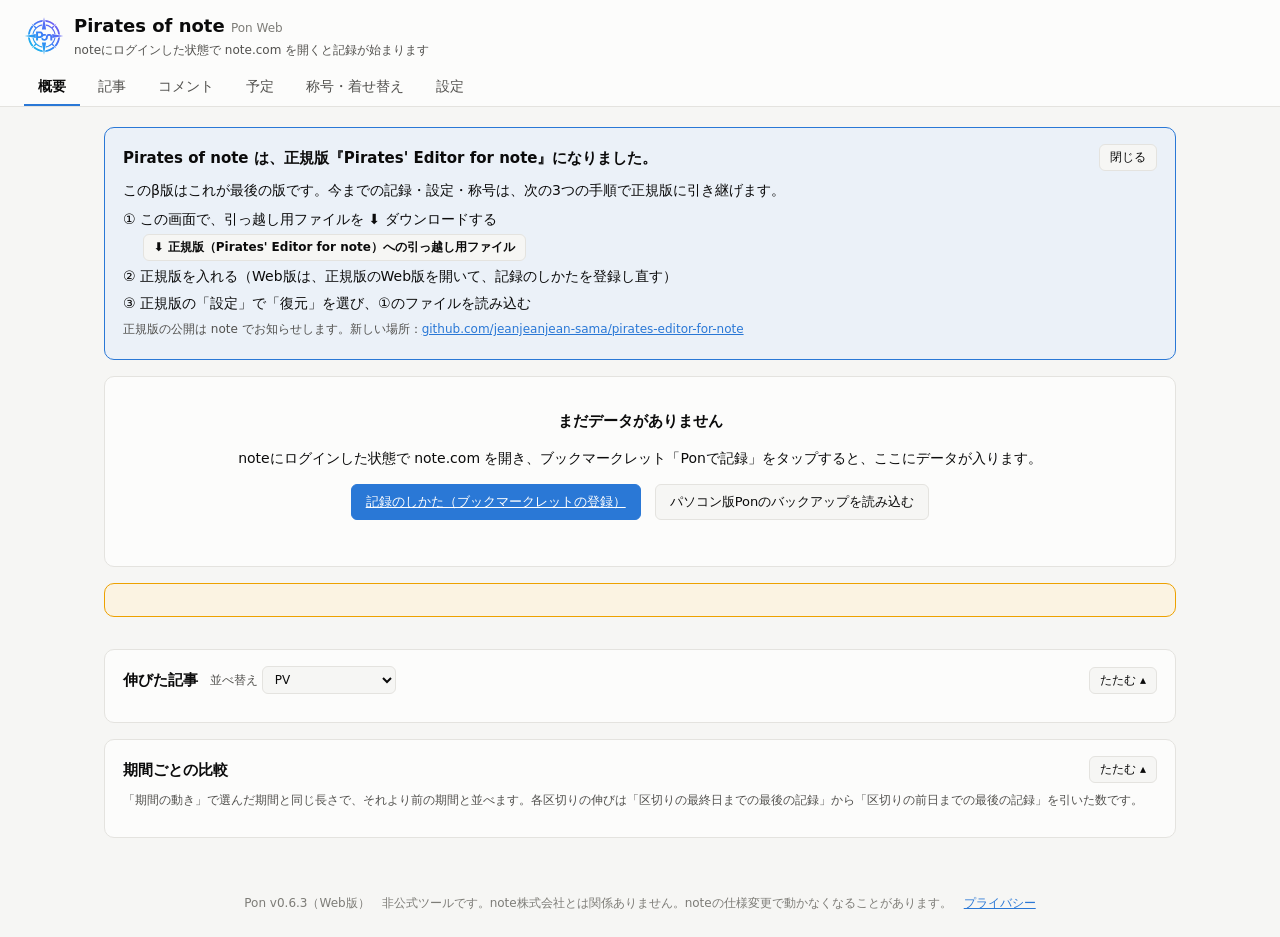
<file: docs/index.html>
<!doctype html>
<html lang="ja">
<head>
<meta charset="utf-8">
<meta name="viewport" content="width=device-width,initial-scale=1">
<title>Pirates of note</title>
<meta name="theme-color" content="#1e56a0">
<meta name="description" content="自分のnoteのアクセス数値を記録・分析する非公式ツール（Web版）">
<link rel="manifest" href="manifest.webmanifest">
<link rel="icon" href="icons/icon-192.png">
<link rel="apple-touch-icon" href="icons/apple-touch-icon.png">
<link rel="stylesheet" href="app/dashboard.css">
<script src="app/theme-boot.js"></script>
</head>
<body>
<header class="top">
  <div class="brand">
    <span class="logo" aria-hidden="true"><svg xmlns="http://www.w3.org/2000/svg" viewBox="0 0 100 100" role="img" aria-label="Pon"><defs><linearGradient id="ponlg" gradientUnits="userSpaceOnUse" x1="14" y1="86" x2="86" y2="14"><stop offset="0" stop-color="#14c3ea"/><stop offset="0.5" stop-color="#3a7df6"/><stop offset="1" stop-color="#7b57f2"/></linearGradient><mask id="ponlm" maskUnits="userSpaceOnUse" x="0" y="0" width="100" height="100"><circle cx="50" cy="50" r="37.8" fill="none" stroke="#fff" stroke-width="4.6"/><path d="M50.00,3.00L44.75,33.50L55.25,33.50Z M50.00,97.00L55.25,66.50L44.75,66.50Z M98.00,50.00L70.50,44.75L70.50,55.25Z M2.00,50.00L29.50,55.25L29.50,44.75Z M81.11,18.89L68.10,28.79L71.21,31.90Z M81.11,81.11L71.21,68.10L68.10,71.21Z M18.89,81.11L31.90,71.21L28.79,68.10Z M18.89,18.89L28.79,31.90L31.90,28.79Z" fill="#000" stroke="#000" stroke-width="2.6" stroke-linejoin="round"/><circle cx="50" cy="50" r="27.8" fill="none" stroke="#fff" stroke-width="2.7"/><path d="M50.00,3.00L44.75,33.50L55.25,33.50Z M50.00,97.00L55.25,66.50L44.75,66.50Z M98.00,50.00L70.50,44.75L70.50,55.25Z M2.00,50.00L29.50,55.25L29.50,44.75Z" fill="#000" stroke="#000" stroke-width="2.6" stroke-linejoin="round"/><path d="M50.00,3.00L44.75,33.50L55.25,33.50Z M50.00,97.00L55.25,66.50L44.75,66.50Z M98.00,50.00L70.50,44.75L70.50,55.25Z M2.00,50.00L29.50,55.25L29.50,44.75Z M81.11,18.89L68.10,28.79L71.21,31.90Z M81.11,81.11L71.21,68.10L68.10,71.21Z M18.89,81.11L31.90,71.21L28.79,68.10Z M18.89,18.89L28.79,31.90L31.90,28.79Z" fill="#fff"/><g transform="translate(30.200 38.580) scale(0.018828) translate(-35.0 -36.0)"><g transform="translate(0.000000,1302.000000) scale(0.100000,-0.100000)" fill="#fff" stroke="none"><path d="M376 12639 l-26 -20 0 -6043 0 -6043 21 -27 20 -26 1274 0 c1238 0 1273 1 1296 19 l24 19 5 1697 5 1697 23 18 c22 18 77 19 1285 23 1416 5 1443 6 1897 82 670 112 1349 375 1875 728 380 254 756 594 1040 942 688 840 1101 1139 1769 1278 148 30 156 31 426 31 271 0 277 -1 425 -32 329 -71 590 -186 867 -384 103 -74 129 -65 163 57 162 590 482 1195 927 1753 54 68 98 131 98 141 0 58 -341 267 -640 392 -469 196 -923 311 -1382 350 -177 16 -836 5 -953 -15 -49 -8 -142 -22 -205 -31 -63 -9 -158 -27 -210 -41 -52 -13 -101 -24 -110 -24 -22 0 -238 -61 -347 -99 -50 -17 -106 -31 -125 -31 -58 0 -67 20 -94 207 -113 807 -488 1563 -1058 2137 -175 176 -410 364 -626 500 -107 68 -358 216 -366 216 -2 0 -50 23 -106 51 -549 272 -1249 446 -1968 489 -100 6 -1156 10 -2681 10 l-2516 0 -27 -21z m5044 -2319 c466 -48 858 -215 1177 -499 295 -263 501 -685 553 -1136 89 -760 -147 -1478 -620 -1891 -275 -239 -558 -373 -960 -454 -215 -43 -391 -49 -1561 -50 -963 0 -966 0 -993 21 l-26 20 0 1978 c0 1691 2 1980 14 1997 13 17 32 19 238 25 370 10 2061 2 2178 -11z M17310 9290 c-115 -9 -512 -67 -545 -80 -13 -5 -64 -17 -112 -26 -517 -96 -1189 -401 -1598 -723 -601 -475 -1049 -1070 -1317 -1751 -45 -115 -165 -484 -178 -548 -7 -31 -20 -88 -31 -127 -10 -38 -27 -128 -39 -199 -11 -71 -22 -132 -25 -136 -3 -4 -14 -99 -25 -211 -11 -112 -22 -213 -25 -224 -2 -11 -9 -139 -15 -285 -14 -359 -27 -499 -61 -670 -120 -601 -390 -1040 -810 -1318 -124 -82 -442 -232 -492 -232 -7 0 -51 -11 -98 -25 -179 -53 -569 -75 -814 -47 -270 32 -625 152 -828 280 -325 206 -526 424 -713 772 -117 218 -155 320 -223 600 -16 63 -32 123 -36 133 -15 36 -54 19 -143 -61 -370 -330 -924 -691 -1396 -908 -161 -74 -451 -188 -560 -218 -62 -18 -106 -53 -106 -84 0 -36 53 -168 165 -412 162 -352 481 -797 805 -1121 353 -353 860 -695 1360 -917 238 -106 617 -226 855 -272 55 -10 120 -23 145 -29 45 -11 268 -39 520 -66 158 -17 670 -20 855 -5 454 37 1010 149 1286 258 30 12 107 42 171 66 441 169 960 496 1314 827 397 372 766 889 951 1334 131 315 176 451 248 755 96 407 112 539 140 1185 18 411 26 504 61 685 73 380 198 676 378 895 256 313 479 454 851 538 137 31 146 31 385 31 240 0 248 -1 380 -32 348 -82 569 -215 784 -472 247 -295 375 -631 440 -1150 l26 -206 0 -2265 c0 -1650 3 -2275 11 -2298 7 -19 22 -36 36 -42 14 -5 529 -9 1274 -9 l1250 0 24 25 25 24 0 2363 c0 2599 1 2556 -61 2968 -17 113 -42 248 -55 300 -13 52 -24 102 -24 110 0 20 -65 256 -95 345 -13 39 -33 102 -45 140 -78 255 -272 652 -452 930 -197 303 -516 633 -853 882 -150 110 -498 303 -675 373 -307 122 -563 204 -749 241 -52 10 -109 23 -125 29 -47 15 -419 68 -562 80 -141 11 -707 11 -854 0z"/></g></g></mask></defs><rect width="100" height="100" fill="url(#ponlg)" mask="url(#ponlm)"/></svg></span>
    <div>
      <h1>Pirates of note <span class="meta">Pon Web</span></h1>
      <p class="sub" id="whoami">読み込み中…</p>
      <a href="#" class="move-link" id="moveLink" data-move="open" hidden>正規版への引っ越し</a>
    </div>
  </div>
  <div class="tabs-wrap" id="tabsWrap">
  <nav class="tabs" role="tablist" id="tabsNav">
    <button role="tab" data-tab="overview" aria-selected="true">概要</button>
    <button role="tab" data-tab="articles">記事</button>
    <button role="tab" data-tab="comments">コメント <span class="pill" id="unrepliedBadge" hidden></span></button>
    <button role="tab" data-tab="calendar">予定 <span class="pill" id="deadlineBadge" hidden></span></button>
    <button role="tab" data-tab="crew">称号・着せ替え</button>
    <button role="tab" data-tab="data">設定</button>
  </nav>
  <button type="button" class="tabs-more left" data-tabs-scroll="-1" aria-label="タブを左へ" hidden>‹</button>
  <button type="button" class="tabs-more right" data-tabs-scroll="1" aria-label="タブを右へ（続きがあります）" hidden>›</button>
  </div>
</header>

<main>
  <!-- v0.6.3：正規版（Pirates' Editor for note）に移りました（中身は move.js） -->
  <div id="moveBanner" class="card banner move" role="region" aria-label="正規版への引っ越しの案内" hidden></div>
  <!-- 概要 -->
  <section id="tab-overview" class="tab">
    <div id="emptyState" class="card empty" hidden>
      <h2>まだデータがありません</h2>
      <p class="ext-only">noteにログインした状態で、note.com のページを開くと自動で記録が始まります（1日1回）。</p>
      <p class="ext-only"><button class="btn primary" data-action="run-now">今すぐ記録する</button></p>
      <p class="ext-only hint beta-move">β版・Web版を使っていた人は、そちらで ⬇ バックアップしたファイルをここで復元すると、記録と特典を引き継げます。<button type="button" class="linkish" data-action="goto-restore">復元する場所を開く</button></p>
      <p class="web-only">noteにログインした状態で note.com を開き、ブックマークレット「Ponで記録」をタップすると、ここにデータが入ります。</p>
      <p class="web-only"><a class="btn primary" href="install.html">記録のしかた（ブックマークレットの登録）</a>　<label class="btn">パソコン版Ponのバックアップを読み込む<input type="file" accept="application/json" class="importFileAlt" hidden></label></p>
    </div>
    <div id="accountBanner" class="card banner account" hidden role="alert"></div>
    <div id="betaBanner" class="card banner beta" hidden role="status"></div>
    <div id="fmtBanner" class="card banner" hidden role="status"></div>
    <div id="backupBanner" class="card banner web-only" hidden></div>
    <div id="soonBanner" class="card banner soon" hidden></div>
    <div id="startGuide" class="card banner start-guide" hidden></div>
    <div class="totals-box" id="totalsBox">
      <div class="totals-head" id="totalsHead" hidden></div>
      <div class="kpis" id="kpis"></div>
      <p class="meta" id="snapMeta"></p>
    </div>

    <!-- v0.6.2 E：期間の選択（率・期間の動き・伸びた記事・期間ごとの比較が同じ期間を使う）。スクロールしても上に見える -->
    <div class="period-bar" id="periodBar" hidden>
      <span class="pb-label">期間</span>
      <div id="growthPicker"></div>
      <div class="period-nav" id="periodNav"></div>
    </div>

    <div class="card" id="ratesCard" hidden>
      <div class="card-head">
        <h2>率（開封率・スキ率・コメント率）</h2>
        <div class="controls">
          <div class="seg" role="group" aria-label="率の範囲" id="ratesMode">
            <button type="button" data-rmode="total" aria-pressed="false">累計</button>
            <button type="button" data-rmode="period" aria-pressed="true">選んだ期間</button>
          </div>
          <label class="check"><input type="checkbox" id="ratesShow" checked> 表示する</label>
          <button type="button" class="linkish meta goto-setting" data-goto-setting="rates">設定で見る</button>
        </div>
      </div>
      <div id="ratesBody"></div>
    </div>

    <div class="card" id="periodCard" hidden>
      <div class="card-head">
        <h2>期間の動き <button type="button" class="btn small" data-action="share-open" title="noteの振り返り記事に使う文字や画像を作ります">共有用に出す</button></h2>
      </div>
      <div id="periodBody"></div>
    </div>

    <div class="card" id="growthCard">
      <div class="card-head">
        <h2>伸びた記事</h2>
        <div class="controls">
          <label>並べ替え
            <select id="growthMetric">
              <option value="pv">PV</option>
              <option value="like">スキ</option>
              <option value="comment">コメント</option>
              <option value="imp">インプレッション</option>
            </select>
          </label>
        </div>
      </div>
      <p class="meta" id="growthMeta"></p>
      <ol class="rank" id="growthList"></ol>
    </div>

    <div class="card" id="compareCard">
      <div class="card-head"><h2>期間ごとの比較</h2><span class="meta" id="compareMeta"></span></div>
      <p class="hint">「期間の動き」で選んだ期間と同じ長さで、それより前の期間と並べます。各区切りの伸びは「区切りの最終日までの最後の記録」から「区切りの前日までの最後の記録」を引いた数です。</p>
      <div id="compareBody"></div>
    </div>
  </section>

  <!-- 記事 -->
  <section id="tab-articles" class="tab" hidden>
    <div class="seg subtabs" role="group" aria-label="記事の見方">
      <button type="button" data-asub="articles" aria-pressed="true">一覧</button>
      <button type="button" data-asub="map" aria-pressed="false">マップ</button>
    </div>
    <div class="card" id="searchCard">
      <div class="card-head"><h2>記事を探す <span class="meta">本文・タイトル・ハッシュタグ・投稿日</span></h2></div>
      <div id="searchForm"></div>
    </div>
    <div class="card">
      <div class="card-head">
        <h2>どの記事がどう動いている？ <span class="meta" id="articleCount"></span></h2>
        <div class="seg" role="group" aria-label="表示">
          <button data-view="cards" aria-pressed="true">カード</button>
          <button data-view="table" aria-pressed="false">表</button>
        </div>
      </div>
      <div class="controls wrap">
        <div class="seg" role="group" aria-label="見る段階" id="stageSeg">
          <button data-stage="entry" aria-pressed="true">入口（インプレッション→PV）</button>
          <button data-stage="response" aria-pressed="false">反応（PV→スキ）</button>
        </div>
        <div class="seg" role="group" aria-label="並べ替え" id="orderSeg">
          <button data-order="new" aria-pressed="true">公開が新しい順</button>
          <button data-order="delta" aria-pressed="false">前回からの差が大きい順</button>
          <button data-order="pv" aria-pressed="false">PVが多い順</button>
          <button data-order="rate" aria-pressed="false">率が高い順</button>
        </div>
        <input type="search" id="articleSearch" placeholder="タイトルで絞り込み">
      </div>
      <div class="controls wrap trend-controls" id="trendControls" hidden></div>
      <p class="hint" id="cardsHint">棒はすべての記事で同じ物差し（対数目盛）です。縦の点線は全記事の中央値です。右端の数字は前回の記録からの増加です。</p>
      <div id="cardList"></div>
      <p id="cardMore" hidden><button class="btn" data-action="more-cards">さらに表示</button></p>
      <div class="table-wrap" id="tableWrap" hidden>
        <table class="grid" id="articleTable">
          <thead><tr>
            <th data-sort="title" class="l">タイトル</th>
            <th data-sort="publishedAt">公開日</th>
            <th data-sort="imp">インプレッション</th>
            <th data-sort="pv">PV</th>
            <th data-sort="dpv">PV 前回比</th>
            <th data-sort="like">スキ</th>
            <th data-sort="dlike">スキ 前回比</th>
            <th data-sort="comment">コメント</th>
            <th data-sort="ctr" title="PV ÷ インプレッション">開封率</th>
            <th data-sort="likeRate" title="スキ ÷ PV">スキ率</th>
          </tr></thead>
          <tbody></tbody>
        </table>
      </div>
    </div>
  </section>

  <!-- マップ -->
  <section id="tab-map" class="tab" hidden>
    <div class="seg subtabs" role="group" aria-label="記事の見方">
      <button type="button" data-asub="articles" aria-pressed="false">一覧</button>
      <button type="button" data-asub="map" aria-pressed="true">マップ</button>
    </div>
    <div class="card">
      <div class="card-head">
        <h2>全体の中でどんな位置？</h2>
        <div class="seg" role="group" aria-label="組み合わせ" id="mapSeg">
          <button data-map="a" aria-pressed="true">A: インプレッション → PV</button>
          <button data-map="b" aria-pressed="false">B: PV → スキ</button>
        </div>
      </div>
      <div class="controls map-controls">
        <span class="meta">補助線</span>
        <div class="seg" role="group" aria-label="補助線" id="mapGuideSeg">
          <button type="button" data-mguide="diag" aria-pressed="true">斜めの線（％の目安）</button>
          <button type="button" data-mguide="quad" aria-pressed="false">4つの区画</button>
        </div>
        <button type="button" class="linkish meta goto-setting" data-goto-setting="mapGuide">設定で見る</button>
        <label id="mapMinWrap" hidden><span id="mapMinLabel">インプレッションが</span> <input type="number" id="mapMin" min="0" step="10" value="100" inputmode="numeric"> 未満の記事は除く</label>
      </div>
      <p class="hint" id="mapHint"></p>
      <div class="legend" id="mapLegend"></div>
      <div class="legend quad-info" id="mapQuadInfo" hidden></div>
      <div id="mapChart" class="chart map"></div>
    </div>
  </section>

  <!-- コメント -->
  <section id="tab-comments" class="tab" hidden>
    <div class="card">
      <div class="card-head">
        <h2>未返信のコメント <span class="meta" id="unrepliedMeta"></span></h2>
        <div class="controls">
          <button class="btn small ext-only" data-action="recheck">今すぐ確認し直す</button>
          <label class="check"><input type="checkbox" id="showDismissed"> 対応済みも表示</label>
        </div>
      </div>
      <p class="hint">自分の記事についたコメントのうち、あなたがまだ返信していないものです（noteの「作者が返信済みか」の情報を使っています）。<span class="ext-only">返信すると、この画面を開いたときや、記事のページで30秒ほど待つと自動で消えます。</span><span class="web-only">返信したあと、noteでもう一度「Ponで記録」をタップすると消えます。</span>返信しないと決めたものは「対応済み」にできます。</p>
      <div id="unrepliedList"></div>
      <h3 class="subhead">返信への返信（要確認）</h3>
      <p class="hint">自分の記事のコメントのやり取りで、あなたが返信したあとに相手がまた書き込んだものです。そのやり取りで最後にあなたが返信すると、次に確かめたときに自動で消えます。返信しないと決めたものは「確認済み」にできます（相手がまた書き込むと、もう一度出ます）。</p>
      <div id="threadList"></div>
      <p class="hint look-at"><span id="commentLookAt"></span><span class="ext-only">　コメントに気づけるのは note を開いたときです。noteを開いたままにしておくと早く気づけます（通知を<span id="noticeEveryText">5分</span>ごとに確かめます）。</span><span class="web-only">　コメントは、noteで「Ponで記録」をタップしたときに確かめます。</span> <button type="button" class="linkish meta goto-setting ext-only" data-goto-setting="noticeEvery">設定で見る</button></p>
    </div>

    <div class="card">
      <div class="card-head"><h2>自分のコメントへの返信（未確認） <span class="meta" id="mineRepliesMeta"></span></h2>
        <button type="button" class="linkish meta goto-setting" data-goto-setting="badgeMineReplies">設定で見る</button></div>
      <p class="hint">他の人の記事に書いたあなたのコメントに、返信が来たものです。「確認済み」を押すまで残ります。そのやり取りで最後にあなたが返信すると、自動で消えます。noteの通知から拾っているため、通知を切っている人や、通知が流れてしまった返信は出ません。</p>
      <div id="mineRepliesList"></div>
    </div>

    <div class="card">
      <div class="card-head"><h2>自分がコメントした記事 <span class="meta" id="myCommentsMeta"></span></h2></div>
      <p class="hint">他の人の記事を開いたときにコメント欄から見つけたものと、通知（あなたのコメントへの返信・スキ）から見つけたものを記録しています。noteには自分のコメント一覧の機能がないため、拡張機能を入れる前のコメントは、その記事を開き直すか、返信・スキの通知が来たときに追加されます。</p>
      <div id="myCommentsList"></div>
    </div>
  </section>

  <!-- データ・設定 -->
  <!-- 称号・着せ替え -->
  <!-- カレンダー（v0.6.0 ⑨） -->
  <section id="tab-calendar" class="tab" hidden>
    <div class="card" id="calSoon" hidden></div>
    <div class="card" id="calCard">
      <div class="card-head">
        <h2 id="calTitle">カレンダー</h2>
        <div class="controls">
          <button type="button" class="btn small" data-cal="prev" aria-label="前の月">←</button>
          <button type="button" class="btn small" data-cal="today">今月</button>
          <button type="button" class="btn small" data-cal="next" aria-label="次の月">→</button>
          <button type="button" class="btn small primary" data-cal="add">＋ 予定を足す</button>
        </div>
      </div>
      <p class="hint">投稿した日は、Ponの記録（記事の公開日）から自動で出ます。「投稿予定」（特定の日か期間）、「コンテスト」（開始日〜終了日）、「その他」の予定は手で入れられます。日付を押すと、その日の予定を足せます。通知は出しません（この画面を開いたときに、近い締切・予定を表示します）。</p>
      <div class="cal-legend" id="calLegend"><span class="lg"><i class="cal-mk posted">●</i>投稿した記事</span><span class="lg"><i class="cal-mk post">○</i>投稿予定</span><span class="lg"><i class="cal-mk contest">⚑</i>コンテスト</span><span class="lg"><i class="cal-mk other">◆</i>その他</span><span class="lg"><i class="cal-bandmk contest"></i>期間の予定（帯）</span><span class="lg"><i class="cal-bandmk post soft"></i>投稿予定・その他の期間（薄い帯）</span><button type="button" class="linkish meta" data-cal="colors">色を変える</button></div>
      <div id="calGrid" class="cal-grid" role="grid" aria-labelledby="calTitle"></div>
      <h3 class="subhead">この月の予定と投稿</h3>
      <ul id="calList" class="cal-list"></ul>
    </div>
    <div class="card" id="missionCard">
      <div class="card-head"><h2>セルフミッション <span class="meta" id="missionMeta"></span></h2><button type="button" class="btn small primary" data-m="new">＋ ミッションを作る</button></div>
      <p class="hint">自分で決める目標です。進み具合は、Ponの記録から自動で計算します。連続投稿は「お休みの日」を決められます（お休みの日は投稿しなくても途切れません。今日まだ投稿していなくても途切れません）。</p>
      <ul id="missionList" class="m-list"></ul>
    </div>
  </section>

  <section id="tab-crew" class="tab" hidden>
    <div class="card perk-status" id="perkStatus"></div>
    <div class="crew-grid">
      <div class="card">
        <h2>称号</h2>
        <p class="hint">画面の上、名前の前に表示されます。海賊・海軍・海の住人の肩書から選ぶか、「自由に名乗る」で好きな肩書を入れてください（16文字まで）。</p>
        <p><select id="titleSel" aria-label="称号"></select></p>
        <p><input type="text" id="titleCustom" maxlength="16" placeholder="例：砂漠の航海士" aria-label="自由な称号" hidden></p>
        <p class="meta" id="titleMsg"></p>
        <h3 class="subhead">二つ名</h3>
        <p class="hint">名前の前に付ける言葉です（12文字まで。例：「鉄壁の」）。画面の上の名前と、手配書に表示されます。フォローしなくても使えます。</p>
        <p><input type="text" id="epithetInput" class="epithet-input" maxlength="24" placeholder="例：鉄壁の" aria-label="二つ名" autocomplete="off"></p>
        <p class="epithet-ideas" id="epithetIdeas"></p>
        <p class="meta" id="epithetMsg" role="status"></p>
      </div>
      <div class="wanted" id="wanted" aria-label="手配書（称号のプレビュー）"></div>
    </div>
    <div class="card">
      <h2>着せ替え</h2>
      <div class="themes" id="themeList"></div>
      <p class="hint">グラフの色（インプレッション＝青、PV＝橙、スキ＝緑）は、どの着せ替えでも同じです。パソコンやスマホの「ダークモード」に合わせて、暗い配色にも切り替わります。</p>
    </div>
    <div class="card">
      <h2>特別な称号</h2>
      <p class="hint">作者ジァン=サマー（@jeanjeanjean）の記事にスキ・コメント・引用をすると増えます。引用は、Ponに記録した自分の記事の本文に、彼の記事のURL（埋め込み）があるかで判定します。</p>
      <ul class="unlocks" id="unlockList"></ul>
    </div>
  </section>

  <section id="tab-data" class="tab" hidden>
    <div class="card" id="allSettings">
      <div class="card-head"><h2>設定の一覧</h2></div>
      <p class="hint">Ponの設定はここですべて見られます。その場の切り替え（記事の一覧の上の「見出し画像」など）で変えたものも、ここに出ます。</p>
      <div id="settingsList" class="settings-list"></div>
    </div>

    <div class="card explain">
      <h2>「記録」と「ダウンロード」の違い</h2>
      <div class="flow">
        <span class="fstep">note</span><span class="farrow">→</span>
        <span class="fstep store">Ponに<b>記録</b><small>このブラウザの中</small></span><span class="farrow">→</span>
        <span class="fstep file">⬇ <b>ダウンロード</b><small>パソコンのファイル</small></span>
      </div>
      <p class="hint"><b>記録</b>は、Ponがグラフや一覧を表示するために、このブラウザの中にデータを貯めておくことです。ファイルとしては見えません。<br>
      <b>⬇ ダウンロード</b>のボタンを押すと、パソコンの「ダウンロード」フォルダにファイル（CSVなど）が保存され、Excelなどで開けます。</p>
    </div>

    <div class="card web-only">
      <h2>記録する</h2>
      <p>noteにログインした状態で <a href="https://note.com/" target="_blank" rel="noopener">note.com</a> を開き、ブックマークレット「<b>Ponで記録</b>」をタップします。記録が終わると自動でこの画面に戻り、データが追加されます。</p>
      <p><a class="btn primary" href="install.html">ブックマークレットの登録方法</a></p>
      <p class="hint">スマホでは自動では記録されません。毎日1回タップすると、日ごとの増え方がきれいに記録されます。本文の記録はパソコン版Pon（Chrome拡張機能）でできます。</p>
    </div>

    <div class="card" id="accountCard">
      <h2>記録するアカウント</h2>
      <div id="accountBody"></div>
    </div>

    <div class="card" id="mixedCard">
      <h2>別のアカウントの記録の疑い</h2>
      <div id="mixedBody"></div>
    </div>

    <div class="card" id="featureCard">
      <h2>表示する機能</h2>
      <p class="hint">使わない機能は、ここで表示をOFFにできます（記録したデータは消えません。ONに戻すとまた表示されます）。noteとの通信を止めたいときは、<span class="ext-only">下の「noteから記録する」の設定をOFFにしてください。</span><span class="web-only">Web版は、ブックマークレット「Ponで記録」をタップしたときだけnoteと通信します。</span>記録する前のアカウントの確認（上の「記録するアカウント」）は、記録が混ざらないように、いつもONです。</p>
      <div id="featureList" class="feature-list"></div>
    </div>

    <div class="card" id="colorCard">
      <div class="card-head"><h2>グラフとカレンダーの色</h2><button type="button" class="btn small" data-color-reset-all="">すべて元の色に戻す</button></div>
      <p class="hint">ここで決めた色を、概要のグラフ・記事カードの棒と線・マップの点・共有用の画像・カレンダーのすべてに使います。変えていない色は、着せ替え（明るい画面・暗い画面）ごとの元の色のままです。背景と見分けにくい色を選ぶと ⚠ が出ます。</p>
      <div id="colorList" class="color-list"></div>
    </div>

    <div class="card ext-only">
      <h2>noteから記録する</h2>
      <p><button class="btn primary" data-action="run-now">今すぐ記録する</button> <span class="meta" id="runStatus"></span></p>
      <p class="hint">noteのタブが開いていない場合は、noteのトップページを裏で開いて記録し、終わったら自動で閉じます。noteへのアクセスは1秒以上の間隔をあけて行います。</p>
      <div class="settings">
        <label class="check"><input type="checkbox" data-setting="autoCollect"> note を開いたときに1日1回、自動で記録する</label>
        <label class="check"><input type="checkbox" data-setting="finalizePrev"> 前の日の記録を確定する（記録した日の数字を、noteの「その日の終わり」の数字に直します。前の日の統計も読みます）</label>
        <label class="check"><input type="checkbox" data-setting="checkComments"> 未返信コメントを確認する（6時間ごと）</label>
        <label class="check"><input type="checkbox" data-setting="recordMyComments"> 自分が書いたコメントを記録する</label>
        <label class="check"><input type="checkbox" data-setting="perkCheck"> 称号・着せ替えのために、@jeanjeanjean のフォロー・スキ・コメントを確認する（週に1回）</label>
      </div>
    </div>

    <div class="card" id="bodyCard">
      <div class="card-head"><h2>記事の本文をダウンロード</h2></div>
      <p class="hint ext-only">ボタンを押すと、Ponにまだ記録していない記事の本文をnoteから取り込んでから、<b>全記事分のファイルをパソコンにダウンロード</b>します。初回は1記事1秒以上の間隔をあけるため、約200記事で4分ほどかかります（その間はこの画面を開いたままにしてください）。2回目からは、新しい記事の分だけ取り込むのですぐに終わります。</p>
      <p class="hint web-only">Web版では本文をnoteから取り込めません。パソコン版Pon（Chrome拡張機能）のバックアップを読み込むと、ここからダウンロードできます。</p>
      <div class="btn-row">
        <button class="btn primary dl" data-action="bodies-csv">⬇ 全記事の本文をダウンロード（CSV）</button>
        <button class="btn dl" data-action="bodies-md">⬇ 全記事の本文をダウンロード（Markdown・ZIP）</button>
      </div>
      <p class="meta"><span id="bodyProgress"></span> <button class="btn small" id="bodyStop" data-action="bodies-stop" hidden>止める</button></p>
      <p class="meta">Ponに記録済みの本文：<span id="bodyMeta"></span></p>
      <h3 class="subhead">記事を選んでダウンロード</h3>
      <p class="hint">Ponに本文を記録してある記事から選んで、ダウンロードします（ここではnoteから取り込みません）。</p>
      <div id="bodyExport"></div>
      <details class="more">
        <summary>くわしい設定・説明</summary>
        <p class="hint">CSVの列は GAS版の「記事一覧」シートと同じ順（A:URL / B:タイトル / C:本文 / D:日付）で、後ろに文字数・ハッシュタグ・有料/無料などが続きます。本文が3万文字を超える記事は「本文(続き2)」以降の列に分けています（Excelの1セルの上限対策）。1記事だけ欲しいときは、「記事」タブの各記事にある「⬇ 本文をダウンロード」を押してください。</p>
        <p class="ext-only"><button class="btn small" data-action="bodies-all">記事を書き直したときに：全記事の本文を取り込み直してダウンロード</button></p>
        <label class="check ext-only"><input type="checkbox" data-setting="saveBodies"> 新しく公開した記事の本文を、毎日の記録のときにPonに取り込んでおく</label>
      </details>
    </div>

    <div class="card" id="backupCard">
      <h2>数値のダウンロード・バックアップ</h2>
      <div class="btn-row">
        <button class="btn dl" data-action="csv-latest">⬇ 最新の数値をダウンロード（CSV）</button>
        <button class="btn dl" data-action="csv-all">⬇ これまでの全記録をダウンロード（CSV）</button>
      </div>
      <h3 class="subhead">バックアップ</h3>
      <p class="hint">Ponに記録したデータは、このブラウザの中にだけあります。<span class="ext-only">拡張機能を削除すると消えるので、</span><span class="web-only">ブラウザの「Cookieとサイトデータ」を削除すると消え、機種変更でも引き継がれないので、</span>ときどきバックアップファイルをダウンロードしておいてください。パソコン版とWeb版のバックアップは互いに読み込めます。<span id="storageInfo"></span></p>
      <div class="btn-row">
        <button class="btn dl" data-action="json-backup">⬇ バックアップをダウンロード（JSON）</button>
        <button class="btn web-only" data-action="share-backup">⬆ バックアップを共有（ドライブなどに置く）</button>
        <label class="btn">⬆ バックアップファイルから復元<input type="file" accept="application/json" id="importFile" hidden></label>
      </div>
      <h3 class="subhead">正規版への引っ越し</h3>
      <p class="hint">Pirates of note は、正規版『Pirates' Editor for note』になりました。下のファイルを ⬇ ダウンロードして、正規版の「復元」で読み込むと、記録・設定・称号を引き継げます（このファイルはβ版のPonでは読み込めません）。</p>
      <div class="btn-row">
        <button class="btn dl" data-action="move-file">⬇ 正規版（Pirates' Editor for note）への引っ越し用ファイル</button>
      </div>
    </div>

    <div class="card">
      <h2>動作ログ</h2>
      <ul class="logs" id="logList"></ul>
    </div>

    <div class="card danger">
      <h2>データの削除</h2>
      <p><button class="btn danger" data-action="wipe">Ponに記録したデータをすべて削除</button></p><p class="hint">ダウンロードしたファイル（パソコンの「ダウンロード」フォルダにあるもの）は消えません。</p>
    </div>
  </section>
</main>

<footer class="foot">
  <span class="ver" id="ponVersion"></span>非公式ツールです。note株式会社とは関係ありません。noteの仕様変更で動かなくなることがあります。<span class="web-only">　<a href="privacy.html">プライバシー</a></span>
</footer>

<div id="tooltip" class="tooltip" role="status" hidden></div>
<script src="app/env.js"></script>
<script src="app/db.js"></script>
<script src="app/data.js"></script>
<script src="app/store.js"></script>
<script src="app/web.js"></script>
<script src="app/threads.js"></script>
<script src="app/backup.js"></script>
<script src="app/dashboard.js"></script>
<script src="app/periods.js"></script>
<script src="app/views.js"></script>
<script src="app/cardtrend.js"></script>
<script src="app/share.js"></script>
<script src="app/search.js"></script>
<script src="app/calendar.js"></script>
<script src="app/missions.js"></script>
<script src="app/features.js"></script>
<script src="app/account.js"></script>
<script src="app/beta.js"></script>
<script src="app/colors.js"></script>
<script src="app/settings.js"></script>
<script src="app/guide.js"></script>
<script src="app/bodies.js"></script>
<script src="app/perks.js"></script>
<script src="app/webapp.js"></script>
<script src="app/move.js"></script>
</body>
</html>
</file>
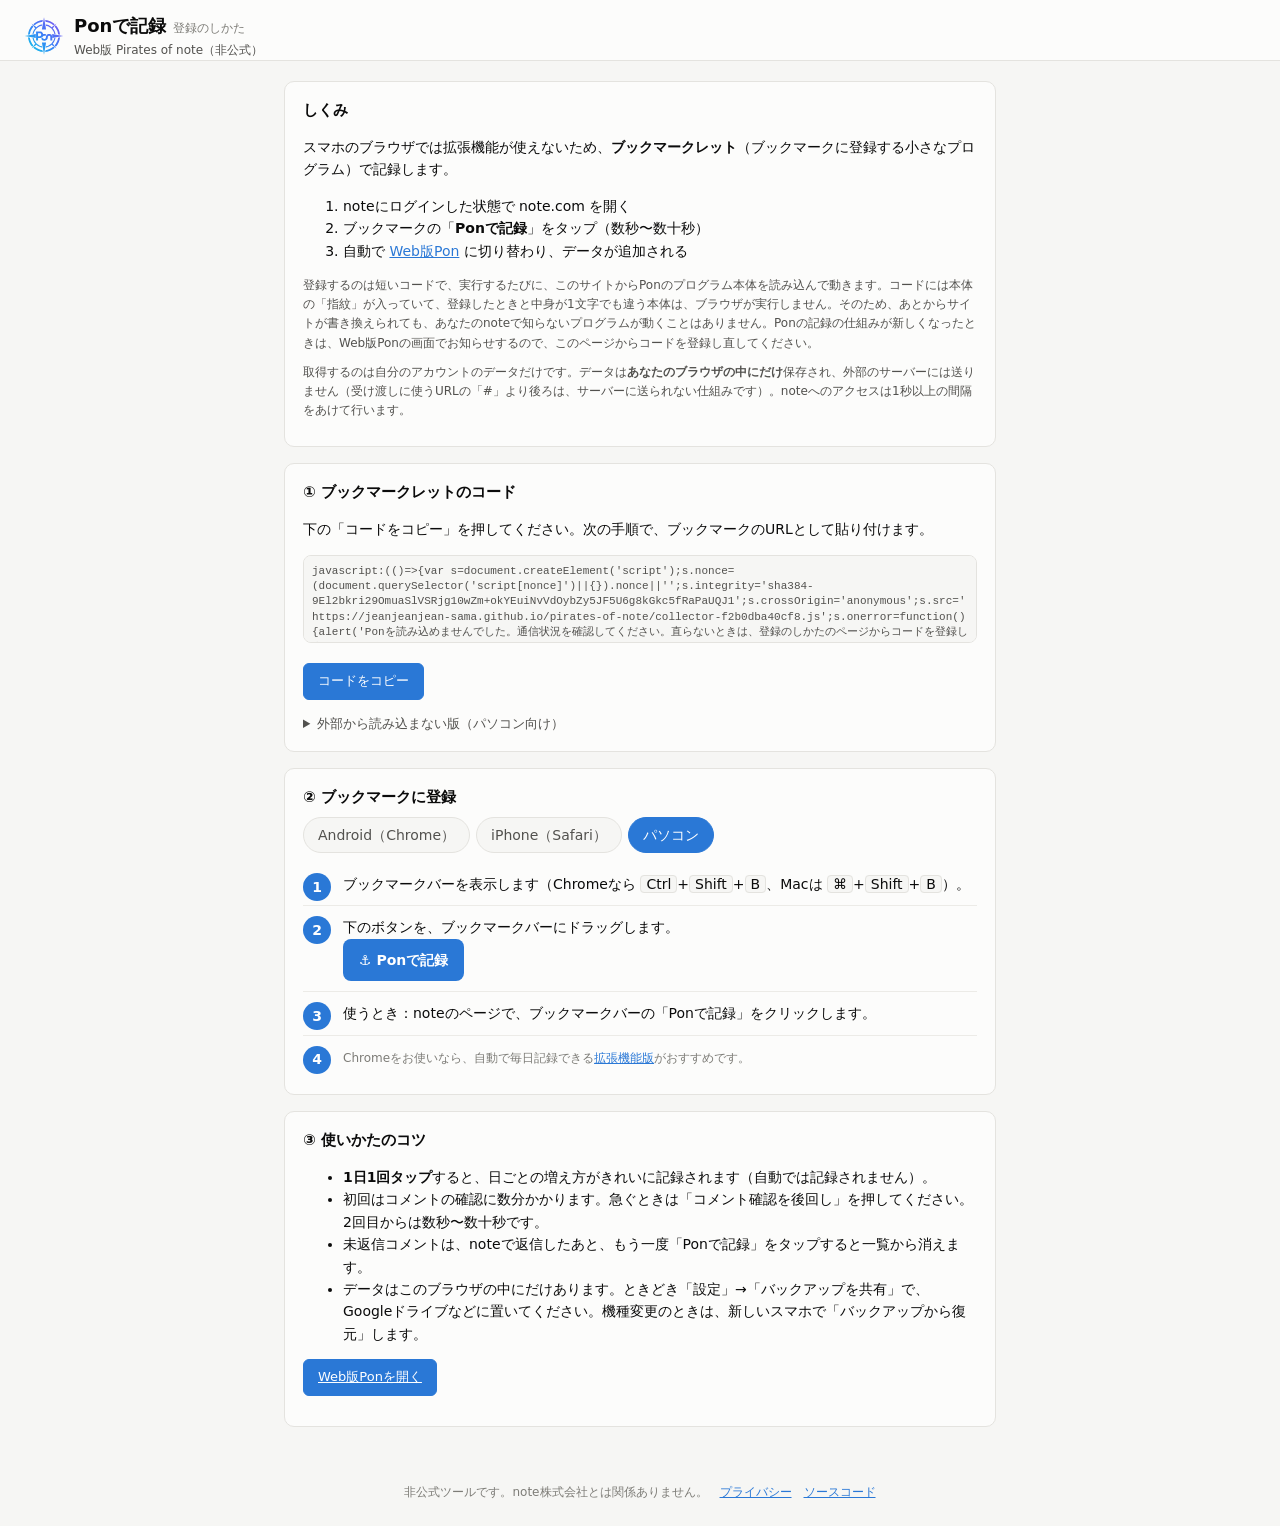
<file: docs/install.html>
<!doctype html>
<html lang="ja">
<head>
<meta charset="utf-8">
<meta name="viewport" content="width=device-width,initial-scale=1">
<title>Ponで記録 — 登録のしかた</title>
<link rel="icon" href="icons/icon-192.png">
<link rel="apple-touch-icon" href="icons/apple-touch-icon.png">
<link rel="stylesheet" href="app/dashboard.css">
<style>
  main { max-width: 760px; }
  .steps { counter-reset: s; list-style: none; padding: 0; margin: 0; }
  .steps > li { counter-increment: s; position: relative; padding: 10px 0 10px 40px; border-top: 1px solid var(--grid); }
  .steps > li:first-child { border-top: 0; }
  .steps > li::before { content: counter(s); position: absolute; left: 0; top: 10px; width: 28px; height: 28px; border-radius: 50%; background: var(--accent); color: #fff; font-weight: 700; display: flex; align-items: center; justify-content: center; }
  .code { width: 100%; height: 88px; font: 11px/1.4 ui-monospace, monospace; border: 1px solid var(--line); border-radius: 8px; padding: 8px; background: var(--bg); color: var(--text-2); resize: none; }
  .drag { display: inline-block; padding: 10px 16px; border-radius: 8px; background: var(--accent); color: #fff; font-weight: 700; text-decoration: none; cursor: grab; }
  .tabs2 { display: flex; gap: 6px; flex-wrap: wrap; margin-bottom: 10px; }
  .tabs2 button { border: 1px solid var(--line); background: var(--bg); color: var(--text-2); border-radius: 999px; padding: 6px 14px; font: inherit; cursor: pointer; }
  .tabs2 button[aria-pressed="true"] { background: var(--accent); border-color: var(--accent); color: #fff; }
  .shot { display: block; max-width: 100%; border: 1px solid var(--line); border-radius: 10px; margin-top: 8px; }
  kbd { font: inherit; background: var(--bg); border: 1px solid var(--line); border-radius: 4px; padding: 0 5px; }
</style>
</head>
<body>
<header class="top">
  <div class="brand"><span class="logo" aria-hidden="true"><img src="icons/pon-logo.svg" alt=""></span><div><h1>Ponで記録 <span class="meta">登録のしかた</span></h1><p class="sub">Web版 Pirates of note（非公式）</p></div></div>
</header>
<main>
  <div class="card">
    <h2>しくみ</h2>
    <p>スマホのブラウザでは拡張機能が使えないため、<b>ブックマークレット</b>（ブックマークに登録する小さなプログラム）で記録します。</p>
    <ol>
      <li>noteにログインした状態で note.com を開く</li>
      <li>ブックマークの「<b>Ponで記録</b>」をタップ（数秒〜数十秒）</li>
      <li>自動で <a href="./">Web版Pon</a> に切り替わり、データが追加される</li>
    </ol>
    <p class="hint">登録するのは短いコードで、実行するたびに、このサイトからPonのプログラム本体を読み込んで動きます。コードには本体の「指紋」が入っていて、登録したときと中身が1文字でも違う本体は、ブラウザが実行しません。そのため、あとからサイトが書き換えられても、あなたのnoteで知らないプログラムが動くことはありません。Ponの記録の仕組みが新しくなったときは、Web版Ponの画面でお知らせするので、このページからコードを登録し直してください。</p>
    <p class="hint">取得するのは自分のアカウントのデータだけです。データは<b>あなたのブラウザの中にだけ</b>保存され、外部のサーバーには送りません（受け渡しに使うURLの「#」より後ろは、サーバーに送られない仕組みです）。noteへのアクセスは1秒以上の間隔をあけて行います。</p>
  </div>

  <div class="card">
    <h2>① ブックマークレットのコード</h2>
    <p>下の「コードをコピー」を押してください。次の手順で、ブックマークのURLとして貼り付けます。</p>
    <textarea class="code" id="code" readonly></textarea>
    <p class="btn-row"><button class="btn primary" id="copy">コードをコピー</button> <span class="meta" id="copied"></span></p>
    <details class="more">
      <summary>外部から読み込まない版（パソコン向け）</summary>
      <p class="hint">プログラム全体をブックマークに入れる長い版です。このサイトから読み込まずに動きます。記録の仕組みが新しくなったときは、同じように登録し直してください。スマホ（特にAndroid）では長すぎて途中で切れ、動かないことがあります。</p>
      <textarea class="code" id="codeFull" readonly></textarea>
    </details>
  </div>

  <div class="card">
    <h2>② ブックマークに登録</h2>
    <div class="tabs2" role="group" aria-label="端末">
      <button data-os="android" aria-pressed="true">Android（Chrome）</button>
      <button data-os="iphone" aria-pressed="false">iPhone（Safari）</button>
      <button data-os="pc" aria-pressed="false">パソコン</button>
    </div>

    <ol class="steps" data-panel="android">
      <li>このページを開いたまま、Chromeの右上の <kbd>⋮</kbd> → <b>☆</b>（ブックマークに追加）をタップします。</li>
      <li>画面下に出る「<b>編集</b>」をタップします（見逃したら <kbd>⋮</kbd> → ブックマーク → 追加したブックマークの <kbd>⋮</kbd> → 編集）。</li>
      <li><b>名前</b>を「<b>Ponで記録</b>」に変えます。</li>
      <li><b>URL</b>の欄を長押しして全部消し、①でコピーしたコードを貼り付けて保存します。</li>
      <li>使うとき：noteのページで、<b>アドレスバーに「Ponで記録」と入力</b>し、候補に出る<b>☆マークの「Ponで記録」</b>をタップします。<br><span class="meta">※候補の一番上に出る検索ではなく、☆のついたブックマークを選んでください。</span></li>
      <!-- 画像を追加する場合： <img class="shot" src="img/android-1.png" alt="…"> -->
    </ol>

    <ol class="steps" data-panel="iphone" hidden>
      <li>このページを開いたまま、Safariの下にある <b>共有ボタン</b>（□に↑）をタップし、「<b>ブックマークを追加</b>」を選んで保存します。</li>
      <li>下の <b>本のアイコン</b>（ブックマーク）をタップし、右下の「<b>編集</b>」を押して、いま追加したブックマークをタップします。</li>
      <li><b>名前</b>を「<b>Ponで記録</b>」に変えます。</li>
      <li><b>アドレス</b>の欄の <kbd>ⓧ</kbd> を押して消し、①でコピーしたコードを貼り付けて「完了」を押します。</li>
      <li>使うとき：noteのページで、本のアイコン → 「<b>Ponで記録</b>」をタップします。</li>
      <li><b>このWeb版Ponを「ホーム画面に追加」してください</b>（共有ボタン → ホーム画面に追加）。iPhoneのSafariは、7日間開かないサイトのデータを消すことがありますが、ホーム画面に追加すると対象外になります。</li>
    </ol>

    <ol class="steps" data-panel="pc" hidden>
      <li>ブックマークバーを表示します（Chromeなら <kbd>Ctrl</kbd>+<kbd>Shift</kbd>+<kbd>B</kbd>、Macは <kbd>⌘</kbd>+<kbd>Shift</kbd>+<kbd>B</kbd>）。</li>
      <li>下のボタンを、ブックマークバーにドラッグします。<br><a class="drag" id="drag" href="#">⚓ Ponで記録</a></li>
      <li>使うとき：noteのページで、ブックマークバーの「Ponで記録」をクリックします。</li>
      <li><span class="meta">Chromeをお使いなら、自動で毎日記録できる<a href="https://github.com/jeanjeanjean-sama/pirates-of-note/releases">拡張機能版</a>がおすすめです。</span></li>
    </ol>
  </div>

  <div class="card">
    <h2>③ 使いかたのコツ</h2>
    <ul>
      <li><b>1日1回タップ</b>すると、日ごとの増え方がきれいに記録されます（自動では記録されません）。</li>
      <li>初回はコメントの確認に数分かかります。急ぐときは「コメント確認を後回し」を押してください。2回目からは数秒〜数十秒です。</li>
      <li>未返信コメントは、noteで返信したあと、もう一度「Ponで記録」をタップすると一覧から消えます。</li>
      <li>データはこのブラウザの中にだけあります。ときどき「設定」→「バックアップを共有」で、Googleドライブなどに置いてください。機種変更のときは、新しいスマホで「バックアップから復元」します。</li>
    </ul>
    <p><a class="btn primary" href="./">Web版Ponを開く</a></p>
  </div>
</main>
<footer class="foot">非公式ツールです。note株式会社とは関係ありません。　<a href="privacy.html">プライバシー</a>　<a href="https://github.com/jeanjeanjean-sama/pirates-of-note">ソースコード</a></footer>
<script>
  const CODE = "javascript:(()=>{var s=document.createElement('script');s.nonce=(document.querySelector('script[nonce]')||{}).nonce||'';s.integrity='sha384-9El2bkri29OmuaSlVSRjg10wZm+okYEuiNvVdOybZy5JF5U6g8kGkc5fRaPaUQJ1';s.crossOrigin='anonymous';s.src='https://jeanjeanjean-sama.github.io/pirates-of-note/collector-f2b0dba40cf8.js';s.onerror=function(){alert('Ponを読み込めませんでした。通信状況を確認してください。直らないときは、登録のしかたのページからコードを登録し直してください。')};document.body.appendChild(s)})();";
  document.getElementById('code').value = CODE;
  document.getElementById('codeFull').value = "javascript:(async()=>{var e=(()=>{const e=\"jeanjeanjean\",t=/note\\.com\\/jeanjeanjean\\/n\\/n[0-9a-z]+/i,n=864e5;function o(e){return{v:1,urlname:e,checkedAt:0,following:!1,total:0,likedKeys:[],commentedKeys:[],quotedKeys:[],scannedKeys:[]}}const a=(e,t)=>t||!e.checkedAt||Date.now()-e.checkedAt>(e.following?7*n:n);return{CAPTAIN:e,QUOTE_RE:t,check:async function(n){const{getJson:s,me:r}=n,i=function(e,t){return e&&e.urlname===t.urlname?{...o(t.urlname),...e}:o(t.urlname)}(n.prev,r),c=e=>{try{n.onProgress&&n.onProgress(e)}catch(e){}};if(r.urlname===e)return{...i,captain:!0,following:!0,checkedAt:Date.now()};if(a(i,n.force)){c(\"ジァン=サマーとの縁を確認中…\");const t=await s(`/api/v2/creators/${e}`);if(i.following=!!(t&&t.data&&t.data.isFollowing),i.following){const t=[];for(let n=1;n<=30;n++){const o=await s(`/api/v2/creators/${e}/contents?kind=note&page=${n}`),a=o&&o.data||{};for(const e of a.contents||[])e&&e.key&&t.push({key:e.key,liked:!!e.isLiked,comments:e.commentCount||0});if(a.isLastPage||!(a.contents||[]).length)break}i.total=t.length,i.likedKeys=t.filter(e=>e.liked).map(e=>e.key);const n=new Set(i.commentedKeys.filter(e=>t.some(t=>t.key===e))),o=t.filter(e=>e.comments>0&&!n.has(e.key)).slice(0,60);for(let e=0;e<o.length;e++){c(`ジァン=サマーの記事のコメントを確認中… ${e+1} / ${o.length}`);try{let t=1;for(;t&&t<=3;){const a=await s(`/api/v3/notes/${o[e].key}/note_comments?page=${t}`);if((a.data||[]).some(e=>e&&e.user&&e.user.urlname===r.urlname)){n.add(o[e].key);break}t=a.next_page||null}}catch(e){}}i.commentedKeys=[...n]}i.checkedAt=Date.now()}if(i.following&&Array.isArray(n.ownKeys)){const e=new Set([...i.scannedKeys,...n.skipKeys||[]]),o=n.ownKeys.filter(t=>t&&!e.has(t)).slice(0,n.maxScan||15),a=new Set(i.quotedKeys);for(let e=0;e<o.length;e++){c(`自分の記事の引用を確認中… ${e+1} / ${o.length}`);try{const r=await s(`/api/v3/notes/${o[e]}`),c=r&&r.data||{};t.test(c.body||\"\")&&a.add(o[e]),i.scannedKeys.push(o[e]),n.onBody&&await n.onBody(o[e],c)}catch(t){/404/.test(String(t&&t.message))&&i.scannedKeys.push(o[e])}}i.quotedKeys=[...a],i.scannedKeys=i.scannedKeys.slice(-3e3)}return i},isDue:a}})();const t=(()=>{const e=e=>String(e||\"\").trim().toLowerCase();function t(t,n,o){const a=e(o),s=[t,...n||[]].filter(Boolean),r=t=>e(t&&t.user&&t.user.urlname),i=s.some(e=>r(e)===a),c=s.reduce((e,t)=>!e||String(t.created_at||\"\")>=String(e.created_at||\"\")?t:e,null),l=r(c);return{mine:i,lastBy:l,lastByName:c&&c.user&&(c.user.nickname||c.user.urlname)||\"\",lastAt:c&&c.created_at||\"\",lastKey:c&&c.key||\"\",needs:i&&!!l&&l!==a}}async function n(e,t,n,o=20){const a=[];for(let s=1;s&&s<=o;){const o=await e(`/api/v3/notes/${t}/note_comments?per_page=10&page=${s}&parent_key=${encodeURIComponent(n)}&order=oldest`);a.push(...o&&o.data||[]),s=o&&o.next_page||null}return a}const o=e=>e&&e.rootKey?`thr:${e.rootKey}@${e.lastAt||\"\"}`:`thr:${e&&e.id}`,a=(e,t={})=>!(!e||e.rootKey&&!e.needs||t[o(e)]),s=e=>!!e&&!1===e.own,r=(e,t={})=>!s(e)||!1!==(t&&t.badgeMineReplies);return{judge:t,fetchReplies:n,check:async function({getJson:o,note:a,roots:s,me:r,prev:i={},force:c=!1,own:l=!0,find:d=[],maxFind:u=10}){const m=e(r),f=[],y=new Set((d||[]).filter(Boolean)),p=new Set,h=new Set,k=(e,n)=>{h.add(e.key),p.add(e.key);for(const e of n)e&&e.key&&p.add(e.key);const o=t(e,n,m);o.mine&&f.push({id:e.key,rootKey:e.key,noteKey:a.key,title:a.title||\"\",url:a.url?`${a.url.replace(/[?#].*$/,\"\")}?c=${encodeURIComponent(e.key)}`:\"\",own:l,replyCount:e.reply_count,needs:o.needs,lastBy:o.lastBy,lastByName:o.lastByName,lastAt:o.lastAt,lastKey:o.lastKey,by:o.lastByName,at:o.lastAt,judgedAt:Date.now()})};for(const t of s||[]){if(!t||!t.key||!(t.reply_count>0)||t.is_blocked)continue;const s=e(t.user&&t.user.urlname)===m;if(l?!s&&!t.is_creator_replied:!s&&!i[t.key])continue;const r=i[t.key];!c&&r&&r.judgedAt&&r.replyCount===t.reply_count?(f.push(r),p.add(t.key),r.lastKey&&p.add(r.lastKey),h.add(t.key)):k(t,await n(o,a.key,t.key))}let w=[...y].filter(e=>!p.has(e));for(const e of s||[]){if(!w.length||u<=0)break;if(!e||!e.key||h.has(e.key)||!(e.reply_count>0)||e.is_blocked)continue;u--;const t=await n(o,a.key,e.key),s=new Set(t.map(e=>e&&e.key));w.some(e=>s.has(e))?k(e,t):h.add(e.key),w=w.filter(e=>!s.has(e))}return f},dismissKey:o,shows:a,isMineOnOther:s,inBadge:r,badgeCount:(e,t={},n={})=>Object.values(e||{}).filter(e=>a(e,t)&&r(e,n)).length}})(),n=(document.currentScript&&document.currentScript.src||\"\").match(/collector-([0-9a-f]+)\\.js/)?.[1]||\"\",o=\"pon.web.v1\",a=e=>new Promise(t=>setTimeout(t,e)),s=e=>(String(e).match(/\\/n\\/(n[0-9a-z]+)/i)||[])[1]||\"\",r=e=>(String(e).match(/note\\.com\\/([^/?#]+)\\/n\\//)||String(e).match(/^\\/([^/?#]+)\\/n\\//)||[])[1]||\"\",i=\"pon-web-collector\";let c=0;async function l(e){const t=c+1e3-Date.now();t>0&&await a(t);try{return await e()}finally{c=Date.now()}}async function d(e){for(let t=1;t<=3;t++){const n=await l(()=>fetch(e,{credentials:\"include\",headers:{Accept:\"application/json\"}}));if(n.ok)return n.json();if([401,403,404].includes(n.status)||3===t)throw new Error(`HTTP ${n.status}`);await a(2e3*t)}}const u=()=>{const e=document.cookie.match(/(?:^|;\\s*)note_gql_auth_token=([^;]+)/);return e?decodeURIComponent(e[1]):null};async function m(e,t){const n=u();if(!n)throw new Error(\"NOT_LOGGED_IN\");let o=\"\";for(let s=1;s<=4;s++){const r=await l(()=>fetch(\"https://graphql.note.com/graphql\",{method:\"POST\",headers:{\"content-type\":\"application/json\",accept:\"application/json\",authorization:`Bearer ${n}`},body:JSON.stringify({query:e,variables:t})})),i=await r.json().catch(()=>null);if(r.ok&&i&&i.data)return i.data;if(401===r.status||403===r.status)throw new Error(\"NOT_LOGGED_IN\");o=`HTTP ${r.status}`,s<4&&await a(2e3*2**(s-1))}throw new Error(`数値の取得に失敗しました（${o}）`)}async function f(e){const t=e,n=[];let o=null,a=null;for(let e=0;e<50;e++){const e={unit:\"ALL\",date:`${t}T00:00:00.000Z`,order:\"PUBLISHED_DATE_DESC\",first:100};o&&(e.after=o);const r=await m(\"query PonWebList($unit: DashboardPeriodUnit!, $date: Datetime!, $order: DashboardNoteListOrder, $first: Int!, $after: String) {\\n  dashboardNoteListConnection(unit: $unit, date: $date, order: $order, first: $first, after: $after) {\\n    pageInfo { hasNextPage endCursor }\\n    edges { node { note { title status publishedAt link { absoluteUrl } } metrics { pageViewCount impressionCount likeCount commentCount salesAmount } } }\\n  }\\n  dashboardStatLastUpdatedTimes { id noteStatLastUpdatedAt }\\n}\",e),i=r.dashboardNoteListConnection;a=a||r.dashboardStatLastUpdatedTimes&&r.dashboardStatLastUpdatedTimes.noteStatLastUpdatedAt||null;for(const e of i.edges||[]){const t=e.node||{},o=t.note||{},a=t.metrics||{},r=o.link&&o.link.absoluteUrl||\"\";n.push({key:s(r),title:o.title||\"\",url:r,status:o.status||\"\",publishedAt:o.publishedAt||\"\",imp:a.impressionCount||0,pv:a.pageViewCount||0,like:a.likeCount||0,comment:a.commentCount||0,sales:a.salesAmount||0})}if(!i.pageInfo||!i.pageInfo.hasNextPage)break;o=i.pageInfo.endCursor}return{items:n,statUpdatedAt:a}}function y(e){if(!e)return\"\";if(\"string\"==typeof e)return e;if(\"text\"===e.type)return e.value||\"\";const t=(e.children||[]).map(y).join(\"\");return\"p\"===e.tag_name||\"br\"===e.tag_name?t+\"\\n\":t}const p=e=>y(e.comment).replace(/\\s+/g,\" \").trim().slice(0,120);async function h(e){const t=[];for(let n=1;n&&n<=10;){const o=await d(`/api/v3/notes/${e}/note_comments?page=${n}`);t.push(...o.data||[]),n=o.next_page||null}return t}function k(e,t,n){return{noteKey:e.key,title:e.title,url:e.url,checkedCommentCount:e.comment,checkedAt:Date.now(),pending:t.filter(e=>e.user&&e.user.urlname!==n.urlname&&!1===e.is_creator_replied&&!e.is_blocked).map(e=>({commentKey:e.key,by:e.user.nickname||e.user.urlname,byUrlname:e.user.urlname,createdAt:e.created_at,likeCount:e.like_count||0,creatorLiked:!!e.is_creator_liked,excerpt:p(e)}))}}await async function(){const c=function(){const e=document.getElementById(i);e&&e.remove();const t=document.createElement(\"div\");t.id=i,t.style.cssText=\"position:fixed;left:12px;right:12px;bottom:12px;z-index:2147483647;max-width:420px;margin:0 auto;background:#1e56a0;color:#fff;font:14px/1.6 system-ui,sans-serif;padding:14px 16px;border-radius:12px;box-shadow:0 6px 24px rgba(0,0,0,.35);\",t.innerHTML='<div style=\"font-weight:700;margin-bottom:4px\">🧭 Ponで記録</div><div data-t style=\"white-space:pre-wrap\"></div><div data-b style=\"display:flex;gap:8px;justify-content:flex-end;margin-top:10px\"></div>',document.body.appendChild(t);const n=t.querySelector(\"[data-t]\"),o=t.querySelector(\"[data-b]\");return{set:e=>{n.textContent=e},buttons:e=>{o.innerHTML=\"\",e.forEach(([e,t])=>((e,t)=>{const n=document.createElement(\"button\");return n.textContent=e,n.style.cssText=\"border:0;border-radius:8px;padding:8px 12px;font:inherit;background:#fff;color:#1e56a0;cursor:pointer\",n.onclick=t,o.appendChild(n),n})(e,t))},close:()=>t.remove(),state:{skipComments:!1,cancelled:!1}}}();if(\"note.com\"!==location.hostname)return c.set(\"note.com のページで実行してください。\"),void c.buttons([[\"閉じる\",c.close]]);c.buttons([[\"中止\",()=>{c.state.cancelled=!0,c.close()}]]);try{c.set(\"noteの準備を待っています…\");for(let e=0;e<20&&!u();e++)await a(1e3);if(!u())throw new Error(\"noteにログインしてから実行してください（ログイン済みなら、noteのトップページを開き直してからもう一度）。\");let i={};try{i=JSON.parse(localStorage.getItem(o)||\"{}\")}catch(e){i={}}i.checked=i.checked||{},c.set(\"自分の情報を確認中…\");const l=(await d(\"/api/v2/current_user\")).data;if(!l||!l.urlname)throw new Error(\"noteにログインしてから実行してください。\");const m={urlname:l.urlname,nickname:l.nickname||l.urlname,followerCount:l.follower_count??null},y=String(i.account||i.urlname||\"\").toLowerCase();if(y&&y!==String(m.urlname).toLowerCase()){if(c.set(`別のアカウント（@${m.urlname}）でログインしています。\\nこのブラウザで前に記録したのは @${y} です。記録が混ざらないように、何も記録しませんでした。\\n\\n（Web版Ponの「記録するアカウント」が @${m.urlname} のときだけ、右のボタンを押してください。違うときは、押してもWeb版Ponの側で取り込みを止めます）`),!await new Promise(e=>c.buttons([[\"閉じる\",()=>{c.close(),e(!1)}],[`@${m.urlname} で記録する`,()=>e(!0)]])))return;i={checked:{}},c.buttons([[\"中止\",()=>{c.state.cancelled=!0,c.close()}]])}i.account=String(m.urlname).toLowerCase(),i.urlname=m.urlname,c.set(\"記事の数値を取得中…\");const p=await async function(e){const t=new Date(Date.now()+324e5).toISOString().slice(0,10),{items:n,statUpdatedAt:o}=await f(t),a=e=>n.reduce((t,n)=>t+n[e],0);return{date:t,capturedAt:(new Date).toISOString(),statUpdatedAt:o,followerCount:e.followerCount??null,totals:{imp:a(\"imp\"),pv:a(\"pv\"),like:a(\"like\"),comment:a(\"comment\"),sales:a(\"sales\"),articles:n.length},items:n}}(m);if(!p.items.length)throw new Error(\"記事一覧が空で返ってきました。noteのページを読み込み直してから、もう一度「Ponで記録」を押してください（ログインの印が古くなっている可能性があります）。\");if(c.state.cancelled)return;const w=[],g=e=>{const t=new Date(e).getTime();return Number.isNaN(t)?\"\":new Date(t+324e5).toISOString().slice(0,10)},b=(e,t)=>{const n=new Date(`${e}T00:00:00Z`);return n.setUTCDate(n.getUTCDate()+t),n.toISOString().slice(0,10)};i.recDays=[...new Set([...i.recDays||[],p.date])].sort().slice(-90),i.finalSent=i.finalSent||[];let S=i.recDays.filter(e=>e<p.date);if(!i.finalInit){for(let e=1;e<=14;e++)S.push(b(p.date,-e));i.finalInit=!0}const _=b(p.date,-28);S=[...new Set(S)].filter(e=>e>=_&&!i.finalSent.includes(e)).sort().reverse().slice(0,10);const A=new Set(p.items.map(e=>e.key));for(const e of S){if(c.state.cancelled)return;if(g(p.statUpdatedAt)>e){c.set(`前の日の記録を確定中… ${e}`);try{const t=await f(e);if(!t.items.length)continue;if(t.items.some(t=>t.publishedAt&&g(t.publishedAt)>e)){i.finalSent.push(e);continue}w.push({date:e,statUpdatedAt:t.statUpdatedAt,cols:[\"key\",\"imp\",\"pv\",\"like\",\"comment\",\"sales\"],rows:t.items.map(e=>[e.key,e.imp,e.pv,e.like,e.comment,e.sales]),arts:t.items.filter(e=>!A.has(e.key)).map(e=>({key:e.key,title:e.title,url:e.url,status:e.status,publishedAt:e.publishedAt}))}),i.finalSent.push(e)}catch(e){}}}i.finalSent=i.finalSent.sort().slice(-200);const v=new Set(i.pendingKeys||[]),K=p.items.filter(e=>e.key&&e.comment>0&&(i.checked[e.key]!==e.comment||v.has(e.key))),$=[];i.threads=i.threads||{};const C=[],x=async(e,n)=>{const o={};for(const t of Object.values(i.threads))t.noteKey===e.key&&(o[t.rootKey]=t);const a=await t.check({getJson:d,note:e,roots:n,me:m.urlname,prev:o,own:!0});for(const t of Object.keys(i.threads))i.threads[t].noteKey===e.key&&delete i.threads[t];for(const e of a)i.threads[e.rootKey]=e;C.push({noteKey:e.key,items:a})};c.buttons([[\"コメント確認を後回し\",()=>{c.state.skipComments=!0}],[\"中止\",()=>{c.state.cancelled=!0,c.close()}]]);for(let e=0;e<K.length;e++){if(c.state.cancelled)return;if(c.state.skipComments)break;c.set(`コメントを確認中… ${e+1} / ${K.length}記事\\n（初回は時間がかかります。2回目からは数秒です）`);try{const t=await h(K[e].key),n=k(K[e],t,m);$.push(n),await x(K[e],t),i.checked[n.noteKey]=n.checkedCommentCount}catch(e){}}const D=new Set([...v].filter(e=>!$.some(t=>t.noteKey===e)));$.filter(e=>e.pending.length).forEach(e=>D.add(e.noteKey)),i.pendingKeys=[...D],c.buttons([[\"中止\",()=>{c.state.cancelled=!0,c.close()}]]),c.set(\"通知を確認中…\");const j=await async function(e,t){const n=3!==t.noticeScanVersion?\"\":t.lastNoticeSeenAt||\"\";let o=t.lastNoticeSeenAt||\"\";const a=new Map,i=new Map,c=new Map;for(let t=1;t<=25;t++){const l=await d(`/api/v3/notices?page=${t}`);let u=!1;for(const t of l.data||[]){if(t.noticed_at&&t.noticed_at>o&&(o=t.noticed_at),n&&t.noticed_at&&t.noticed_at<=n){u=!0;continue}if(\"note_comment\"!==t.kind&&\"note_comment_reply\"!==t.kind&&\"note_comment_like\"!==t.kind)continue;const l=t.all_area_url||t.featured_area_url||\"\",d=s(l),m=r(l);if(!d||!m)continue;const f=new URL(l,location.origin),y=f.searchParams.get(\"c\"),p=f.origin+f.pathname,h=(t.action_users||[]).map(e=>e.name).filter(Boolean).join(\"、\");if(m===e.urlname){\"note_comment_like\"!==t.kind&&i.set(d,{key:d,title:t.note_name||\"\",url:p});continue}if(\"note_comment\"===t.kind)continue;if(\"note_comment_reply\"===t.kind){const e=c.get(d)||{key:d,title:t.note_name||\"\",url:p,find:[]};y&&!e.find.includes(y)&&e.find.push(y),c.set(d,e)}const k=a.get(d)||{id:d,noteKey:d,noteTitle:t.note_name||\"\",noteUrl:p,author:m,source:\"notice\",firstSeenAt:(new Date).toISOString(),activity:[],lastActivityAt:null};k.activity.push({kind:\"note_comment_reply\"===t.kind?\"reply\":\"like\",by:h,at:t.noticed_at,link:y?`${p}?c=${encodeURIComponent(y)}`:p}),(!k.lastActivityAt||t.noticed_at>k.lastActivityAt)&&(k.lastActivityAt=t.noticed_at),a.set(d,k)}if(u||!l.next_page)break}return t.lastNoticeSeenAt=o||`${new Date(Date.now()+324e5).toISOString().slice(0,19)}+09:00`,t.noticeScanVersion=3,{myComments:[...a.values()],threadNotes:i,otherNotes:c}}(m,i);if(c.state.cancelled)return;const N=new Set(C.map(e=>e.noteKey));for(const e of j.threadNotes.values())if(!N.has(e.key)&&!c.state.cancelled){c.set(\"返信のやり取りを確認中…\");try{const t=p.items.find(t=>t.key===e.key)||e,n=await h(e.key);$.push(k({...t,comment:t.comment??-1},n,m)),await x(t,n)}catch(e){}}const O=new Map(j.otherNotes);for(const e of Object.values(i.threads))e&&!1===e.own&&e.needs&&!O.has(e.noteKey)&&O.size<40&&O.set(e.noteKey,{key:e.noteKey,title:e.title||\"\",url:String(e.url||\"\").replace(/[?#].*$/,\"\"),find:[],onlyPrev:!0});let U=0;for(const e of O.values()){if(c.state.cancelled||U>=30)break;c.set(\"自分のコメントへの返信を確認中…\");try{const n=await h(e.key),o={};for(const t of Object.values(i.threads))t.noteKey===e.key&&(o[t.rootKey]=t);const a=await t.check({getJson:d,note:e,roots:e.onlyPrev?n.filter(e=>o[e.key]):n,me:m.urlname,prev:o,own:!1,find:e.find});for(const t of Object.keys(i.threads))i.threads[t].noteKey===e.key&&delete i.threads[t];for(const e of a)i.threads[e.rootKey]=e;C.push({noteKey:e.key,items:a}),U++}catch(e){}}i.threads=Object.fromEntries(Object.entries(i.threads).sort((e,t)=>String(t[1].at||\"\").localeCompare(String(e[1].at||\"\"))).slice(0,300));let T=i.perk||null;try{T=await e.check({getJson:d,me:m,prev:i.perk,force:!(i.perk&&i.perk.following),ownKeys:p.items.map(e=>e.key),onProgress:e=>c.set(e)}),i.perk=T}catch(e){}if(c.state.cancelled)return;c.set(\"Ponに渡しています…\");const I={app:\"pon-web\",v:1,cid:n,me:m,snapshot:p,unreplied:$,myComments:j.myComments,threads:C,lookAt:Date.now(),finals:w,perk:T?{...T,scannedKeys:void 0}:null,logs:c.state.skipComments?[{level:\"info\",message:\"コメント確認の残りは次回に後回しにしました\"}]:[]},L=await async function(e){const t=new Blob([JSON.stringify(e)]).stream().pipeThrough(new CompressionStream(\"gzip\")),n=new Uint8Array(await new Response(t).arrayBuffer());let o=\"\";for(let e=0;e<n.length;e+=32768)o+=String.fromCharCode.apply(null,n.subarray(e,e+32768));return btoa(o).replace(/\\+/g,\"-\").replace(/\\//g,\"_\").replace(/=+$/,\"\")}(I);localStorage.setItem(o,JSON.stringify(i)),location.href=`https://jeanjeanjean-sama.github.io/pirates-of-note/#pon=${L}`}catch(e){c.set(`❌ ${e.message}`),c.buttons([[\"閉じる\",c.close]])}}()})();";
  document.getElementById('drag').href = CODE;
  document.getElementById('drag').addEventListener('click', (e) => { e.preventDefault(); alert('このボタンはクリックせず、ブックマークバーにドラッグしてください。'); });
  document.getElementById('copy').addEventListener('click', async () => {
    const out = document.getElementById('copied');
    try { await navigator.clipboard.writeText(CODE); out.textContent = 'コピーしました'; }
    catch (_) { const t = document.getElementById('code'); t.focus(); t.select(); document.execCommand('copy'); out.textContent = 'コピーしました（うまくいかない場合は枠の中を長押しして全選択→コピー）'; }
  });
  const osOf = () => /iPhone|iPad|iPod/.test(navigator.userAgent) ? 'iphone' : /Android/.test(navigator.userAgent) ? 'android' : 'pc';
  function show(os) {
    document.querySelectorAll('[data-os]').forEach((b) => b.setAttribute('aria-pressed', String(b.dataset.os === os)));
    document.querySelectorAll('[data-panel]').forEach((p) => { p.hidden = p.dataset.panel !== os; });
  }
  document.querySelectorAll('[data-os]').forEach((b) => b.addEventListener('click', () => show(b.dataset.os)));
  show(osOf());
</script>
</body>
</html>
</file>
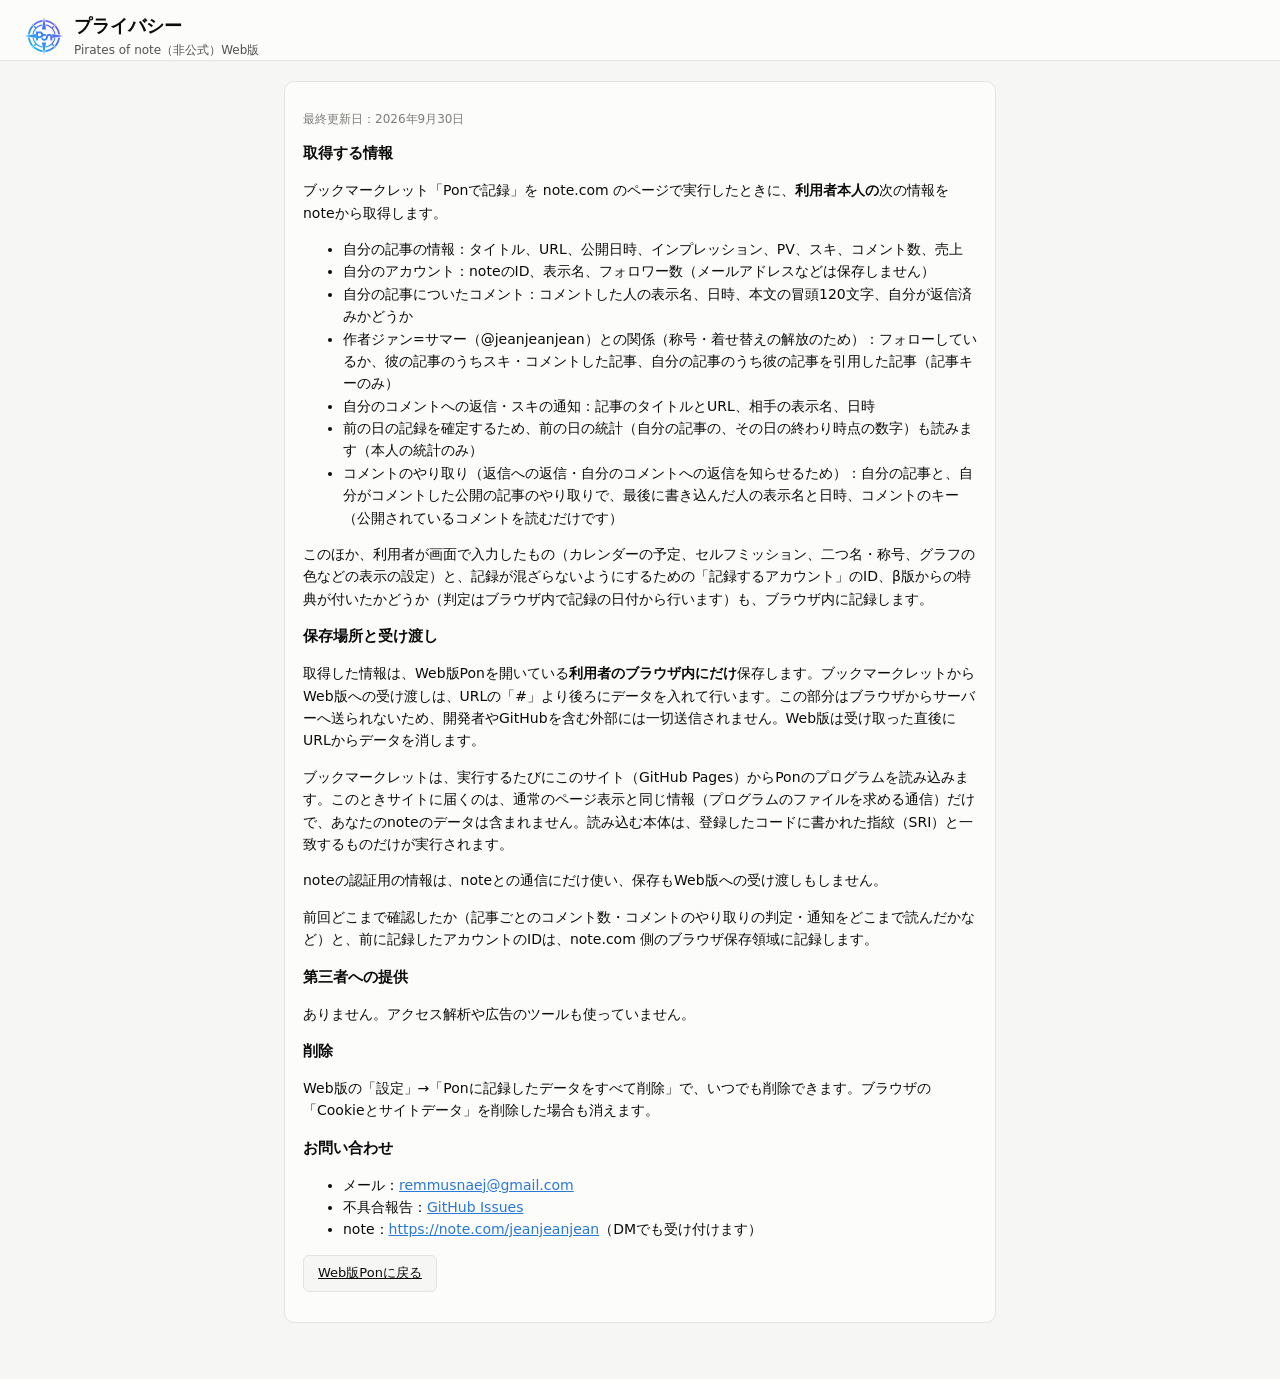
<file: docs/privacy.html>
<!doctype html>
<html lang="ja">
<head>
<meta charset="utf-8">
<meta name="viewport" content="width=device-width,initial-scale=1">
<title>プライバシー — Pirates of note（Web版）</title>
<link rel="icon" href="icons/icon-192.png">
<link rel="stylesheet" href="app/dashboard.css">
<style> main { max-width: 760px; } </style>
</head>
<body>
<header class="top"><div class="brand"><span class="logo" aria-hidden="true"><img src="icons/pon-logo.svg" alt=""></span><div><h1>プライバシー</h1><p class="sub">Pirates of note（非公式）Web版</p></div></div></header>
<main>
  <div class="card">
    <p class="meta">最終更新日：2026年9月30日</p>
    <h2>取得する情報</h2>
    <p>ブックマークレット「Ponで記録」を note.com のページで実行したときに、<b>利用者本人の</b>次の情報をnoteから取得します。</p>
    <ul>
      <li>自分の記事の情報：タイトル、URL、公開日時、インプレッション、PV、スキ、コメント数、売上</li>
      <li>自分のアカウント：noteのID、表示名、フォロワー数（メールアドレスなどは保存しません）</li>
      <li>自分の記事についたコメント：コメントした人の表示名、日時、本文の冒頭120文字、自分が返信済みかどうか</li>
      <li>作者ジァン=サマー（@jeanjeanjean）との関係（称号・着せ替えの解放のため）：フォローしているか、彼の記事のうちスキ・コメントした記事、自分の記事のうち彼の記事を引用した記事（記事キーのみ）</li>
      <li>自分のコメントへの返信・スキの通知：記事のタイトルとURL、相手の表示名、日時</li>
      <li>前の日の記録を確定するため、前の日の統計（自分の記事の、その日の終わり時点の数字）も読みます（本人の統計のみ）</li>
      <li>コメントのやり取り（返信への返信・自分のコメントへの返信を知らせるため）：自分の記事と、自分がコメントした公開の記事のやり取りで、最後に書き込んだ人の表示名と日時、コメントのキー（公開されているコメントを読むだけです）</li>
    </ul>
    <p>このほか、利用者が画面で入力したもの（カレンダーの予定、セルフミッション、二つ名・称号、グラフの色などの表示の設定）と、記録が混ざらないようにするための「記録するアカウント」のID、β版からの特典が付いたかどうか（判定はブラウザ内で記録の日付から行います）も、ブラウザ内に記録します。</p>
    <h2>保存場所と受け渡し</h2>
    <p>取得した情報は、Web版Ponを開いている<b>利用者のブラウザ内にだけ</b>保存します。ブックマークレットからWeb版への受け渡しは、URLの「#」より後ろにデータを入れて行います。この部分はブラウザからサーバーへ送られないため、開発者やGitHubを含む外部には一切送信されません。Web版は受け取った直後にURLからデータを消します。</p>
    <p>ブックマークレットは、実行するたびにこのサイト（GitHub Pages）からPonのプログラムを読み込みます。このときサイトに届くのは、通常のページ表示と同じ情報（プログラムのファイルを求める通信）だけで、あなたのnoteのデータは含まれません。読み込む本体は、登録したコードに書かれた指紋（SRI）と一致するものだけが実行されます。</p>
    <p>noteの認証用の情報は、noteとの通信にだけ使い、保存もWeb版への受け渡しもしません。</p>
    <p>前回どこまで確認したか（記事ごとのコメント数・コメントのやり取りの判定・通知をどこまで読んだかなど）と、前に記録したアカウントのIDは、note.com 側のブラウザ保存領域に記録します。</p>
    <h2>第三者への提供</h2>
    <p>ありません。アクセス解析や広告のツールも使っていません。</p>
    <h2>削除</h2>
    <p>Web版の「設定」→「Ponに記録したデータをすべて削除」で、いつでも削除できます。ブラウザの「Cookieとサイトデータ」を削除した場合も消えます。</p>
    <h2>お問い合わせ</h2>
    <ul>
      <li>メール：<a href="mailto:remmusnaej@gmail.com">remmusnaej@gmail.com</a></li>
      <li>不具合報告：<a href="https://github.com/jeanjeanjean-sama/pirates-of-note/issues">GitHub Issues</a></li>
      <li>note：<a href="https://note.com/jeanjeanjean">https://note.com/jeanjeanjean</a>（DMでも受け付けます）</li>
    </ul>
    <p><a class="btn" href="./">Web版Ponに戻る</a></p>
  </div>
</main>
</body>
</html>
</file>
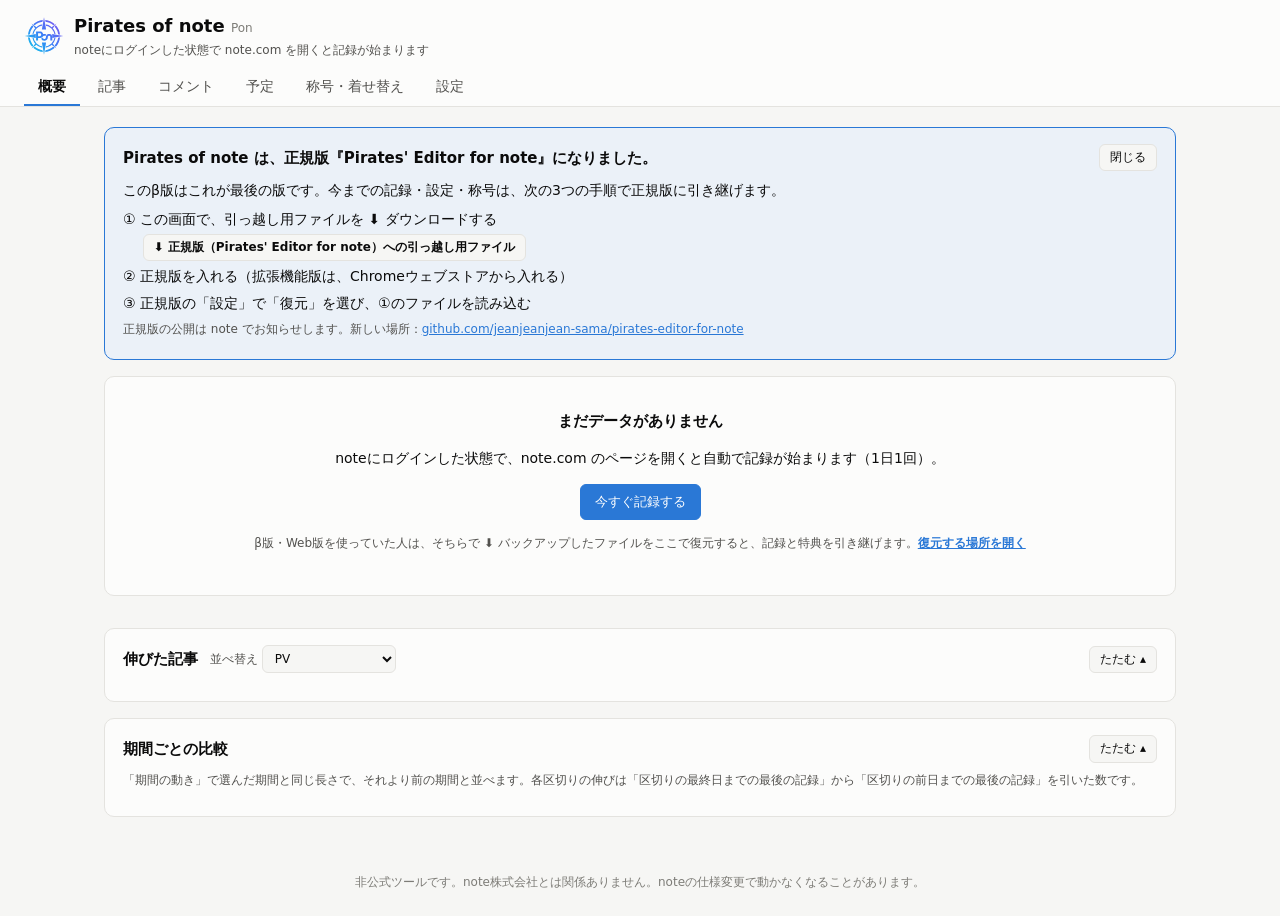
<file: src/dashboard.html>
<!doctype html>
<html lang="ja">
<head>
<meta charset="utf-8">
<meta name="viewport" content="width=device-width,initial-scale=1">
<title>Pirates of note</title>
<link rel="stylesheet" href="dashboard.css">
<script src="theme-boot.js"></script>
</head>
<body>
<header class="top">
  <div class="brand">
    <span class="logo" aria-hidden="true"><svg xmlns="http://www.w3.org/2000/svg" viewBox="0 0 100 100" role="img" aria-label="Pon"><defs><linearGradient id="ponlg" gradientUnits="userSpaceOnUse" x1="14" y1="86" x2="86" y2="14"><stop offset="0" stop-color="#14c3ea"/><stop offset="0.5" stop-color="#3a7df6"/><stop offset="1" stop-color="#7b57f2"/></linearGradient><mask id="ponlm" maskUnits="userSpaceOnUse" x="0" y="0" width="100" height="100"><circle cx="50" cy="50" r="37.8" fill="none" stroke="#fff" stroke-width="4.6"/><path d="M50.00,3.00L44.75,33.50L55.25,33.50Z M50.00,97.00L55.25,66.50L44.75,66.50Z M98.00,50.00L70.50,44.75L70.50,55.25Z M2.00,50.00L29.50,55.25L29.50,44.75Z M81.11,18.89L68.10,28.79L71.21,31.90Z M81.11,81.11L71.21,68.10L68.10,71.21Z M18.89,81.11L31.90,71.21L28.79,68.10Z M18.89,18.89L28.79,31.90L31.90,28.79Z" fill="#000" stroke="#000" stroke-width="2.6" stroke-linejoin="round"/><circle cx="50" cy="50" r="27.8" fill="none" stroke="#fff" stroke-width="2.7"/><path d="M50.00,3.00L44.75,33.50L55.25,33.50Z M50.00,97.00L55.25,66.50L44.75,66.50Z M98.00,50.00L70.50,44.75L70.50,55.25Z M2.00,50.00L29.50,55.25L29.50,44.75Z" fill="#000" stroke="#000" stroke-width="2.6" stroke-linejoin="round"/><path d="M50.00,3.00L44.75,33.50L55.25,33.50Z M50.00,97.00L55.25,66.50L44.75,66.50Z M98.00,50.00L70.50,44.75L70.50,55.25Z M2.00,50.00L29.50,55.25L29.50,44.75Z M81.11,18.89L68.10,28.79L71.21,31.90Z M81.11,81.11L71.21,68.10L68.10,71.21Z M18.89,81.11L31.90,71.21L28.79,68.10Z M18.89,18.89L28.79,31.90L31.90,28.79Z" fill="#fff"/><g transform="translate(30.200 38.580) scale(0.018828) translate(-35.0 -36.0)"><g transform="translate(0.000000,1302.000000) scale(0.100000,-0.100000)" fill="#fff" stroke="none"><path d="M376 12639 l-26 -20 0 -6043 0 -6043 21 -27 20 -26 1274 0 c1238 0 1273 1 1296 19 l24 19 5 1697 5 1697 23 18 c22 18 77 19 1285 23 1416 5 1443 6 1897 82 670 112 1349 375 1875 728 380 254 756 594 1040 942 688 840 1101 1139 1769 1278 148 30 156 31 426 31 271 0 277 -1 425 -32 329 -71 590 -186 867 -384 103 -74 129 -65 163 57 162 590 482 1195 927 1753 54 68 98 131 98 141 0 58 -341 267 -640 392 -469 196 -923 311 -1382 350 -177 16 -836 5 -953 -15 -49 -8 -142 -22 -205 -31 -63 -9 -158 -27 -210 -41 -52 -13 -101 -24 -110 -24 -22 0 -238 -61 -347 -99 -50 -17 -106 -31 -125 -31 -58 0 -67 20 -94 207 -113 807 -488 1563 -1058 2137 -175 176 -410 364 -626 500 -107 68 -358 216 -366 216 -2 0 -50 23 -106 51 -549 272 -1249 446 -1968 489 -100 6 -1156 10 -2681 10 l-2516 0 -27 -21z m5044 -2319 c466 -48 858 -215 1177 -499 295 -263 501 -685 553 -1136 89 -760 -147 -1478 -620 -1891 -275 -239 -558 -373 -960 -454 -215 -43 -391 -49 -1561 -50 -963 0 -966 0 -993 21 l-26 20 0 1978 c0 1691 2 1980 14 1997 13 17 32 19 238 25 370 10 2061 2 2178 -11z M17310 9290 c-115 -9 -512 -67 -545 -80 -13 -5 -64 -17 -112 -26 -517 -96 -1189 -401 -1598 -723 -601 -475 -1049 -1070 -1317 -1751 -45 -115 -165 -484 -178 -548 -7 -31 -20 -88 -31 -127 -10 -38 -27 -128 -39 -199 -11 -71 -22 -132 -25 -136 -3 -4 -14 -99 -25 -211 -11 -112 -22 -213 -25 -224 -2 -11 -9 -139 -15 -285 -14 -359 -27 -499 -61 -670 -120 -601 -390 -1040 -810 -1318 -124 -82 -442 -232 -492 -232 -7 0 -51 -11 -98 -25 -179 -53 -569 -75 -814 -47 -270 32 -625 152 -828 280 -325 206 -526 424 -713 772 -117 218 -155 320 -223 600 -16 63 -32 123 -36 133 -15 36 -54 19 -143 -61 -370 -330 -924 -691 -1396 -908 -161 -74 -451 -188 -560 -218 -62 -18 -106 -53 -106 -84 0 -36 53 -168 165 -412 162 -352 481 -797 805 -1121 353 -353 860 -695 1360 -917 238 -106 617 -226 855 -272 55 -10 120 -23 145 -29 45 -11 268 -39 520 -66 158 -17 670 -20 855 -5 454 37 1010 149 1286 258 30 12 107 42 171 66 441 169 960 496 1314 827 397 372 766 889 951 1334 131 315 176 451 248 755 96 407 112 539 140 1185 18 411 26 504 61 685 73 380 198 676 378 895 256 313 479 454 851 538 137 31 146 31 385 31 240 0 248 -1 380 -32 348 -82 569 -215 784 -472 247 -295 375 -631 440 -1150 l26 -206 0 -2265 c0 -1650 3 -2275 11 -2298 7 -19 22 -36 36 -42 14 -5 529 -9 1274 -9 l1250 0 24 25 25 24 0 2363 c0 2599 1 2556 -61 2968 -17 113 -42 248 -55 300 -13 52 -24 102 -24 110 0 20 -65 256 -95 345 -13 39 -33 102 -45 140 -78 255 -272 652 -452 930 -197 303 -516 633 -853 882 -150 110 -498 303 -675 373 -307 122 -563 204 -749 241 -52 10 -109 23 -125 29 -47 15 -419 68 -562 80 -141 11 -707 11 -854 0z"/></g></g></mask></defs><rect width="100" height="100" fill="url(#ponlg)" mask="url(#ponlm)"/></svg></span>
    <div>
      <h1>Pirates of note <span class="meta">Pon</span></h1>
      <p class="sub" id="whoami">読み込み中…</p>
      <a href="#" class="move-link" id="moveLink" data-move="open" hidden>正規版への引っ越し</a>
    </div>
  </div>
  <div class="tabs-wrap" id="tabsWrap">
  <nav class="tabs" role="tablist" id="tabsNav">
    <button role="tab" data-tab="overview" aria-selected="true">概要</button>
    <button role="tab" data-tab="articles">記事</button>
    <button role="tab" data-tab="comments">コメント <span class="pill" id="unrepliedBadge" hidden></span></button>
    <button role="tab" data-tab="calendar">予定 <span class="pill" id="deadlineBadge" hidden></span></button>
    <button role="tab" data-tab="crew">称号・着せ替え</button>
    <button role="tab" data-tab="data">設定</button>
  </nav>
  <button type="button" class="tabs-more left" data-tabs-scroll="-1" aria-label="タブを左へ" hidden>‹</button>
  <button type="button" class="tabs-more right" data-tabs-scroll="1" aria-label="タブを右へ（続きがあります）" hidden>›</button>
  </div>
</header>

<main>
  <!-- v0.6.3：正規版（Pirates' Editor for note）に移りました（中身は move.js） -->
  <div id="moveBanner" class="card banner move" role="region" aria-label="正規版への引っ越しの案内" hidden></div>
  <!-- 概要 -->
  <section id="tab-overview" class="tab">
    <div id="emptyState" class="card empty" hidden>
      <h2>まだデータがありません</h2>
      <p class="ext-only">noteにログインした状態で、note.com のページを開くと自動で記録が始まります（1日1回）。</p>
      <p class="ext-only"><button class="btn primary" data-action="run-now">今すぐ記録する</button></p>
      <p class="ext-only hint beta-move">β版・Web版を使っていた人は、そちらで ⬇ バックアップしたファイルをここで復元すると、記録と特典を引き継げます。<button type="button" class="linkish" data-action="goto-restore">復元する場所を開く</button></p>
      <p class="web-only">noteにログインした状態で note.com を開き、ブックマークレット「Ponで記録」をタップすると、ここにデータが入ります。</p>
      <p class="web-only"><a class="btn primary" href="install.html">記録のしかた（ブックマークレットの登録）</a>　<label class="btn">パソコン版Ponのバックアップを読み込む<input type="file" accept="application/json" class="importFileAlt" hidden></label></p>
    </div>
    <div id="accountBanner" class="card banner account" hidden role="alert"></div>
    <div id="betaBanner" class="card banner beta" hidden role="status"></div>
    <div id="fmtBanner" class="card banner" hidden role="status"></div>
    <div id="backupBanner" class="card banner web-only" hidden></div>
    <div id="soonBanner" class="card banner soon" hidden></div>
    <div id="startGuide" class="card banner start-guide" hidden></div>
    <div class="totals-box" id="totalsBox">
      <div class="totals-head" id="totalsHead" hidden></div>
      <div class="kpis" id="kpis"></div>
      <p class="meta" id="snapMeta"></p>
    </div>

    <!-- v0.6.2 E：期間の選択（率・期間の動き・伸びた記事・期間ごとの比較が同じ期間を使う）。スクロールしても上に見える -->
    <div class="period-bar" id="periodBar" hidden>
      <span class="pb-label">期間</span>
      <div id="growthPicker"></div>
      <div class="period-nav" id="periodNav"></div>
    </div>

    <div class="card" id="ratesCard" hidden>
      <div class="card-head">
        <h2>率（開封率・スキ率・コメント率）</h2>
        <div class="controls">
          <div class="seg" role="group" aria-label="率の範囲" id="ratesMode">
            <button type="button" data-rmode="total" aria-pressed="false">累計</button>
            <button type="button" data-rmode="period" aria-pressed="true">選んだ期間</button>
          </div>
          <label class="check"><input type="checkbox" id="ratesShow" checked> 表示する</label>
          <button type="button" class="linkish meta goto-setting" data-goto-setting="rates">設定で見る</button>
        </div>
      </div>
      <div id="ratesBody"></div>
    </div>

    <div class="card" id="periodCard" hidden>
      <div class="card-head">
        <h2>期間の動き <button type="button" class="btn small" data-action="share-open" title="noteの振り返り記事に使う文字や画像を作ります">共有用に出す</button></h2>
      </div>
      <div id="periodBody"></div>
    </div>

    <div class="card" id="growthCard">
      <div class="card-head">
        <h2>伸びた記事</h2>
        <div class="controls">
          <label>並べ替え
            <select id="growthMetric">
              <option value="pv">PV</option>
              <option value="like">スキ</option>
              <option value="comment">コメント</option>
              <option value="imp">インプレッション</option>
            </select>
          </label>
        </div>
      </div>
      <p class="meta" id="growthMeta"></p>
      <ol class="rank" id="growthList"></ol>
    </div>

    <div class="card" id="compareCard">
      <div class="card-head"><h2>期間ごとの比較</h2><span class="meta" id="compareMeta"></span></div>
      <p class="hint">「期間の動き」で選んだ期間と同じ長さで、それより前の期間と並べます。各区切りの伸びは「区切りの最終日までの最後の記録」から「区切りの前日までの最後の記録」を引いた数です。</p>
      <div id="compareBody"></div>
    </div>
  </section>

  <!-- 記事 -->
  <section id="tab-articles" class="tab" hidden>
    <div class="seg subtabs" role="group" aria-label="記事の見方">
      <button type="button" data-asub="articles" aria-pressed="true">一覧</button>
      <button type="button" data-asub="map" aria-pressed="false">マップ</button>
    </div>
    <div class="card" id="searchCard">
      <div class="card-head"><h2>記事を探す <span class="meta">本文・タイトル・ハッシュタグ・投稿日</span></h2></div>
      <div id="searchForm"></div>
    </div>
    <div class="card">
      <div class="card-head">
        <h2>どの記事がどう動いている？ <span class="meta" id="articleCount"></span></h2>
        <div class="seg" role="group" aria-label="表示">
          <button data-view="cards" aria-pressed="true">カード</button>
          <button data-view="table" aria-pressed="false">表</button>
        </div>
      </div>
      <div class="controls wrap">
        <div class="seg" role="group" aria-label="見る段階" id="stageSeg">
          <button data-stage="entry" aria-pressed="true">入口（インプレッション→PV）</button>
          <button data-stage="response" aria-pressed="false">反応（PV→スキ）</button>
        </div>
        <div class="seg" role="group" aria-label="並べ替え" id="orderSeg">
          <button data-order="new" aria-pressed="true">公開が新しい順</button>
          <button data-order="delta" aria-pressed="false">前回からの差が大きい順</button>
          <button data-order="pv" aria-pressed="false">PVが多い順</button>
          <button data-order="rate" aria-pressed="false">率が高い順</button>
        </div>
        <input type="search" id="articleSearch" placeholder="タイトルで絞り込み">
      </div>
      <div class="controls wrap trend-controls" id="trendControls" hidden></div>
      <p class="hint" id="cardsHint">棒はすべての記事で同じ物差し（対数目盛）です。縦の点線は全記事の中央値です。右端の数字は前回の記録からの増加です。</p>
      <div id="cardList"></div>
      <p id="cardMore" hidden><button class="btn" data-action="more-cards">さらに表示</button></p>
      <div class="table-wrap" id="tableWrap" hidden>
        <table class="grid" id="articleTable">
          <thead><tr>
            <th data-sort="title" class="l">タイトル</th>
            <th data-sort="publishedAt">公開日</th>
            <th data-sort="imp">インプレッション</th>
            <th data-sort="pv">PV</th>
            <th data-sort="dpv">PV 前回比</th>
            <th data-sort="like">スキ</th>
            <th data-sort="dlike">スキ 前回比</th>
            <th data-sort="comment">コメント</th>
            <th data-sort="ctr" title="PV ÷ インプレッション">開封率</th>
            <th data-sort="likeRate" title="スキ ÷ PV">スキ率</th>
          </tr></thead>
          <tbody></tbody>
        </table>
      </div>
    </div>
  </section>

  <!-- マップ -->
  <section id="tab-map" class="tab" hidden>
    <div class="seg subtabs" role="group" aria-label="記事の見方">
      <button type="button" data-asub="articles" aria-pressed="false">一覧</button>
      <button type="button" data-asub="map" aria-pressed="true">マップ</button>
    </div>
    <div class="card">
      <div class="card-head">
        <h2>全体の中でどんな位置？</h2>
        <div class="seg" role="group" aria-label="組み合わせ" id="mapSeg">
          <button data-map="a" aria-pressed="true">A: インプレッション → PV</button>
          <button data-map="b" aria-pressed="false">B: PV → スキ</button>
        </div>
      </div>
      <div class="controls map-controls">
        <span class="meta">補助線</span>
        <div class="seg" role="group" aria-label="補助線" id="mapGuideSeg">
          <button type="button" data-mguide="diag" aria-pressed="true">斜めの線（％の目安）</button>
          <button type="button" data-mguide="quad" aria-pressed="false">4つの区画</button>
        </div>
        <button type="button" class="linkish meta goto-setting" data-goto-setting="mapGuide">設定で見る</button>
        <label id="mapMinWrap" hidden><span id="mapMinLabel">インプレッションが</span> <input type="number" id="mapMin" min="0" step="10" value="100" inputmode="numeric"> 未満の記事は除く</label>
      </div>
      <p class="hint" id="mapHint"></p>
      <div class="legend" id="mapLegend"></div>
      <div class="legend quad-info" id="mapQuadInfo" hidden></div>
      <div id="mapChart" class="chart map"></div>
    </div>
  </section>

  <!-- コメント -->
  <section id="tab-comments" class="tab" hidden>
    <div class="card">
      <div class="card-head">
        <h2>未返信のコメント <span class="meta" id="unrepliedMeta"></span></h2>
        <div class="controls">
          <button class="btn small ext-only" data-action="recheck">今すぐ確認し直す</button>
          <label class="check"><input type="checkbox" id="showDismissed"> 対応済みも表示</label>
        </div>
      </div>
      <p class="hint">自分の記事についたコメントのうち、あなたがまだ返信していないものです（noteの「作者が返信済みか」の情報を使っています）。<span class="ext-only">返信すると、この画面を開いたときや、記事のページで30秒ほど待つと自動で消えます。</span><span class="web-only">返信したあと、noteでもう一度「Ponで記録」をタップすると消えます。</span>返信しないと決めたものは「対応済み」にできます。</p>
      <div id="unrepliedList"></div>
      <h3 class="subhead">返信への返信（要確認）</h3>
      <p class="hint">自分の記事のコメントのやり取りで、あなたが返信したあとに相手がまた書き込んだものです。そのやり取りで最後にあなたが返信すると、次に確かめたときに自動で消えます。返信しないと決めたものは「確認済み」にできます（相手がまた書き込むと、もう一度出ます）。</p>
      <div id="threadList"></div>
      <p class="hint look-at"><span id="commentLookAt"></span><span class="ext-only">　コメントに気づけるのは note を開いたときです。noteを開いたままにしておくと早く気づけます（通知を<span id="noticeEveryText">5分</span>ごとに確かめます）。</span><span class="web-only">　コメントは、noteで「Ponで記録」をタップしたときに確かめます。</span> <button type="button" class="linkish meta goto-setting ext-only" data-goto-setting="noticeEvery">設定で見る</button></p>
    </div>

    <div class="card">
      <div class="card-head"><h2>自分のコメントへの返信（未確認） <span class="meta" id="mineRepliesMeta"></span></h2>
        <button type="button" class="linkish meta goto-setting" data-goto-setting="badgeMineReplies">設定で見る</button></div>
      <p class="hint">他の人の記事に書いたあなたのコメントに、返信が来たものです。「確認済み」を押すまで残ります。そのやり取りで最後にあなたが返信すると、自動で消えます。noteの通知から拾っているため、通知を切っている人や、通知が流れてしまった返信は出ません。</p>
      <div id="mineRepliesList"></div>
    </div>

    <div class="card">
      <div class="card-head"><h2>自分がコメントした記事 <span class="meta" id="myCommentsMeta"></span></h2></div>
      <p class="hint">他の人の記事を開いたときにコメント欄から見つけたものと、通知（あなたのコメントへの返信・スキ）から見つけたものを記録しています。noteには自分のコメント一覧の機能がないため、拡張機能を入れる前のコメントは、その記事を開き直すか、返信・スキの通知が来たときに追加されます。</p>
      <div id="myCommentsList"></div>
    </div>
  </section>

  <!-- データ・設定 -->
  <!-- 称号・着せ替え -->
  <!-- カレンダー（v0.6.0 ⑨） -->
  <section id="tab-calendar" class="tab" hidden>
    <div class="card" id="calSoon" hidden></div>
    <div class="card" id="calCard">
      <div class="card-head">
        <h2 id="calTitle">カレンダー</h2>
        <div class="controls">
          <button type="button" class="btn small" data-cal="prev" aria-label="前の月">←</button>
          <button type="button" class="btn small" data-cal="today">今月</button>
          <button type="button" class="btn small" data-cal="next" aria-label="次の月">→</button>
          <button type="button" class="btn small primary" data-cal="add">＋ 予定を足す</button>
        </div>
      </div>
      <p class="hint">投稿した日は、Ponの記録（記事の公開日）から自動で出ます。「投稿予定」（特定の日か期間）、「コンテスト」（開始日〜終了日）、「その他」の予定は手で入れられます。日付を押すと、その日の予定を足せます。通知は出しません（この画面を開いたときに、近い締切・予定を表示します）。</p>
      <div class="cal-legend" id="calLegend"><span class="lg"><i class="cal-mk posted">●</i>投稿した記事</span><span class="lg"><i class="cal-mk post">○</i>投稿予定</span><span class="lg"><i class="cal-mk contest">⚑</i>コンテスト</span><span class="lg"><i class="cal-mk other">◆</i>その他</span><span class="lg"><i class="cal-bandmk contest"></i>期間の予定（帯）</span><span class="lg"><i class="cal-bandmk post soft"></i>投稿予定・その他の期間（薄い帯）</span><button type="button" class="linkish meta" data-cal="colors">色を変える</button></div>
      <div id="calGrid" class="cal-grid" role="grid" aria-labelledby="calTitle"></div>
      <h3 class="subhead">この月の予定と投稿</h3>
      <ul id="calList" class="cal-list"></ul>
    </div>
    <div class="card" id="missionCard">
      <div class="card-head"><h2>セルフミッション <span class="meta" id="missionMeta"></span></h2><button type="button" class="btn small primary" data-m="new">＋ ミッションを作る</button></div>
      <p class="hint">自分で決める目標です。進み具合は、Ponの記録から自動で計算します。連続投稿は「お休みの日」を決められます（お休みの日は投稿しなくても途切れません。今日まだ投稿していなくても途切れません）。</p>
      <ul id="missionList" class="m-list"></ul>
    </div>
  </section>

  <section id="tab-crew" class="tab" hidden>
    <div class="card perk-status" id="perkStatus"></div>
    <div class="crew-grid">
      <div class="card">
        <h2>称号</h2>
        <p class="hint">画面の上、名前の前に表示されます。海賊・海軍・海の住人の肩書から選ぶか、「自由に名乗る」で好きな肩書を入れてください（16文字まで）。</p>
        <p><select id="titleSel" aria-label="称号"></select></p>
        <p><input type="text" id="titleCustom" maxlength="16" placeholder="例：砂漠の航海士" aria-label="自由な称号" hidden></p>
        <p class="meta" id="titleMsg"></p>
        <h3 class="subhead">二つ名</h3>
        <p class="hint">名前の前に付ける言葉です（12文字まで。例：「鉄壁の」）。画面の上の名前と、手配書に表示されます。フォローしなくても使えます。</p>
        <p><input type="text" id="epithetInput" class="epithet-input" maxlength="24" placeholder="例：鉄壁の" aria-label="二つ名" autocomplete="off"></p>
        <p class="epithet-ideas" id="epithetIdeas"></p>
        <p class="meta" id="epithetMsg" role="status"></p>
      </div>
      <div class="wanted" id="wanted" aria-label="手配書（称号のプレビュー）"></div>
    </div>
    <div class="card">
      <h2>着せ替え</h2>
      <div class="themes" id="themeList"></div>
      <p class="hint">グラフの色（インプレッション＝青、PV＝橙、スキ＝緑）は、どの着せ替えでも同じです。パソコンやスマホの「ダークモード」に合わせて、暗い配色にも切り替わります。</p>
    </div>
    <div class="card">
      <h2>特別な称号</h2>
      <p class="hint">作者ジァン=サマー（@jeanjeanjean）の記事にスキ・コメント・引用をすると増えます。引用は、Ponに記録した自分の記事の本文に、彼の記事のURL（埋め込み）があるかで判定します。</p>
      <ul class="unlocks" id="unlockList"></ul>
    </div>
  </section>

  <section id="tab-data" class="tab" hidden>
    <div class="card" id="allSettings">
      <div class="card-head"><h2>設定の一覧</h2></div>
      <p class="hint">Ponの設定はここですべて見られます。その場の切り替え（記事の一覧の上の「見出し画像」など）で変えたものも、ここに出ます。</p>
      <div id="settingsList" class="settings-list"></div>
    </div>

    <div class="card explain">
      <h2>「記録」と「ダウンロード」の違い</h2>
      <div class="flow">
        <span class="fstep">note</span><span class="farrow">→</span>
        <span class="fstep store">Ponに<b>記録</b><small>このブラウザの中</small></span><span class="farrow">→</span>
        <span class="fstep file">⬇ <b>ダウンロード</b><small>パソコンのファイル</small></span>
      </div>
      <p class="hint"><b>記録</b>は、Ponがグラフや一覧を表示するために、このブラウザの中にデータを貯めておくことです。ファイルとしては見えません。<br>
      <b>⬇ ダウンロード</b>のボタンを押すと、パソコンの「ダウンロード」フォルダにファイル（CSVなど）が保存され、Excelなどで開けます。</p>
    </div>

    <div class="card web-only">
      <h2>記録する</h2>
      <p>noteにログインした状態で <a href="https://note.com/" target="_blank" rel="noopener">note.com</a> を開き、ブックマークレット「<b>Ponで記録</b>」をタップします。記録が終わると自動でこの画面に戻り、データが追加されます。</p>
      <p><a class="btn primary" href="install.html">ブックマークレットの登録方法</a></p>
      <p class="hint">スマホでは自動では記録されません。毎日1回タップすると、日ごとの増え方がきれいに記録されます。本文の記録はパソコン版Pon（Chrome拡張機能）でできます。</p>
    </div>

    <div class="card" id="accountCard">
      <h2>記録するアカウント</h2>
      <div id="accountBody"></div>
    </div>

    <div class="card" id="mixedCard">
      <h2>別のアカウントの記録の疑い</h2>
      <div id="mixedBody"></div>
    </div>

    <div class="card" id="featureCard">
      <h2>表示する機能</h2>
      <p class="hint">使わない機能は、ここで表示をOFFにできます（記録したデータは消えません。ONに戻すとまた表示されます）。noteとの通信を止めたいときは、<span class="ext-only">下の「noteから記録する」の設定をOFFにしてください。</span><span class="web-only">Web版は、ブックマークレット「Ponで記録」をタップしたときだけnoteと通信します。</span>記録する前のアカウントの確認（上の「記録するアカウント」）は、記録が混ざらないように、いつもONです。</p>
      <div id="featureList" class="feature-list"></div>
    </div>

    <div class="card" id="colorCard">
      <div class="card-head"><h2>グラフとカレンダーの色</h2><button type="button" class="btn small" data-color-reset-all="">すべて元の色に戻す</button></div>
      <p class="hint">ここで決めた色を、概要のグラフ・記事カードの棒と線・マップの点・共有用の画像・カレンダーのすべてに使います。変えていない色は、着せ替え（明るい画面・暗い画面）ごとの元の色のままです。背景と見分けにくい色を選ぶと ⚠ が出ます。</p>
      <div id="colorList" class="color-list"></div>
    </div>

    <div class="card ext-only">
      <h2>noteから記録する</h2>
      <p><button class="btn primary" data-action="run-now">今すぐ記録する</button> <span class="meta" id="runStatus"></span></p>
      <p class="hint">noteのタブが開いていない場合は、noteのトップページを裏で開いて記録し、終わったら自動で閉じます。noteへのアクセスは1秒以上の間隔をあけて行います。</p>
      <div class="settings">
        <label class="check"><input type="checkbox" data-setting="autoCollect"> note を開いたときに1日1回、自動で記録する</label>
        <label class="check"><input type="checkbox" data-setting="finalizePrev"> 前の日の記録を確定する（記録した日の数字を、noteの「その日の終わり」の数字に直します。前の日の統計も読みます）</label>
        <label class="check"><input type="checkbox" data-setting="checkComments"> 未返信コメントを確認する（6時間ごと）</label>
        <label class="check"><input type="checkbox" data-setting="recordMyComments"> 自分が書いたコメントを記録する</label>
        <label class="check"><input type="checkbox" data-setting="perkCheck"> 称号・着せ替えのために、@jeanjeanjean のフォロー・スキ・コメントを確認する（週に1回）</label>
      </div>
    </div>

    <div class="card" id="bodyCard">
      <div class="card-head"><h2>記事の本文をダウンロード</h2></div>
      <p class="hint ext-only">ボタンを押すと、Ponにまだ記録していない記事の本文をnoteから取り込んでから、<b>全記事分のファイルをパソコンにダウンロード</b>します。初回は1記事1秒以上の間隔をあけるため、約200記事で4分ほどかかります（その間はこの画面を開いたままにしてください）。2回目からは、新しい記事の分だけ取り込むのですぐに終わります。</p>
      <p class="hint web-only">Web版では本文をnoteから取り込めません。パソコン版Pon（Chrome拡張機能）のバックアップを読み込むと、ここからダウンロードできます。</p>
      <div class="btn-row">
        <button class="btn primary dl" data-action="bodies-csv">⬇ 全記事の本文をダウンロード（CSV）</button>
        <button class="btn dl" data-action="bodies-md">⬇ 全記事の本文をダウンロード（Markdown・ZIP）</button>
      </div>
      <p class="meta"><span id="bodyProgress"></span> <button class="btn small" id="bodyStop" data-action="bodies-stop" hidden>止める</button></p>
      <p class="meta">Ponに記録済みの本文：<span id="bodyMeta"></span></p>
      <h3 class="subhead">記事を選んでダウンロード</h3>
      <p class="hint">Ponに本文を記録してある記事から選んで、ダウンロードします（ここではnoteから取り込みません）。</p>
      <div id="bodyExport"></div>
      <details class="more">
        <summary>くわしい設定・説明</summary>
        <p class="hint">CSVの列は GAS版の「記事一覧」シートと同じ順（A:URL / B:タイトル / C:本文 / D:日付）で、後ろに文字数・ハッシュタグ・有料/無料などが続きます。本文が3万文字を超える記事は「本文(続き2)」以降の列に分けています（Excelの1セルの上限対策）。1記事だけ欲しいときは、「記事」タブの各記事にある「⬇ 本文をダウンロード」を押してください。</p>
        <p class="ext-only"><button class="btn small" data-action="bodies-all">記事を書き直したときに：全記事の本文を取り込み直してダウンロード</button></p>
        <label class="check ext-only"><input type="checkbox" data-setting="saveBodies"> 新しく公開した記事の本文を、毎日の記録のときにPonに取り込んでおく</label>
      </details>
    </div>

    <div class="card" id="backupCard">
      <h2>数値のダウンロード・バックアップ</h2>
      <div class="btn-row">
        <button class="btn dl" data-action="csv-latest">⬇ 最新の数値をダウンロード（CSV）</button>
        <button class="btn dl" data-action="csv-all">⬇ これまでの全記録をダウンロード（CSV）</button>
      </div>
      <h3 class="subhead">バックアップ</h3>
      <p class="hint">Ponに記録したデータは、このブラウザの中にだけあります。<span class="ext-only">拡張機能を削除すると消えるので、</span><span class="web-only">ブラウザの「Cookieとサイトデータ」を削除すると消え、機種変更でも引き継がれないので、</span>ときどきバックアップファイルをダウンロードしておいてください。パソコン版とWeb版のバックアップは互いに読み込めます。<span id="storageInfo"></span></p>
      <div class="btn-row">
        <button class="btn dl" data-action="json-backup">⬇ バックアップをダウンロード（JSON）</button>
        <button class="btn web-only" data-action="share-backup">⬆ バックアップを共有（ドライブなどに置く）</button>
        <label class="btn">⬆ バックアップファイルから復元<input type="file" accept="application/json" id="importFile" hidden></label>
      </div>
      <h3 class="subhead">正規版への引っ越し</h3>
      <p class="hint">Pirates of note は、正規版『Pirates' Editor for note』になりました。下のファイルを ⬇ ダウンロードして、正規版の「復元」で読み込むと、記録・設定・称号を引き継げます（このファイルはβ版のPonでは読み込めません）。</p>
      <div class="btn-row">
        <button class="btn dl" data-action="move-file">⬇ 正規版（Pirates' Editor for note）への引っ越し用ファイル</button>
      </div>
    </div>

    <div class="card">
      <h2>動作ログ</h2>
      <ul class="logs" id="logList"></ul>
    </div>

    <div class="card danger">
      <h2>データの削除</h2>
      <p><button class="btn danger" data-action="wipe">Ponに記録したデータをすべて削除</button></p><p class="hint">ダウンロードしたファイル（パソコンの「ダウンロード」フォルダにあるもの）は消えません。</p>
    </div>
  </section>
</main>

<footer class="foot">
  <span class="ver" id="ponVersion"></span>非公式ツールです。note株式会社とは関係ありません。noteの仕様変更で動かなくなることがあります。<span class="web-only">　<a href="privacy.html">プライバシー</a></span>
</footer>

<div id="tooltip" class="tooltip" role="status" hidden></div>
<script src="db.js"></script>
<script src="data.js"></script>
<script src="store.js"></script>
<script src="threads.js"></script>
<script src="backup.js"></script>
<script src="dashboard.js"></script>
<script src="periods.js"></script>
<script src="views.js"></script>
<script src="cardtrend.js"></script>
<script src="share.js"></script>
<script src="search.js"></script>
<script src="calendar.js"></script>
<script src="missions.js"></script>
<script src="features.js"></script>
<script src="account.js"></script>
<script src="beta.js"></script>
<script src="colors.js"></script>
<script src="settings.js"></script>
<script src="guide.js"></script>
<script src="bodies.js"></script>
<script src="perks.js"></script>
<script src="move.js"></script>
</body>
</html>
</file>
<file: docs/app/dashboard.css>
[hidden] { display: none !important; }
.foot .ver { font-variant-numeric: tabular-nums; }
:root {
  color-scheme: light;
  --bg: #f6f6f4;
  --surface: #fcfcfb;
  --line: #e4e3df;
  --grid: #ecebe7;
  --text: #0b0b0b;
  --text-2: #52514e;
  --muted: #7d7c77;
  --accent: #2a78d6;
  --series-1: #2a78d6;
  --good: #1a7f37;
  --bad: #c62a2a;
  --danger: #c62a2a;
  --pill: #e34948;
  --radius: 10px;
}
@media (prefers-color-scheme: dark) {
  :root {
    color-scheme: dark;
    --bg: #121211;
    --surface: #1a1a19;
    --line: #2e2e2c;
    --grid: #262624;
    --text: #ffffff;
    --text-2: #c3c2b7;
    --muted: #8f8e87;
    --accent: #3987e5;
    --series-1: #3987e5;
    --good: #4cc26b;
    --bad: #ff7b72;
    --danger: #ff7b72;
    --pill: #e66767;
  }
}
* { box-sizing: border-box; }
body { margin: 0; background: var(--bg); color: var(--text); font: 14px/1.6 system-ui, -apple-system, "Hiragino Sans", "Noto Sans JP", "Yu Gothic UI", sans-serif; }
h1 { font-size: 18px; margin: 0; }
h2 { font-size: 15px; margin: 0 0 8px; }
a { color: var(--accent); }
.top { position: sticky; top: 0; z-index: 5; background: var(--surface); border-bottom: 1px solid var(--line); padding: 12px 24px 0; }
.brand { display: flex; gap: 10px; align-items: center; }
.logo { font-size: 22px; color: var(--accent); }
.sub { margin: 0; color: var(--text-2); font-size: 12px; }
.tabs { display: flex; gap: 4px; margin-top: 10px; overflow-x: auto; scrollbar-width: none; scroll-behavior: smooth; }
.tabs::-webkit-scrollbar { display: none; }
/* v0.6.2 D：スマホ幅でタブが横に続くことが分かるように（右端・左端をぼかし、矢印を出す） */
.tabs-wrap { position: relative; }
.tabs-wrap.more-right::after, .tabs-wrap.more-left::before { content: ""; position: absolute; top: 10px; bottom: 0; width: 36px; pointer-events: none; z-index: 1; }
.tabs-wrap.more-right::after { right: 0; background: linear-gradient(to right, transparent, var(--surface) 75%); }
.tabs-wrap.more-left::before { left: 0; background: linear-gradient(to left, transparent, var(--surface) 75%); }
html[data-theme] .tabs-wrap.more-right::after { background: linear-gradient(to right, transparent, var(--head-edge, rgba(0,0,0,.55)) 80%); }
html[data-theme] .tabs-wrap.more-left::before { background: linear-gradient(to left, transparent, var(--head-edge, rgba(0,0,0,.55)) 80%); }
.tabs-more { position: absolute; top: 12px; z-index: 2; border: 0; background: none; font-size: 22px; line-height: 1; padding: 4px 6px; color: var(--text-2); cursor: pointer; }
html[data-theme] .tabs-more { color: var(--head-text); }
.tabs-more.left { left: -4px; } .tabs-more.right { right: -4px; }
.subtabs { margin-bottom: 12px; }
.tabs button { border: 0; background: none; color: var(--text-2); padding: 8px 14px; font-size: 14px; border-bottom: 2px solid transparent; cursor: pointer; white-space: nowrap; }
.tabs button[aria-selected="true"] { color: var(--text); border-bottom-color: var(--accent); font-weight: 600; }
.pill { display: inline-block; min-width: 18px; padding: 0 6px; border-radius: 9px; background: var(--pill); color: #fff; font-size: 11px; line-height: 18px; text-align: center; }
main { max-width: 1120px; margin: 0 auto; padding: 20px 24px 40px; }
.card { background: var(--surface); border: 1px solid var(--line); border-radius: var(--radius); padding: 16px 18px; margin-bottom: 16px; }
.card-head { display: flex; justify-content: space-between; align-items: center; gap: 12px; flex-wrap: wrap; margin-bottom: 8px; }
.card-head h2 { margin: 0; }
.empty { text-align: center; padding: 32px; }
.meta { color: var(--muted); font-size: 12px; font-weight: normal; }
.hint { color: var(--text-2); font-size: 12px; margin: 4px 0 10px; }
.totals-box { margin-bottom: 16px; }
.totals-head { display: flex; flex-wrap: wrap; align-items: center; justify-content: space-between; gap: 6px 16px; background: color-mix(in srgb, var(--accent) 10%, var(--surface)); border: 1px solid color-mix(in srgb, var(--accent) 35%, var(--line)); border-left: 5px solid var(--accent); border-radius: var(--radius); padding: 8px 14px; margin-bottom: 10px; }
.totals-title { display: flex; align-items: center; gap: 10px; }
.totals-badge { background: var(--accent); color: #fff; font-weight: 700; font-size: 16px; padding: 2px 12px; border-radius: 6px; letter-spacing: .1em; }
.totals-name { font-size: 18px; font-weight: 700; color: var(--text); }
.totals-when { display: flex; flex-direction: column; align-items: flex-end; font-size: 13px; color: var(--text-2); font-variant-numeric: tabular-nums; }
.totals-when > span:first-child { font-weight: 600; color: var(--text); }
.totals-prev { font-size: 12px; color: var(--muted); }
@media (max-width: 560px) { .totals-when { align-items: flex-start; } }
.kpis { display: grid; grid-template-columns: repeat(auto-fit, minmax(160px, 1fr)); gap: 12px; margin-bottom: 6px; }
.kpi { background: var(--surface); border: 1px solid var(--line); border-radius: var(--radius); padding: 12px 14px; }
.kpi .label { color: var(--text-2); font-size: 12px; }
.kpi .value { font-size: 24px; font-weight: 600; font-variant-numeric: tabular-nums; }
.kpi .delta { font-size: 12px; color: var(--text-2); font-variant-numeric: tabular-nums; }
.delta.up { color: var(--good); }
.delta.down { color: var(--bad); }
.controls { display: flex; gap: 12px; align-items: center; flex-wrap: wrap; font-size: 12px; color: var(--text-2); }
select, input[type="search"] { font: inherit; padding: 5px 8px; border: 1px solid var(--line); border-radius: 6px; background: var(--bg); color: var(--text); }
.seg { display: inline-flex; border: 1px solid var(--line); border-radius: 6px; overflow: hidden; }
.seg button { border: 0; background: none; color: var(--text-2); padding: 5px 10px; font-size: 12px; cursor: pointer; }
.seg button[aria-pressed="true"] { background: var(--accent); color: #fff; }
.chart { width: 100%; min-height: 260px; position: relative; }
.chart svg { display: block; width: 100%; height: 280px; overflow: visible; }
.chart .axis text { fill: var(--muted); font-size: 11px; }
.chart .gridline { stroke: var(--grid); stroke-width: 1; }
.chart .baseline { stroke: var(--line); stroke-width: 1; }
.chart .series { fill: none; stroke: var(--m-c, var(--series-1)); stroke-width: 2; stroke-linejoin: round; stroke-linecap: round; }
.chart .dot { fill: var(--m-c, var(--series-1)); stroke: var(--surface); stroke-width: 2; }
.chart .dot.multi { fill: var(--surface); stroke: var(--m-c, var(--series-1)); stroke-width: 2; }
.chart .cross { stroke: var(--muted); stroke-width: 1; stroke-dasharray: 3 3; }
.chart .hit { fill: transparent; cursor: crosshair; }
.chart .nodata { display: flex; align-items: center; justify-content: center; height: 260px; color: var(--muted); text-align: center; padding: 0 16px; }
.tooltip { position: fixed; z-index: 20; pointer-events: none; background: var(--surface); color: var(--text); border: 1px solid var(--line); border-radius: 8px; padding: 8px 10px; font-size: 12px; box-shadow: 0 4px 16px rgba(0,0,0,.12); max-width: 260px; }
.tooltip .t-value { font-size: 15px; font-weight: 600; font-variant-numeric: tabular-nums; }
.rank { margin: 0; padding-left: 1.6em; }
.rank li { padding: 4px 0; border-bottom: 1px solid var(--grid); }
.rank li:last-child { border-bottom: 0; }
.rank .num { float: right; font-variant-numeric: tabular-nums; color: var(--text-2); }
.table-wrap { overflow-x: auto; }
table.grid { width: 100%; border-collapse: collapse; font-size: 13px; }
.grid th, .grid td { padding: 6px 8px; border-bottom: 1px solid var(--grid); text-align: right; white-space: nowrap; font-variant-numeric: tabular-nums; }
.grid th { position: sticky; top: 0; background: var(--surface); color: var(--text-2); font-weight: 600; cursor: pointer; user-select: none; }
.grid th[aria-sort="descending"]::after { content: " ▼"; }
.grid th[aria-sort="ascending"]::after { content: " ▲"; }
.grid .l { text-align: left; white-space: normal; min-width: 240px; }
.grid tbody tr:hover { background: var(--bg); }
.up { color: var(--good); }
.down { color: var(--bad); }
.group { border-top: 1px solid var(--grid); padding: 10px 0; }
.group:first-child { border-top: 0; }
.group-title { font-weight: 600; }
.item { display: flex; gap: 10px; align-items: flex-start; padding: 8px 0 0 12px; }
.item .body { flex: 1; min-width: 0; }
.item .who { font-size: 12px; color: var(--text-2); }
.item .text { margin: 2px 0 0; overflow-wrap: anywhere; }
.item.dismissed { opacity: .5; }
.tag { display: inline-block; font-size: 11px; padding: 0 6px; border-radius: 4px; border: 1px solid var(--line); color: var(--text-2); margin-left: 4px; }
.btn { display: inline-block; font: inherit; font-size: 13px; padding: 7px 14px; border-radius: 6px; border: 1px solid var(--line); background: var(--bg); color: var(--text); cursor: pointer; }
.btn.small { padding: 3px 10px; font-size: 12px; }
.btn.primary { background: var(--accent); border-color: var(--accent); color: #fff; }
.btn.danger { color: var(--danger); border-color: var(--danger); background: none; }
.btn:disabled { opacity: .5; cursor: default; }
.btn-row { display: flex; gap: 8px; flex-wrap: wrap; }
.settings { display: grid; gap: 6px; margin-top: 8px; }
.check { display: inline-flex; gap: 6px; align-items: center; font-size: 13px; color: var(--text); }
.logs { list-style: none; margin: 0; padding: 0; max-height: 240px; overflow: auto; font-size: 12px; }
.logs li { padding: 3px 0; border-bottom: 1px solid var(--grid); color: var(--text-2); }
.logs li.error { color: var(--bad); }
.foot { text-align: center; color: var(--muted); font-size: 12px; padding: 0 16px 24px; }
@media (max-width: 640px) {
  .top { padding: 10px 16px 0; }
  main { padding: 16px; }
}

.subhead { font-size: 14px; margin: 18px 0 4px; padding-top: 12px; border-top: 1px solid var(--line); }

/* ---------- 記事カード ---------- */
:root { --c-imp: #2a78d6; --c-pv: #eb6834; --c-like: #1baf7a; --c-comment: #8a63d2; --c-rate: #5d5a52; --c-prev: #8f8e87; --track: #ecebe7; }
@media (prefers-color-scheme: dark) { :root { --c-imp: #3987e5; --c-pv: #d95926; --c-like: #199e70; --c-comment: #9b7ae0; --c-rate: #c3c2b7; --c-prev: #8f8e87; --track: #2a2a28; } }
.controls.wrap { margin: 4px 0 8px; }
.acard { border-top: 1px solid var(--line); padding: 14px 0; }
.acard:first-of-type { border-top: 0; }
.atitle { font-size: 15px; font-weight: 600; color: var(--text); text-decoration: none; }
.atitle:hover { text-decoration: underline; }
.ameta { font-size: 12px; color: var(--muted); margin: 2px 0 8px; }
.mrow { display: grid; grid-template-columns: 64px 1fr 72px 64px; gap: 10px; align-items: center; margin: 4px 0; font-size: 12px; }
.mlabel { color: var(--text-2); font-size: 12px; line-height: 1.2; overflow-wrap: anywhere; }
.mlabel.long { font-size: 10.5px; }
.mbar { position: relative; height: 10px; background: var(--track); border-radius: 5px; }
.mbar.none { background: none; }
.mbar .fill { position: absolute; left: 0; top: 0; bottom: 0; border-radius: 5px; }
.fill.c-imp { background: var(--c-imp); } .fill.c-pv { background: var(--c-pv); } .fill.c-like { background: var(--c-like); }
.mbar .med { position: absolute; top: -3px; bottom: -3px; border-left: 1.5px dashed var(--text-2); }
.mval { text-align: right; font-variant-numeric: tabular-nums; font-size: 14px; color: var(--text); }
.mdelta { text-align: right; font-variant-numeric: tabular-nums; color: var(--muted); }
.mdelta.up { color: var(--good); }
.afoot { display: flex; justify-content: space-between; align-items: center; margin-top: 8px; padding-top: 8px; border-top: 1px dashed var(--grid); }
.rate { display: flex; gap: 10px; align-items: baseline; }
.rlabel { font-size: 12px; color: var(--text-2); }
.rvalue { font-size: 20px; font-weight: 600; font-variant-numeric: tabular-nums; }
.rvalue.up { color: var(--good); }
.atrend { margin-top: 8px; }
.mini { width: 100%; max-width: 560px; height: 120px; display: block; }
.mini .mbar-fill { fill: var(--c-pv); }
.mini .axis-t { fill: var(--muted); font-size: 10px; }
.mini .baseline { stroke: var(--line); }
/* ---------- マップ ---------- */
.chart.map svg { height: auto; }
.chart .pt { stroke: var(--surface); stroke-width: 2; cursor: pointer; }
.chart .pt.past { fill: var(--muted); fill-opacity: .55; }
.chart .pt.recent { fill: var(--series-1); }
.chart .pt:hover { stroke: var(--text); }
.chart .guide { stroke: var(--muted); stroke-width: 1; stroke-dasharray: 4 4; opacity: .7; }
.chart .guide-t { fill: var(--muted); font-size: 11px; }
.legend { display: flex; flex-wrap: wrap; gap: 6px 16px; font-size: 12px; color: var(--text-2); margin: 4px 0 8px; }
.lg { display: inline-flex; gap: 6px; align-items: center; }
.sw { width: 10px; height: 10px; border-radius: 50%; display: inline-block; }
.sw.recent { background: var(--series-1); }
.sw.past { background: var(--muted); opacity: .55; }
/* v0.6.1 (7) マップの点も指標の色（A＝PVの色、B＝スキの色）。それ以前の記事は薄く */
#tab-map { --map-c: var(--c-pv); } #tab-map.map-b { --map-c: var(--c-like); }
#tab-map .chart .pt.recent { fill: var(--map-c); }
#tab-map .chart .pt.past { fill: var(--map-c); fill-opacity: .3; stroke: var(--map-c); stroke-opacity: .55; stroke-width: 1; }
#tab-map .sw.recent { background: var(--map-c); } #tab-map .sw.past { background: var(--map-c); opacity: .35; }
/* v0.6.1 (8) 4つの区画 */
.map-controls { margin: 4px 0 6px; }
.map-controls input[type="number"] { width: 6em; font: inherit; padding: 3px 6px; border: 1px solid var(--line); border-radius: 6px; background: var(--bg); color: var(--text); }
#tab-map { --q-tr: #23915a; --q-br: #d0453f; --q-tl: #2f74cf; --q-bl: #8a8984; }
@media (prefers-color-scheme: dark) { #tab-map { --q-tr: #4cc27d; --q-br: #ff7b72; --q-tl: #5f9ff0; --q-bl: #a3a29b; } }
html[data-theme="king"] #tab-map { --q-tr: #4cc27d; --q-br: #ff7b72; --q-tl: #5f9ff0; --q-bl: #a3a29b; }
.chart .q-bg { fill-opacity: .08; } .chart .q-bg.q-tr { fill: var(--q-tr); } .chart .q-bg.q-br { fill: var(--q-br); } .chart .q-bg.q-tl { fill: var(--q-tl); } .chart .q-bg.q-bl { fill: var(--q-bl); }
.chart .q-line { stroke: var(--text-2); stroke-width: 1.2; stroke-dasharray: 5 4; }
.chart .q-med { fill: var(--text-2); font-size: 11px; }
.chart .q-name { font-size: 12px; font-weight: 700; }
.chart .q-name.q-tr { fill: var(--q-tr); } .chart .q-name.q-br { fill: var(--q-br); } .chart .q-name.q-tl { fill: var(--q-tl); } .chart .q-name.q-bl { fill: var(--q-bl); }
.qsw { width: 12px; height: 12px; border-radius: 3px; display: inline-block; opacity: .55; }
.qsw.q-tr { background: var(--q-tr); } .qsw.q-br { background: var(--q-br); } .qsw.q-tl { background: var(--q-tl); } .qsw.q-bl { background: var(--q-bl); }
.quad-info { margin-top: 2px; }
/* 色の設定 */
.color-list { display: grid; gap: 10px; }
.color-list fieldset { border: 1px solid var(--line); border-radius: 8px; padding: 6px 12px 10px; margin: 0; }
.color-list legend { font-size: 12px; color: var(--text-2); padding: 0 4px; }
.color-row { display: flex; flex-wrap: wrap; align-items: center; gap: 4px 10px; padding: 4px 0; }
.color-row label { display: inline-flex; align-items: center; gap: 8px; min-width: 16em; }
.color-row input[type="color"] { width: 40px; height: 28px; padding: 0 2px; border: 1px solid var(--line); border-radius: 6px; background: var(--bg); cursor: pointer; }
.color-row .color-warn { font-size: 12px; flex-basis: 100%; }
.color-row .color-warn:empty { display: none; }
@media (max-width: 640px) { .mrow { grid-template-columns: 48px 1fr 56px 48px; gap: 6px; } }
.mini .mbar-fill.like { fill: var(--c-like); }

/* ---------- 拡張機能版 / Web版の出し分け ---------- */
.web-only { display: none !important; }
html.web .web-only { display: revert !important; }
html.web .ext-only { display: none !important; }
html.web .btn.web-only, html.web label.btn.web-only, html.web a.btn.web-only { display: inline-block !important; }
.banner { border-color: #eda100; background: color-mix(in srgb, #eda100 10%, var(--surface)); }
.banner p { margin: 4px 0; }

/* ---------- トースト（Web版の通知） ---------- */
.toast { position: fixed; left: 16px; right: 16px; bottom: 16px; z-index: 30; max-width: 480px; margin: 0 auto; background: var(--text); color: var(--surface); padding: 12px 16px; border-radius: 10px; font-size: 14px; box-shadow: 0 6px 20px rgba(0,0,0,.25); }
.toast.error { background: var(--bad); color: #fff; }

/* ---------- 記録とダウンロードの説明 ---------- */
.flow { display: flex; align-items: stretch; gap: 8px; flex-wrap: wrap; margin: 6px 0 10px; }
.fstep { display: flex; flex-direction: column; justify-content: center; align-items: center; min-width: 110px; padding: 8px 12px; border: 1px solid var(--line); border-radius: 10px; background: var(--bg); font-size: 14px; text-align: center; }
.fstep small { color: var(--muted); font-size: 11px; }
.fstep.store { border-color: var(--accent); }
.fstep.file { border-color: var(--good); color: var(--good); }
.farrow { align-self: center; color: var(--muted); }
.btn.dl { font-weight: 600; }
.btn.primary.dl { background: var(--good); border-color: var(--good); }
details.more summary { cursor: pointer; color: var(--text-2); font-size: 13px; margin-top: 6px; }

/* ---------- 称号・着せ替え ---------- */
input[type="text"] { font: inherit; padding: 6px 10px; border: 1px solid var(--line); border-radius: 6px; background: var(--bg); color: var(--text); width: 100%; max-width: 320px; }
#titleSel { min-width: 240px; max-width: 100%; }
#titleMsg.bad { color: var(--bad); }
.title-chip { display: inline-block; margin-right: 6px; padding: 0 8px; border-radius: 4px; background: var(--accent); color: #fff; font-size: 11px; font-weight: 700; line-height: 18px; letter-spacing: .04em; vertical-align: 1px; }
.crew-grid { display: grid; grid-template-columns: 1fr 240px; gap: 16px; align-items: start; }
.crew-grid > .card { margin-bottom: 0; }
@media (max-width: 640px) { .crew-grid { grid-template-columns: 1fr; } .wanted { max-width: 260px; margin: 0 auto; } }
.crew-grid + .card { margin-top: 16px; }
/* 手配書：どの着せ替えでも羊皮紙 */
.wanted { background: radial-gradient(circle at 30% 20%, #f7ecd0, #e9d6a8 70%, #d9bf86); color: #3a2710; border: 1px solid #b89a60; border-radius: 4px; padding: 14px 16px 12px; text-align: center; box-shadow: 0 2px 10px rgba(60,40,10,.25), inset 0 0 30px rgba(120,80,20,.25); font-family: "Hiragino Mincho ProN", "Yu Mincho", "YuMincho", "Noto Serif JP", serif; }
.w-head { font: 700 34px/1 Georgia, "Times New Roman", serif; letter-spacing: .12em; }
.w-photo { margin: 10px auto; width: 120px; height: 120px; display: flex; align-items: center; justify-content: center; font-size: 56px; background: #efe0bb; border: 2px solid #5b4020; }
.w-title { font-size: 13px; font-weight: 700; color: #7a1f14; min-height: 1.4em; }
.w-name { font-size: 20px; font-weight: 700; margin: 2px 0 6px; overflow-wrap: anywhere; }
.w-bounty { font: 700 20px/1.2 Georgia, serif; font-variant-numeric: tabular-nums; border-top: 1px solid #8a6a3a; border-bottom: 1px solid #8a6a3a; padding: 4px 0; }
.w-bounty span { font: 700 12px/1 "Hiragino Mincho ProN", "Yu Mincho", serif; margin-right: 4px; }
.w-foot { font: italic 11px/1 Georgia, serif; margin-top: 8px; opacity: .7; }
/* 着せ替えの選択肢 */
.themes { display: grid; grid-template-columns: repeat(auto-fill, minmax(170px, 1fr)); gap: 12px; }
.theme-opt { display: flex; flex-direction: column; gap: 4px; text-align: left; font: inherit; color: var(--text); background: var(--bg); border: 2px solid var(--line); border-radius: 10px; padding: 8px; cursor: pointer; }
.theme-opt[aria-pressed="true"] { border-color: var(--accent); box-shadow: 0 0 0 2px color-mix(in srgb, var(--accent) 25%, transparent); }
.theme-opt:disabled { cursor: default; opacity: .55; }
.tp { display: block; height: 72px; border-radius: 6px; overflow: hidden; position: relative; border: 1px solid rgba(0,0,0,.12); }
.tp-head { display: block; height: 16px; }
.tp-card { position: absolute; left: 10px; right: 10px; top: 24px; bottom: 8px; border: 1px solid; border-radius: 4px; padding: 6px; display: flex; flex-direction: column; gap: 5px; }
.tp-card i { display: block; height: 6px; border-radius: 3px; width: 60%; }
.tp-card i + i { width: 85%; }
.tp-name { font-weight: 700; font-size: 13px; }
.tp-desc { font-size: 11px; color: var(--muted); }
/* 特別な称号 */
.unlocks { list-style: none; margin: 0; padding: 0; }
.unlocks li { display: grid; grid-template-columns: 28px 1fr 110px; gap: 10px; align-items: center; padding: 8px 0; border-top: 1px solid var(--grid); }
.unlocks li:first-child { border-top: 0; }
.unlocks li:not(.ok):not(.king) .u-body b { color: var(--text-2); }
.u-mark { font-size: 18px; text-align: center; }
.u-body { display: flex; flex-direction: column; }
.u-prog { font-size: 12px; color: var(--text-2); text-align: right; font-variant-numeric: tabular-nums; }
.u-bar { display: block; height: 6px; background: var(--track); border-radius: 3px; margin-top: 3px; overflow: hidden; }
.u-bar span { display: block; height: 100%; background: var(--accent); }
.unlocks li.king .u-bar { display: none; }
.perk-status h2 { font-size: 16px; }

/* ---------- 着せ替え：共通の飾り ---------- */
html[data-theme] h1, html[data-theme] h2, html[data-theme] .tabs button, html[data-theme] .kpi .label { font-family: "Hiragino Mincho ProN", "Yu Mincho", "YuMincho", "Noto Serif JP", serif; }
html[data-theme] .top { border-bottom: 0; }
html[data-theme] .top .sub, html[data-theme] .top .meta { color: var(--head-sub); }
html[data-theme] .top h1 { color: var(--head-text); }
html[data-theme] .tabs button { color: var(--head-sub); }
html[data-theme] .tabs button[aria-selected="true"] { color: var(--head-text); border-bottom-color: var(--head-accent); }
html[data-theme] .top .title-chip { background: var(--head-accent); color: var(--head-chip-text); }
html[data-theme] .logo { color: var(--head-accent); }

/* 海賊船：羊皮紙と木の甲板 */
html[data-theme="pirate"] {
  --bg: #efe2c4; --surface: #f8efd9; --line: #cdb68a; --grid: #e3d3ae; --track: #e3d3ae;
  --text: #2b1d0e; --text-2: #5a4326; --muted: #8a7150;
  --accent: #8e2a1c; --series-1: #8e2a1c; --good: #2f6b2a; --bad: #a3261b; --danger: #a3261b; --pill: #a3261b;
  --head-bg: repeating-linear-gradient(180deg, #5b3a1e 0 22px, #4f321a 22px 23px), #4a2f17;
  --head-text: #f4e4bc; --head-sub: #d6bf8e; --head-accent: #d9a441; --head-chip-text: #2b1d0e;
}
html[data-theme="pirate"] body { background: radial-gradient(ellipse at top, #f5ead0, transparent 60%), radial-gradient(ellipse at bottom right, #e6d2a6, transparent 55%), var(--bg); min-height: 100vh; }
html[data-theme="pirate"] .top { background: var(--head-bg); box-shadow: 0 3px 0 #2e1c0c, 0 6px 14px rgba(40,20,5,.3); }
html[data-theme="pirate"] .card, html[data-theme="pirate"] .kpi { box-shadow: inset 0 0 0 3px var(--surface), inset 0 0 0 4px var(--line), 0 1px 3px rgba(60,40,10,.12); border-radius: 6px; }
@media (prefers-color-scheme: dark) {
  html[data-theme="pirate"] {
    color-scheme: dark;
    --bg: #17110a; --surface: #221910; --line: #4a3822; --grid: #33271a; --track: #33271a;
    --text: #f1e3c2; --text-2: #cdb68a; --muted: #9a8462;
    --accent: #d9a441; --series-1: #d9a441; --good: #7fbf6a; --bad: #e0705c; --danger: #e0705c; --pill: #c0392b;
    --head-bg: repeating-linear-gradient(180deg, #2b1c0e 0 22px, #24170b 22px 23px), #22160a;
  }
  html[data-theme="pirate"] body { background: radial-gradient(ellipse at top, #2a1d10, transparent 60%), var(--bg); }
  html[data-theme="pirate"] .btn.primary, html[data-theme="pirate"] .totals-badge { color: #1a1108; }
}

/* 海軍本部：白い制服と紺の旗 */
html[data-theme="navy"] {
  --bg: #eef2f7; --surface: #ffffff; --line: #c9d4e3; --grid: #e2e8f1; --track: #e2e8f1;
  --text: #0d1b2e; --text-2: #3b4d66; --muted: #6b7c93;
  --accent: #1b3a6b; --series-1: #1b3a6b; --good: #1a7f37; --bad: #b3261e; --danger: #b3261e; --pill: #b3261e;
  --head-bg: #13294b; --head-text: #ffffff; --head-sub: #b9c7de; --head-accent: #ffffff; --head-chip-text: #13294b;
}
html[data-theme="navy"] .top { background: var(--head-bg); border-bottom: 4px solid transparent; border-image: repeating-linear-gradient(90deg, #ffffff 0 14px, #13294b 14px 28px) 4; }
html[data-theme="navy"] .card, html[data-theme="navy"] .kpi { border-top: 3px solid var(--accent); border-radius: 4px; }
@media (prefers-color-scheme: dark) {
  html[data-theme="navy"] {
    color-scheme: dark;
    --bg: #0b1320; --surface: #111c2e; --line: #22324a; --grid: #1a2940; --track: #1a2940;
    --text: #eef3fb; --text-2: #b3c1d8; --muted: #7f90aa;
    --accent: #7fa7e6; --series-1: #7fa7e6; --good: #4cc26b; --bad: #ff7b72; --danger: #ff7b72; --pill: #d9453b;
    --head-bg: #0a1a33;
  }
  html[data-theme="navy"] .btn.primary, html[data-theme="navy"] .totals-badge { color: #0b1320; }
}

/* 黄金の宝島 */
html[data-theme="treasure"] {
  --bg: #fbf6e6; --surface: #fffdf5; --line: #e6d39a; --grid: #f1e6c3; --track: #f1e6c3;
  --text: #2a2208; --text-2: #5c4c1a; --muted: #8d7b45;
  --accent: #a67c00; --series-1: #a67c00; --good: #2f7d32; --bad: #b3261e; --danger: #b3261e; --pill: #b3261e;
  --head-bg: linear-gradient(135deg, #b8860b, #7a5500 60%, #9c7406); --head-text: #fff8e0; --head-sub: #f3dea0; --head-accent: #ffe082; --head-chip-text: #3a2a00;
}
html[data-theme="treasure"] .top { background: var(--head-bg); box-shadow: 0 2px 0 #5a3f00; }
html[data-theme="treasure"] .card, html[data-theme="treasure"] .kpi { border-color: var(--line); box-shadow: 0 0 0 1px #fff inset, 0 2px 8px rgba(166,124,0,.12); }
@media (prefers-color-scheme: dark) {
  html[data-theme="treasure"] {
    color-scheme: dark;
    --bg: #14110a; --surface: #1d180d; --line: #4a3d17; --grid: #2e2612; --track: #2e2612;
    --text: #fbf1d0; --text-2: #d8c58c; --muted: #a08f5c;
    --accent: #e0b43c; --series-1: #e0b43c; --good: #7fcf84; --bad: #ff7b72; --danger: #ff7b72;
    --head-bg: linear-gradient(135deg, #5a4108, #2c1f02 60%, #4a3505);
  }
  html[data-theme="treasure"] .card, html[data-theme="treasure"] .kpi { box-shadow: 0 2px 8px rgba(0,0,0,.3); }
  html[data-theme="treasure"] .btn.primary, html[data-theme="treasure"] .totals-badge { color: #14110a; }
}

/* 海賊王の旗艦（@jeanjeanjean 専用） */
html[data-theme="king"] {
  color-scheme: dark;
  --c-imp: #3987e5; --c-pv: #d95926; --c-like: #199e70; --c-comment: #9b7ae0; --c-rate: #d8c49a; --c-prev: #a08d6a;
  --bg: #1a1512; --surface: #241d18; --line: #4a3b2a; --grid: #332a21; --track: #332a21;
  --text: #f3e7c9; --text-2: #d8c49a; --muted: #a08d6a;
  --accent: #c9a227; --series-1: #c9a227; --good: #7fcf84; --bad: #ff6b5e; --danger: #ff6b5e; --pill: #b0171f;
  --head-bg: linear-gradient(180deg, #0d0b0a, #1f0708); --head-text: #f5d77a; --head-sub: #c9ae6a; --head-accent: #c9a227; --head-chip-text: #1a1512;
}
html[data-theme="king"] .top { background: var(--head-bg); border-bottom: 3px solid #8b0f16; box-shadow: 0 3px 0 #c9a227; }
html[data-theme="king"] .card, html[data-theme="king"] .kpi { border-color: #5a4630; box-shadow: inset 0 0 0 1px rgba(201,162,39,.25); }
html[data-theme="king"] .btn.primary, html[data-theme="king"] .totals-badge { color: #1a1512; }
@media (max-width: 640px) {
  .themes { grid-template-columns: repeat(2, 1fr); gap: 8px; }
  .tp { height: 56px; }
  .tp-desc { display: none; }
  .unlocks li { grid-template-columns: 24px 1fr 64px; gap: 8px; }
}

/* v0.6.0 ① 期間の選択・期間ごとの比較 */
.period-picker { display: inline-flex; gap: 8px; align-items: center; flex-wrap: wrap; }
.period-picker input[type="date"] { font: inherit; font-size: 12px; padding: 3px 6px; border: 1px solid var(--line); border-radius: 6px; background: var(--bg); color: var(--text); }
.warn { color: #9a6700; font-size: 12px; }
@media (prefers-color-scheme: dark) { .warn { color: #d8a33a; } }
.rank .tag, .grid .tag { display: inline-block; margin-left: 6px; padding: 0 6px; border-radius: 4px; background: var(--bg); border: 1px solid var(--line); color: var(--text-2); font-size: 11px; }
.grid.compare td.l { min-width: 150px; }
.grid.compare .warn { font-weight: normal; }
.grid.compare .nodata-cell { color: var(--muted); text-align: center; font-size: 12px; }
.grid.compare .muted-cell { color: var(--muted); text-align: center; }
.grid.compare td.up { color: var(--good); }
.grid.compare sup { color: var(--accent); font-size: 10px; margin-left: 2px; }
.grid.compare th { cursor: default; }
.grid.compare .barcell { width: 22%; min-width: 80px; text-align: left; }
.hbar { display: inline-block; height: 10px; border-radius: 3px; background: var(--c-pv); vertical-align: middle; min-width: 1px; }
.grid.compare.arts td.l { min-width: 220px; max-width: 360px; }
@media (max-width: 640px) { .grid.compare .barcell { display: none; } .grid.compare.arts td.l { min-width: 160px; } }
.rank .rrow { display: flex; justify-content: space-between; align-items: baseline; gap: 4px 12px; flex-wrap: wrap; }
.rank .rnum { font-variant-numeric: tabular-nums; color: var(--text-2); white-space: nowrap; margin-left: auto; }
@media (max-width: 640px) { .rank .rnum { font-size: 12px; } }

/* v0.6.0 期間の動き（全体の数字の期間比較） */
#periodCard .card-head { align-items: flex-start; }
/* v0.6.2 E：期間の選択を上に固定 */
.period-bar { position: sticky; top: var(--head-h, 100px); z-index: 4; display: flex; flex-wrap: wrap; align-items: center; gap: 6px 12px; margin: 0 0 16px; padding: 8px 12px; background: color-mix(in srgb, var(--surface) 94%, transparent); backdrop-filter: blur(6px); border: 1px solid var(--line); border-radius: var(--radius); box-shadow: 0 4px 12px rgba(0,0,0,.06); }
.period-bar .pb-label { font-size: 12px; font-weight: 700; color: var(--text-2); }
.period-bar .period-nav { margin: 0; flex: 1 1 320px; }
.period-bar .period-picker { flex: 0 1 auto; }
.pk-select { display: none; font: inherit; font-size: 13px; padding: 4px 6px; border: 1px solid var(--line); border-radius: 6px; background: var(--bg); color: var(--text); }
/* 折りたたみ */
.fold-btn { margin-left: auto; flex: 0 0 auto; }
.card.folded > :not(.card-head) { display: none !important; }
.card.folded { padding-bottom: 10px; }
.card.folded .card-head { margin-bottom: 0; }
.period-nav { display: flex; align-items: center; gap: 8px; flex-wrap: wrap; margin: 4px 0 8px; font-size: 13px; }
.period-nav .pnav-range { flex: 1 1 auto; text-align: center; font-variant-numeric: tabular-nums; }
.period-kpis { grid-template-columns: repeat(auto-fit, minmax(150px, 1fr)); margin: 8px 0; }
.period-kpis .kpi { background: var(--bg); }
.period-kpis .value small { font-size: 13px; margin-left: 2px; font-weight: normal; }
.flow-chart { width: 100%; }
.flow-chart svg { display: block; width: 100%; height: auto; overflow: visible; }
.flow-chart .lbl, .flow-chart .tick { fill: var(--muted); font-size: 11px; }
.flow-chart .baseline { stroke: var(--line); }
.flow-chart .c-imp { fill: var(--c-imp); } .flow-chart .c-pv { fill: var(--c-pv); } .flow-chart .c-like { fill: var(--c-like); } .flow-chart .c-comment { fill: var(--c-comment); } .flow-chart .c-rate { fill: var(--c-rate); }
.flow-chart .bar { opacity: .88; }
.flow-chart .bar.multi { opacity: .45; }
.flow-chart .bar.part { opacity: .35; }
.flow-chart .zero { stroke-width: 1.5; } .flow-chart .zero.c-imp { stroke: var(--c-imp); } .flow-chart .zero.c-pv { stroke: var(--c-pv); } .flow-chart .zero.c-like { stroke: var(--c-like); } .flow-chart .zero.c-comment { stroke: var(--c-comment); }
.flow-chart .dayline { stroke: var(--grid); stroke-width: 1; }
.flow-chart .sep { stroke: var(--grid); }
.flow-chart .rnum { fill: var(--c-rate); font-size: 11px; font-variant-numeric: tabular-nums; }
.flow-chart .rnum.part, .flow-chart .rdot.part { opacity: .5; }
.flow-chart .rdot { fill: var(--c-rate); }
.flow-chart .daynote { font-size: 10px; } .flow-chart .daynote.none { fill: var(--muted); } .flow-chart .daynote.part { fill: var(--accent); font-weight: 600; }
.flow-chart .ptitle.c-imp-t { fill: var(--c-imp); } .flow-chart .ptitle.c-pv-t { fill: var(--c-pv); } .flow-chart .ptitle.c-like-t { fill: var(--c-like); } .flow-chart .ptitle.c-comment-t { fill: var(--c-comment); }
.flow-chart .hit { fill: transparent; cursor: crosshair; }
@media (max-width: 640px) {
  .period-nav .pnav-range { order: 0; flex: 1 1 auto; font-size: 12px; }
  .period-nav .wide, #periodBody .seg .wide { display: none; }
  .period-bar { padding: 6px 8px; gap: 4px 6px; flex-wrap: wrap; }
  .period-bar .pk-seg { display: none; }
  .period-bar .pk-select { display: inline-block; width: auto; max-width: 8.5em; flex: 0 0 auto; }
  .period-bar .period-nav .btn { white-space: nowrap; flex: 0 0 auto; }
  .period-bar .custom-range { flex-basis: 100%; order: 3; font-size: 12px; }
  .period-bar .custom-range input { font-size: 12px; padding: 2px 4px; }
  .period-bar::-webkit-scrollbar { display: none; }
  .period-bar .pb-label { display: none; }
  .period-bar .seg button { padding: 4px 8px; font-size: 12px; white-space: nowrap; }
  .period-bar .period-nav { flex: 1 1 0; min-width: 0; flex-wrap: nowrap; gap: 4px; }
  .period-bar .period-nav .pnav-range { white-space: nowrap; overflow: hidden; text-overflow: ellipsis; min-width: 0; }
  .period-bar .period-nav .btn.small { padding: 3px 8px; }
  .period-bar .period-nav .tag { display: none; }
  .period-kpis { grid-template-columns: repeat(2, 1fr); }
  .period-kpis .value { font-size: 20px; }
}
.flow-chart .ptitle { fill: var(--text-2); font-size: 12px; font-weight: 600; }
.flow-chart .gridline { stroke: var(--grid); }
.flow-chart .cur-line { fill: none; stroke: var(--series-1); stroke-width: 2; stroke-linejoin: round; stroke-linecap: round; }
.flow-chart .cur-line.c-imp, .flow-chart .gap-line.c-imp { stroke: var(--c-imp); } .flow-chart .cur-line.c-pv, .flow-chart .gap-line.c-pv { stroke: var(--c-pv); } .flow-chart .cur-line.c-like, .flow-chart .gap-line.c-like { stroke: var(--c-like); } .flow-chart .cur-line.c-comment, .flow-chart .gap-line.c-comment { stroke: var(--c-comment); } .flow-chart .cur-line.c-rate, .flow-chart .gap-line.c-rate { stroke: var(--c-rate); }
.flow-chart .gap-line { fill: none; stroke-width: 1.2; stroke-dasharray: 2 3; }
.flow-chart .prev-line { fill: none; stroke: var(--c-prev); stroke-width: 1.5; stroke-dasharray: 4 3; }
.flow-chart .prev-line.gap { stroke-width: 1; stroke-dasharray: 1 3; }
.flow-chart .pt { stroke: var(--surface); stroke-width: 1; }
.flow-chart .pt.multi, .flow-chart .pt.part { fill: var(--surface) !important; stroke-width: 1.8; }
.flow-chart .pt.c-imp.multi, .flow-chart .pt.c-imp.part { stroke: var(--c-imp); } .flow-chart .pt.c-pv.multi, .flow-chart .pt.c-pv.part { stroke: var(--c-pv); } .flow-chart .pt.c-like.multi, .flow-chart .pt.c-like.part { stroke: var(--c-like); } .flow-chart .pt.c-comment.multi, .flow-chart .pt.c-comment.part { stroke: var(--c-comment); } .flow-chart .pt.c-rate.multi, .flow-chart .pt.c-rate.part { stroke: var(--c-rate); }
.flow-chart .hover-pt { stroke: var(--surface); stroke-width: 2; }
.flow-chart .cross { stroke: var(--muted); stroke-dasharray: 3 3; }
.tooltip .t-prev { color: var(--muted); margin-top: 2px; }

/* v0.6.0 ② 記事カードの推移（上：累計の線、下：増えた数の棒） */
.trend-controls { margin: 8px 0 4px; padding: 8px 10px; border: 1px solid var(--grid); border-radius: 8px; background: var(--bg); gap: 8px 12px; }
.trend-controls .trend-opts { display: inline-flex; flex-wrap: wrap; gap: 8px 12px; align-items: center; }
.trend-controls .trend-nav { display: inline-flex; gap: 6px; align-items: center; }
.trend-controls input[type="date"] { font: inherit; font-size: 12px; padding: 3px 6px; border: 1px solid var(--line); border-radius: 6px; background: var(--surface); color: var(--text); }
.acurve { margin-top: 8px; min-height: 180px; max-width: 760px; }
.acurve.big { max-width: none; min-height: 0; }
.acurve-empty { height: 180px; }
.acurve .curve { display: block; width: 100%; height: auto; overflow: visible; }
.acurve .axis-t { fill: var(--muted); font-size: 10px; }
.acurve .ctitle { fill: var(--text-2); font-size: 11px; }
.acurve .cmax { fill: var(--text); font-size: 12px; font-weight: 600; font-variant-numeric: tabular-nums; }
.acurve .gridline { stroke: var(--grid); }
.acurve .baseline { stroke: var(--line); }
.acurve .line { fill: none; stroke-width: 2; stroke-linejoin: round; stroke-linecap: round; stroke: var(--c-pv); }
.acurve .line.c-imp { stroke: var(--c-imp); } .acurve .line.c-like { stroke: var(--c-like); } .acurve .line.c-comment { stroke: var(--c-comment); }
.acurve .bar { fill: var(--c-pv); } .acurve .bar.c-imp { fill: var(--c-imp); } .acurve .bar.c-like { fill: var(--c-like); } .acurve .bar.c-comment { fill: var(--c-comment); }
.acurve .bar.weak { opacity: .45; }
.acurve .gapline { fill: none; stroke: var(--muted); stroke-width: 1.5; stroke-dasharray: 3 3; }
.acurve .pt.c-pv, .acurve .hover-pt.c-pv { fill: var(--c-pv); } .acurve .pt.c-imp, .acurve .hover-pt.c-imp { fill: var(--c-imp); } .acurve .pt.c-like, .acurve .hover-pt.c-like { fill: var(--c-like); } .acurve .pt.c-comment, .acurve .hover-pt.c-comment { fill: var(--c-comment); }
.acurve .hover-pt { stroke: var(--surface); stroke-width: 2; }
.acurve .cross { stroke: var(--muted); stroke-dasharray: 3 3; }
.acurve .selband { fill: var(--accent); opacity: .08; pointer-events: none; }
.acurve .hit { fill: transparent; cursor: crosshair; }
.acurve .acurve-note, .acurve + .acurve-note { margin: 0; }
.acurve .acurve-msg { padding: 30px 0; text-align: center; }
.acurve .curve.big .axis-t { font-size: 11px; }

/* 大きく見る */
body.pop-open { overflow: hidden; }
.pop-ov { position: fixed; inset: 0; z-index: 15; background: rgba(0,0,0,.35); display: flex; align-items: flex-start; justify-content: center; padding: 24px 16px; overflow-y: auto; }
.pop { background: var(--surface); color: var(--text); border: 1px solid var(--line); border-radius: 12px; width: min(820px, 100%); padding: 14px 18px 18px; box-shadow: 0 10px 40px rgba(0,0,0,.2); }
.ask-ov { align-items: center; z-index: 30; }
.pop.ask { width: min(460px, 100%); min-height: 0; border-radius: 12px; }
.pop.ask h3 { margin: 0 0 8px; font-size: 16px; }
.ask-text { font-size: 14px; line-height: 1.7; color: var(--text); margin-bottom: 12px; }
.ask-btns { justify-content: flex-end; flex-wrap: wrap; }
@media (max-width: 640px) { .pop-ov.ask-ov { padding: 16px; } .pop-ov .pop.ask { min-height: 0; border-radius: 12px; padding: 14px 16px 16px; } .ask-btns .btn { flex: 1 1 100%; } }
.pop-head { display: flex; justify-content: space-between; align-items: center; gap: 8px; margin-bottom: 10px; }
.pop-nav { display: inline-flex; gap: 6px; align-items: center; }
.pop-title { display: flex; gap: 14px; align-items: flex-start; margin-bottom: 10px; }
.pop-title h3 { margin: 0 0 4px; font-size: 15px; line-height: 1.5; }
.pop-title .meta { margin: 0; }
.eyecatch { flex: 0 0 128px; width: 128px; aspect-ratio: 1.91 / 1; border-radius: 6px; background: var(--track); overflow: hidden; }
.eyecatch img { width: 100%; height: 100%; object-fit: cover; display: block; }
.month-box { display: flex; flex-wrap: wrap; gap: 6px 18px; align-items: baseline; padding: 8px 12px; margin: 10px 0 4px; border-radius: 8px; background: var(--bg); border: 1px solid var(--grid); font-variant-numeric: tabular-nums; }
.pop-hint { border: 1px dashed var(--line); border-radius: 6px; padding: 4px 8px; }
@media (max-width: 640px) { .pop-ov { padding: 0; } .pop { border-radius: 0; min-height: 100%; padding: 12px; } .eyecatch { flex-basis: 96px; width: 96px; } }

/* v0.6.0 ③ 率 */
.rate-kpis { grid-template-columns: repeat(auto-fit, minmax(200px, 1fr)); margin: 8px 0; }
.rate-tile { background: var(--bg); }
.rate-tile .rname { font-weight: 600; font-size: 13px; }
@media (max-width: 640px) { .rate-kpis { grid-template-columns: 1fr; } }

/* v0.6.0 ④ 見出し画像（表示するだけ） */
.ahead.with-eye { display: flex; gap: 12px; align-items: flex-start; }
.ahead-text { min-width: 0; flex: 1; }
.athumb { flex: 0 0 120px; width: 120px; aspect-ratio: 1.91 / 1; border-radius: 6px; background: var(--track); overflow: hidden; display: block; }
.athumb img { width: 100%; height: 100%; object-fit: cover; display: block; }
@media (max-width: 640px) { .athumb { flex-basis: 88px; width: 88px; } }

/* v0.6.0 ⑤ 共有用に出す */
.card-head h2 .btn.small { margin-left: 8px; vertical-align: middle; font-weight: normal; }
.share-pop h3 { margin: 0; font-size: 16px; }
.share-opts, .share-img-opts { display: flex; flex-wrap: wrap; gap: 8px 16px; align-items: center; margin: 8px 0 12px; font-size: 13px; }
.share-tabs { margin-bottom: 10px; }
.share-text { width: 100%; font: 13px/1.7 inherit; font-family: inherit; padding: 10px 12px; border: 1px solid var(--line); border-radius: 8px; background: var(--bg); color: var(--text); resize: vertical; margin-bottom: 10px; }
.share-preview { border: 1px solid var(--line); border-radius: 8px; background: var(--bg); padding: 8px; margin-bottom: 10px; max-height: 60vh; overflow: auto; }
.share-canvas { display: block; width: 100%; height: auto; }

/* v0.6.0 ⑥ 記事を選んでダウンロード */
#bodyExport .custom-range input[type="date"] { font: inherit; font-size: 12px; padding: 3px 6px; border: 1px solid var(--line); border-radius: 6px; background: var(--bg); color: var(--text); }
.x-list-head { display: flex; gap: 10px; align-items: center; flex-wrap: wrap; margin: 10px 0 6px; }
.x-list { list-style: none; margin: 0 0 10px; padding: 4px 8px; max-height: 280px; overflow: auto; border: 1px solid var(--line); border-radius: 8px; background: var(--bg); }
.x-list li { padding: 3px 0; border-bottom: 1px solid var(--grid); }
.x-list li:last-child { border-bottom: 0; }
.x-list label.check { display: flex; gap: 8px; align-items: baseline; }
.x-list .x-date { color: var(--muted); font-size: 12px; font-variant-numeric: tabular-nums; flex: 0 0 auto; }
.x-list .x-title { flex: 1; min-width: 0; }
.x-list li.norec { color: var(--muted); }
.x-out { margin-bottom: 6px; }

/* v0.6.0 ⑦ 記事を探す */
#searchForm .sq { flex: 1 1 320px; min-width: 0; font: inherit; padding: 7px 10px; border: 1px solid var(--line); border-radius: 6px; background: var(--bg); color: var(--text); }
#searchForm .s-opts { margin-top: 8px; }
#searchForm input[type="date"] { font: inherit; font-size: 12px; padding: 3px 6px; border: 1px solid var(--line); border-radius: 6px; background: var(--bg); color: var(--text); }
.s-results { list-style: none; margin: 6px 0 0; padding: 0; max-height: 480px; overflow: auto; }
.s-item { padding: 8px 0; border-bottom: 1px solid var(--grid); }
.s-item:last-child { border-bottom: 0; }
.s-head { display: flex; flex-wrap: wrap; gap: 4px 8px; align-items: baseline; }
.s-head .tag { display: inline-block; padding: 0 6px; border-radius: 4px; background: var(--bg); border: 1px solid var(--line); color: var(--text-2); font-size: 11px; }
.s-head .tag.muted { color: var(--muted); }
.linkish { font: inherit; font-weight: 600; background: none; border: 0; padding: 0; color: var(--accent); cursor: pointer; text-align: left; text-decoration: underline; }
.linkish:disabled { color: var(--text); text-decoration: none; cursor: default; }
.s-snip { margin: 4px 0 0; font-size: 13px; color: var(--text-2); }
.s-tags { margin: 2px 0 0; font-size: 12px; color: var(--muted); }
.s-results mark, .s-title mark { background: #ffe58a; color: inherit; border-radius: 2px; padding: 0 1px; }
@media (prefers-color-scheme: dark) { .s-results mark, .s-title mark { background: #6b5a12; } }
.start-guide .card-head h2 { font-size: 15px; }
.guide-list { margin: 4px 0 0; padding-left: 0; list-style: none; display: grid; gap: 2px; font-size: 13px; }
.guide-list li.ok { color: var(--text-2); }
.pop.ask.intro h3 { font-size: 18px; }
.settings-list { display: grid; gap: 10px; }
.settings-list fieldset { border: 1px solid var(--line); border-radius: 8px; padding: 4px 12px 8px; margin: 0; }
.settings-list legend { font-size: 12px; color: var(--text-2); padding: 0 4px; }
.srow { display: grid; grid-template-columns: minmax(10em, 1.2fr) auto 1.5fr auto; gap: 4px 12px; align-items: center; padding: 6px 4px; border-bottom: 1px solid var(--grid); border-radius: 6px; }
.srow:last-child { border-bottom: 0; }
.srow .sname { font-weight: 600; font-size: 13px; }
.srow .sctl { display: inline-flex; gap: 8px; align-items: center; }
.srow select { font: inherit; font-size: 13px; padding: 3px 6px; border: 1px solid var(--line); border-radius: 6px; background: var(--bg); color: var(--text); }
.srow.flash { animation: ponflash 2.4s ease-out; }
.goto-setting { font-size: 11px; margin-left: 6px; white-space: nowrap; }
@media (max-width: 640px) { .srow { grid-template-columns: 1fr auto; } .srow .snow { grid-column: 1 / -1; } .srow .sgo { grid-column: 1 / -1; justify-self: end; } }
.acard.flash, .card.flash { animation: ponflash 2.4s ease-out; }
.beta-mark { margin-left: 4px; font-size: .9em; }
.banner.beta { border-color: var(--accent); }
.beta-move { margin-top: 10px; }
@keyframes ponflash { 0%, 30% { background: color-mix(in srgb, var(--accent) 14%, transparent); } 100% { background: transparent; } }
.acard { scroll-margin-top: 140px; }

/* v0.6.0 ⑧ 二つ名 */
.epithet { margin-right: 4px; font-weight: 700; color: inherit; }
.epithet-input { font: inherit; padding: 6px 10px; border: 1px solid var(--line); border-radius: 6px; background: var(--bg); color: var(--text); width: 100%; max-width: 280px; }
.epithet-ideas { display: flex; flex-wrap: wrap; gap: 6px; align-items: center; }
#epithetMsg.bad { color: var(--bad); }
.w-epithet { font-size: 13px; font-weight: 700; min-height: 1.2em; margin-top: 2px; }

/* v0.6.0 ⑨ カレンダー */
.cal-legend { display: flex; gap: 6px 14px; flex-wrap: wrap; align-items: center; font-size: 12px; color: var(--text-2); margin: 4px 0 8px; }
:root { --cal-posted: #1f77d0; --cal-plan: #1a9a55; --cal-contest: #e0487a; --cal-other: #d98a0b; }
@media (prefers-color-scheme: dark) { :root { --cal-posted: #4d9be6; --cal-plan: #3cbf78; --cal-contest: #f06b95; --cal-other: #f0a830; } }
html[data-theme="king"] { --cal-posted: #4d9be6; --cal-plan: #3cbf78; --cal-contest: #f06b95; --cal-other: #f0a830; }
.cal-mk.posted, .cal-item.posted, .cal-bandmk.posted, .tag.posted { --c: var(--cal-posted); }
.cal-mk.post, .cal-item.post, .cal-band.post, .cal-bandmk.post, .tag.post { --c: var(--cal-plan); }
.cal-mk.contest, .cal-item.contest, .cal-band.contest, .cal-bandmk.contest, .tag.contest { --c: var(--cal-contest); }
.cal-mk.other, .cal-item.other, .cal-band.other, .cal-bandmk.other, .tag.other { --c: var(--cal-other); }
.cal-mk { font-style: normal; color: var(--c); font-weight: 700; margin-right: 2px; }
.cal-bandmk { display: inline-block; width: 26px; height: 10px; border-radius: 3px; background: color-mix(in srgb, var(--c) 45%, transparent); margin-right: 2px; }
.cal-bandmk.soft { background: color-mix(in srgb, var(--c) 18%, transparent); border: 1px dashed var(--c); }
.cal-grid { display: grid; grid-template-columns: repeat(7, minmax(0, 1fr)); border-top: 1px solid var(--line); border-left: 1px solid var(--line); }
.cal-wd { padding: 4px 6px; font-size: 12px; color: var(--text-2); border-right: 1px solid var(--line); border-bottom: 1px solid var(--line); background: var(--bg); text-align: center; }
.cal-wd.sun, .cal-day.sun { color: var(--bad); } .cal-wd.sat, .cal-day.sat { color: var(--accent); }
.cal-cell { min-height: 92px; padding: 2px 4px 4px; border-right: 1px solid var(--line); border-bottom: 1px solid var(--line); min-width: 0; }
.cal-cell.out { background: var(--bg); opacity: .55; }
.cal-cell.today { box-shadow: inset 0 0 0 2px var(--accent); }
.cal-day { font: inherit; font-size: 12px; font-weight: 600; background: none; border: 0; padding: 2px 4px; border-radius: 4px; cursor: pointer; color: var(--text); }
.cal-day:hover { background: var(--bg); }
.cal-items { display: flex; flex-direction: column; gap: 2px; }
.cal-item { font: inherit; font-size: 11px; line-height: 1.35; text-align: left; border: 0; border-left: 3px solid var(--c); background: color-mix(in srgb, var(--c) 10%, transparent); color: var(--text); padding: 1px 4px; border-radius: 3px; cursor: pointer; white-space: nowrap; overflow: hidden; text-overflow: ellipsis; max-width: 100%; }
.cal-band { font: inherit; font-size: 11px; line-height: 1.35; text-align: left; border: 0; color: var(--text); padding: 1px 4px; margin: 0 -4px; cursor: pointer; white-space: nowrap; overflow: hidden; text-overflow: ellipsis; background: color-mix(in srgb, var(--c) 40%, transparent); min-height: 17px; border-radius: 0; }
.cal-band.b-start { border-top-left-radius: 4px; border-bottom-left-radius: 4px; margin-left: 0; border-left: 3px solid var(--c); }
.cal-band.b-end { border-top-right-radius: 4px; border-bottom-right-radius: 4px; margin-right: 0; font-weight: 600; }
.cal-band.soft { background: color-mix(in srgb, var(--c) 16%, transparent); border-top: 1px dashed var(--c); border-bottom: 1px dashed var(--c); }
.cal-band.done { opacity: .5; text-decoration: line-through; }
.cal-item.done, .linkish.done { text-decoration: line-through; opacity: .6; }
.cal-list { list-style: none; margin: 0; padding: 0; }
.cal-list li { padding: 6px 0; border-bottom: 1px solid var(--grid); display: flex; flex-wrap: wrap; gap: 4px 8px; align-items: baseline; }
.cal-list .cal-date { font-variant-numeric: tabular-nums; color: var(--text-2); min-width: 64px; }
.cal-list .cal-memo { flex-basis: 100%; padding-left: 72px; white-space: pre-wrap; }
.tag.posted, .tag.post, .tag.contest, .tag.other { display: inline-block; padding: 0 6px; border-radius: 4px; font-size: 11px; color: var(--text); background: color-mix(in srgb, var(--c) 18%, transparent); border: 1px solid var(--c); }
.soon-list .cand, .plan-form .cand { font-size: 12px; color: var(--text-2); margin: 4px 0 2px; padding: 6px 8px; background: var(--bg); border-radius: 6px; }
.plan-dates { display: flex; align-items: flex-end; gap: 8px; flex-wrap: wrap; }
.plan-dates span { padding-bottom: 8px; }
.soon-list { margin: 0; padding-left: 1.2em; }
.soon-list li { padding: 2px 0; }
.banner.soon { border-color: var(--cal-contest); }
.plan-form { display: flex; flex-direction: column; gap: 10px; }
.plan-form label:not(.check) { display: flex; flex-direction: column; gap: 4px; font-size: 13px; color: var(--text-2); }
.plan-form input[type="text"], .plan-form input[type="url"], .plan-form input[type="date"], .plan-form textarea { font: inherit; color: var(--text); padding: 6px 10px; border: 1px solid var(--line); border-radius: 6px; background: var(--bg); }
.plan-pop { width: min(520px, 100%); }
@media (max-width: 640px) {
  .cal-cell { min-height: 64px; padding: 1px 2px 2px; }
  .cal-item { font-size: 0; padding: 0; height: 6px; border-left-width: 0; background: var(--c); }
  .cal-band { font-size: 0; min-height: 6px; height: 6px; padding: 0; border-left-width: 0 !important; margin: 0 -2px; }
  .cal-band.soft { border-top-width: 0; border-bottom-width: 0; background: color-mix(in srgb, var(--c) 35%, transparent); }
  .cal-list .cal-memo { padding-left: 0; }
}

/* v0.6.0 ⑩ セルフミッション */
.m-list { list-style: none; margin: 0; padding: 0; }
.m-item { padding: 10px 0; border-bottom: 1px solid var(--grid); }
.m-item:last-child { border-bottom: 0; }
.m-head { display: flex; gap: 6px 10px; align-items: baseline; flex-wrap: wrap; }
.m-head .btn { margin-left: auto; }
.m-prog { display: flex; gap: 10px; align-items: center; margin: 6px 0 4px; }
.m-bar { flex: 1; height: 10px; border-radius: 5px; background: var(--track); overflow: hidden; }
.m-bar > span { display: block; height: 100%; background: var(--accent); border-radius: 5px; }
.m-item.done .m-bar > span { background: var(--good); }
.m-item.ended .m-bar > span { background: var(--muted); }
.m-num { font-variant-numeric: tabular-nums; font-weight: 600; white-space: nowrap; }
.m-foot { display: flex; gap: 4px 12px; flex-wrap: wrap; font-size: 12px; }
.m-done { color: var(--good); font-weight: 700; }
.m-rest { border: 1px solid var(--line); border-radius: 8px; padding: 8px 10px; }
.m-rest legend { font-size: 13px; color: var(--text-2); padding: 0 4px; }
.m-rest > div { display: flex; flex-wrap: wrap; gap: 6px 12px; align-items: center; }
.m-dates { margin-top: 8px; }
.m-dates input[type="date"] { font: inherit; font-size: 12px; padding: 3px 6px; border: 1px solid var(--line); border-radius: 6px; background: var(--bg); color: var(--text); }
.plan-form select, .plan-form input[type="number"] { font: inherit; color: var(--text); padding: 6px 10px; border: 1px solid var(--line); border-radius: 6px; background: var(--bg); }

/* v0.6.0 ⑪ 表示する機能 */
.feature-off { display: none !important; }
.feature-list { display: grid; grid-template-columns: repeat(auto-fit, minmax(260px, 1fr)); gap: 10px; }
.feature-list fieldset { border: 1px solid var(--line); border-radius: 8px; padding: 8px 12px; margin: 0; display: flex; flex-direction: column; gap: 4px; }
.feature-list legend { font-size: 13px; font-weight: 600; color: var(--text-2); padding: 0 4px; }

/* v0.6.0 ⑫ 記録するアカウント */
.banner.account { border-color: #b35c00; background: color-mix(in srgb, #b35c00 8%, var(--surface)); }
.mix-list { max-height: 320px; }

/* v0.6.0 ⑫ 記録するアカウント */
.banner.account { border-color: #b35c00; background: color-mix(in srgb, #b35c00 8%, var(--surface)); }
.mix-list { max-height: 320px; }

/* v0.6.0 ロゴ（コンパス） */
.logo svg, .logo img { width: 40px; height: 40px; display: block; margin: -4px 0; }
.w-photo svg { width: 70%; height: 70%; }

/* v0.6.2 K：最後にコメントを確かめた時刻 */
.hint.look-at { margin-top: 14px; }

/* v0.6.3：正規版への引っ越し */
.banner.move { border-color: var(--accent); background: color-mix(in srgb, var(--accent) 8%, var(--surface)); }
.banner.move h2 { font-size: 15px; margin: 0; }
.move-steps { margin: 6px 0; padding-left: 0; list-style: none; }
.move-steps li { margin: 4px 0; padding-left: 1.4em; text-indent: -1.4em; }
.move-steps li .btn { text-indent: 0; }
.move-steps .btn { margin-top: 4px; white-space: normal; text-align: left; }
.move-link { display: inline-block; font-size: 12px; margin-top: 2px; color: inherit; text-decoration: underline; }
html[data-theme] .top .move-link { color: var(--head-sub); }

/* v0.6.3：日ごとの動きにフォロワー（指標の色がないので着せ替えの色） */
.flow-chart .c-follower { fill: var(--series-1); }
.flow-chart .cur-line.c-follower, .flow-chart .gap-line.c-follower { stroke: var(--series-1); }
.flow-chart .pt.c-follower.multi, .flow-chart .pt.c-follower.part { stroke: var(--series-1); }
.flow-chart .zero.c-follower { stroke: var(--series-1); }
.flow-chart .ptitle.c-follower-t { fill: var(--series-1); }
.seg button:disabled { opacity: .45; cursor: not-allowed; }
</file>
<file: src/dashboard.css>
[hidden] { display: none !important; }
.foot .ver { font-variant-numeric: tabular-nums; }
:root {
  color-scheme: light;
  --bg: #f6f6f4;
  --surface: #fcfcfb;
  --line: #e4e3df;
  --grid: #ecebe7;
  --text: #0b0b0b;
  --text-2: #52514e;
  --muted: #7d7c77;
  --accent: #2a78d6;
  --series-1: #2a78d6;
  --good: #1a7f37;
  --bad: #c62a2a;
  --danger: #c62a2a;
  --pill: #e34948;
  --radius: 10px;
}
@media (prefers-color-scheme: dark) {
  :root {
    color-scheme: dark;
    --bg: #121211;
    --surface: #1a1a19;
    --line: #2e2e2c;
    --grid: #262624;
    --text: #ffffff;
    --text-2: #c3c2b7;
    --muted: #8f8e87;
    --accent: #3987e5;
    --series-1: #3987e5;
    --good: #4cc26b;
    --bad: #ff7b72;
    --danger: #ff7b72;
    --pill: #e66767;
  }
}
* { box-sizing: border-box; }
body { margin: 0; background: var(--bg); color: var(--text); font: 14px/1.6 system-ui, -apple-system, "Hiragino Sans", "Noto Sans JP", "Yu Gothic UI", sans-serif; }
h1 { font-size: 18px; margin: 0; }
h2 { font-size: 15px; margin: 0 0 8px; }
a { color: var(--accent); }
.top { position: sticky; top: 0; z-index: 5; background: var(--surface); border-bottom: 1px solid var(--line); padding: 12px 24px 0; }
.brand { display: flex; gap: 10px; align-items: center; }
.logo { font-size: 22px; color: var(--accent); }
.sub { margin: 0; color: var(--text-2); font-size: 12px; }
.tabs { display: flex; gap: 4px; margin-top: 10px; overflow-x: auto; scrollbar-width: none; scroll-behavior: smooth; }
.tabs::-webkit-scrollbar { display: none; }
/* v0.6.2 D：スマホ幅でタブが横に続くことが分かるように（右端・左端をぼかし、矢印を出す） */
.tabs-wrap { position: relative; }
.tabs-wrap.more-right::after, .tabs-wrap.more-left::before { content: ""; position: absolute; top: 10px; bottom: 0; width: 36px; pointer-events: none; z-index: 1; }
.tabs-wrap.more-right::after { right: 0; background: linear-gradient(to right, transparent, var(--surface) 75%); }
.tabs-wrap.more-left::before { left: 0; background: linear-gradient(to left, transparent, var(--surface) 75%); }
html[data-theme] .tabs-wrap.more-right::after { background: linear-gradient(to right, transparent, var(--head-edge, rgba(0,0,0,.55)) 80%); }
html[data-theme] .tabs-wrap.more-left::before { background: linear-gradient(to left, transparent, var(--head-edge, rgba(0,0,0,.55)) 80%); }
.tabs-more { position: absolute; top: 12px; z-index: 2; border: 0; background: none; font-size: 22px; line-height: 1; padding: 4px 6px; color: var(--text-2); cursor: pointer; }
html[data-theme] .tabs-more { color: var(--head-text); }
.tabs-more.left { left: -4px; } .tabs-more.right { right: -4px; }
.subtabs { margin-bottom: 12px; }
.tabs button { border: 0; background: none; color: var(--text-2); padding: 8px 14px; font-size: 14px; border-bottom: 2px solid transparent; cursor: pointer; white-space: nowrap; }
.tabs button[aria-selected="true"] { color: var(--text); border-bottom-color: var(--accent); font-weight: 600; }
.pill { display: inline-block; min-width: 18px; padding: 0 6px; border-radius: 9px; background: var(--pill); color: #fff; font-size: 11px; line-height: 18px; text-align: center; }
main { max-width: 1120px; margin: 0 auto; padding: 20px 24px 40px; }
.card { background: var(--surface); border: 1px solid var(--line); border-radius: var(--radius); padding: 16px 18px; margin-bottom: 16px; }
.card-head { display: flex; justify-content: space-between; align-items: center; gap: 12px; flex-wrap: wrap; margin-bottom: 8px; }
.card-head h2 { margin: 0; }
.empty { text-align: center; padding: 32px; }
.meta { color: var(--muted); font-size: 12px; font-weight: normal; }
.hint { color: var(--text-2); font-size: 12px; margin: 4px 0 10px; }
.totals-box { margin-bottom: 16px; }
.totals-head { display: flex; flex-wrap: wrap; align-items: center; justify-content: space-between; gap: 6px 16px; background: color-mix(in srgb, var(--accent) 10%, var(--surface)); border: 1px solid color-mix(in srgb, var(--accent) 35%, var(--line)); border-left: 5px solid var(--accent); border-radius: var(--radius); padding: 8px 14px; margin-bottom: 10px; }
.totals-title { display: flex; align-items: center; gap: 10px; }
.totals-badge { background: var(--accent); color: #fff; font-weight: 700; font-size: 16px; padding: 2px 12px; border-radius: 6px; letter-spacing: .1em; }
.totals-name { font-size: 18px; font-weight: 700; color: var(--text); }
.totals-when { display: flex; flex-direction: column; align-items: flex-end; font-size: 13px; color: var(--text-2); font-variant-numeric: tabular-nums; }
.totals-when > span:first-child { font-weight: 600; color: var(--text); }
.totals-prev { font-size: 12px; color: var(--muted); }
@media (max-width: 560px) { .totals-when { align-items: flex-start; } }
.kpis { display: grid; grid-template-columns: repeat(auto-fit, minmax(160px, 1fr)); gap: 12px; margin-bottom: 6px; }
.kpi { background: var(--surface); border: 1px solid var(--line); border-radius: var(--radius); padding: 12px 14px; }
.kpi .label { color: var(--text-2); font-size: 12px; }
.kpi .value { font-size: 24px; font-weight: 600; font-variant-numeric: tabular-nums; }
.kpi .delta { font-size: 12px; color: var(--text-2); font-variant-numeric: tabular-nums; }
.delta.up { color: var(--good); }
.delta.down { color: var(--bad); }
.controls { display: flex; gap: 12px; align-items: center; flex-wrap: wrap; font-size: 12px; color: var(--text-2); }
select, input[type="search"] { font: inherit; padding: 5px 8px; border: 1px solid var(--line); border-radius: 6px; background: var(--bg); color: var(--text); }
.seg { display: inline-flex; border: 1px solid var(--line); border-radius: 6px; overflow: hidden; }
.seg button { border: 0; background: none; color: var(--text-2); padding: 5px 10px; font-size: 12px; cursor: pointer; }
.seg button[aria-pressed="true"] { background: var(--accent); color: #fff; }
.chart { width: 100%; min-height: 260px; position: relative; }
.chart svg { display: block; width: 100%; height: 280px; overflow: visible; }
.chart .axis text { fill: var(--muted); font-size: 11px; }
.chart .gridline { stroke: var(--grid); stroke-width: 1; }
.chart .baseline { stroke: var(--line); stroke-width: 1; }
.chart .series { fill: none; stroke: var(--m-c, var(--series-1)); stroke-width: 2; stroke-linejoin: round; stroke-linecap: round; }
.chart .dot { fill: var(--m-c, var(--series-1)); stroke: var(--surface); stroke-width: 2; }
.chart .dot.multi { fill: var(--surface); stroke: var(--m-c, var(--series-1)); stroke-width: 2; }
.chart .cross { stroke: var(--muted); stroke-width: 1; stroke-dasharray: 3 3; }
.chart .hit { fill: transparent; cursor: crosshair; }
.chart .nodata { display: flex; align-items: center; justify-content: center; height: 260px; color: var(--muted); text-align: center; padding: 0 16px; }
.tooltip { position: fixed; z-index: 20; pointer-events: none; background: var(--surface); color: var(--text); border: 1px solid var(--line); border-radius: 8px; padding: 8px 10px; font-size: 12px; box-shadow: 0 4px 16px rgba(0,0,0,.12); max-width: 260px; }
.tooltip .t-value { font-size: 15px; font-weight: 600; font-variant-numeric: tabular-nums; }
.rank { margin: 0; padding-left: 1.6em; }
.rank li { padding: 4px 0; border-bottom: 1px solid var(--grid); }
.rank li:last-child { border-bottom: 0; }
.rank .num { float: right; font-variant-numeric: tabular-nums; color: var(--text-2); }
.table-wrap { overflow-x: auto; }
table.grid { width: 100%; border-collapse: collapse; font-size: 13px; }
.grid th, .grid td { padding: 6px 8px; border-bottom: 1px solid var(--grid); text-align: right; white-space: nowrap; font-variant-numeric: tabular-nums; }
.grid th { position: sticky; top: 0; background: var(--surface); color: var(--text-2); font-weight: 600; cursor: pointer; user-select: none; }
.grid th[aria-sort="descending"]::after { content: " ▼"; }
.grid th[aria-sort="ascending"]::after { content: " ▲"; }
.grid .l { text-align: left; white-space: normal; min-width: 240px; }
.grid tbody tr:hover { background: var(--bg); }
.up { color: var(--good); }
.down { color: var(--bad); }
.group { border-top: 1px solid var(--grid); padding: 10px 0; }
.group:first-child { border-top: 0; }
.group-title { font-weight: 600; }
.item { display: flex; gap: 10px; align-items: flex-start; padding: 8px 0 0 12px; }
.item .body { flex: 1; min-width: 0; }
.item .who { font-size: 12px; color: var(--text-2); }
.item .text { margin: 2px 0 0; overflow-wrap: anywhere; }
.item.dismissed { opacity: .5; }
.tag { display: inline-block; font-size: 11px; padding: 0 6px; border-radius: 4px; border: 1px solid var(--line); color: var(--text-2); margin-left: 4px; }
.btn { display: inline-block; font: inherit; font-size: 13px; padding: 7px 14px; border-radius: 6px; border: 1px solid var(--line); background: var(--bg); color: var(--text); cursor: pointer; }
.btn.small { padding: 3px 10px; font-size: 12px; }
.btn.primary { background: var(--accent); border-color: var(--accent); color: #fff; }
.btn.danger { color: var(--danger); border-color: var(--danger); background: none; }
.btn:disabled { opacity: .5; cursor: default; }
.btn-row { display: flex; gap: 8px; flex-wrap: wrap; }
.settings { display: grid; gap: 6px; margin-top: 8px; }
.check { display: inline-flex; gap: 6px; align-items: center; font-size: 13px; color: var(--text); }
.logs { list-style: none; margin: 0; padding: 0; max-height: 240px; overflow: auto; font-size: 12px; }
.logs li { padding: 3px 0; border-bottom: 1px solid var(--grid); color: var(--text-2); }
.logs li.error { color: var(--bad); }
.foot { text-align: center; color: var(--muted); font-size: 12px; padding: 0 16px 24px; }
@media (max-width: 640px) {
  .top { padding: 10px 16px 0; }
  main { padding: 16px; }
}

.subhead { font-size: 14px; margin: 18px 0 4px; padding-top: 12px; border-top: 1px solid var(--line); }

/* ---------- 記事カード ---------- */
:root { --c-imp: #2a78d6; --c-pv: #eb6834; --c-like: #1baf7a; --c-comment: #8a63d2; --c-rate: #5d5a52; --c-prev: #8f8e87; --track: #ecebe7; }
@media (prefers-color-scheme: dark) { :root { --c-imp: #3987e5; --c-pv: #d95926; --c-like: #199e70; --c-comment: #9b7ae0; --c-rate: #c3c2b7; --c-prev: #8f8e87; --track: #2a2a28; } }
.controls.wrap { margin: 4px 0 8px; }
.acard { border-top: 1px solid var(--line); padding: 14px 0; }
.acard:first-of-type { border-top: 0; }
.atitle { font-size: 15px; font-weight: 600; color: var(--text); text-decoration: none; }
.atitle:hover { text-decoration: underline; }
.ameta { font-size: 12px; color: var(--muted); margin: 2px 0 8px; }
.mrow { display: grid; grid-template-columns: 64px 1fr 72px 64px; gap: 10px; align-items: center; margin: 4px 0; font-size: 12px; }
.mlabel { color: var(--text-2); font-size: 12px; line-height: 1.2; overflow-wrap: anywhere; }
.mlabel.long { font-size: 10.5px; }
.mbar { position: relative; height: 10px; background: var(--track); border-radius: 5px; }
.mbar.none { background: none; }
.mbar .fill { position: absolute; left: 0; top: 0; bottom: 0; border-radius: 5px; }
.fill.c-imp { background: var(--c-imp); } .fill.c-pv { background: var(--c-pv); } .fill.c-like { background: var(--c-like); }
.mbar .med { position: absolute; top: -3px; bottom: -3px; border-left: 1.5px dashed var(--text-2); }
.mval { text-align: right; font-variant-numeric: tabular-nums; font-size: 14px; color: var(--text); }
.mdelta { text-align: right; font-variant-numeric: tabular-nums; color: var(--muted); }
.mdelta.up { color: var(--good); }
.afoot { display: flex; justify-content: space-between; align-items: center; margin-top: 8px; padding-top: 8px; border-top: 1px dashed var(--grid); }
.rate { display: flex; gap: 10px; align-items: baseline; }
.rlabel { font-size: 12px; color: var(--text-2); }
.rvalue { font-size: 20px; font-weight: 600; font-variant-numeric: tabular-nums; }
.rvalue.up { color: var(--good); }
.atrend { margin-top: 8px; }
.mini { width: 100%; max-width: 560px; height: 120px; display: block; }
.mini .mbar-fill { fill: var(--c-pv); }
.mini .axis-t { fill: var(--muted); font-size: 10px; }
.mini .baseline { stroke: var(--line); }
/* ---------- マップ ---------- */
.chart.map svg { height: auto; }
.chart .pt { stroke: var(--surface); stroke-width: 2; cursor: pointer; }
.chart .pt.past { fill: var(--muted); fill-opacity: .55; }
.chart .pt.recent { fill: var(--series-1); }
.chart .pt:hover { stroke: var(--text); }
.chart .guide { stroke: var(--muted); stroke-width: 1; stroke-dasharray: 4 4; opacity: .7; }
.chart .guide-t { fill: var(--muted); font-size: 11px; }
.legend { display: flex; flex-wrap: wrap; gap: 6px 16px; font-size: 12px; color: var(--text-2); margin: 4px 0 8px; }
.lg { display: inline-flex; gap: 6px; align-items: center; }
.sw { width: 10px; height: 10px; border-radius: 50%; display: inline-block; }
.sw.recent { background: var(--series-1); }
.sw.past { background: var(--muted); opacity: .55; }
/* v0.6.1 (7) マップの点も指標の色（A＝PVの色、B＝スキの色）。それ以前の記事は薄く */
#tab-map { --map-c: var(--c-pv); } #tab-map.map-b { --map-c: var(--c-like); }
#tab-map .chart .pt.recent { fill: var(--map-c); }
#tab-map .chart .pt.past { fill: var(--map-c); fill-opacity: .3; stroke: var(--map-c); stroke-opacity: .55; stroke-width: 1; }
#tab-map .sw.recent { background: var(--map-c); } #tab-map .sw.past { background: var(--map-c); opacity: .35; }
/* v0.6.1 (8) 4つの区画 */
.map-controls { margin: 4px 0 6px; }
.map-controls input[type="number"] { width: 6em; font: inherit; padding: 3px 6px; border: 1px solid var(--line); border-radius: 6px; background: var(--bg); color: var(--text); }
#tab-map { --q-tr: #23915a; --q-br: #d0453f; --q-tl: #2f74cf; --q-bl: #8a8984; }
@media (prefers-color-scheme: dark) { #tab-map { --q-tr: #4cc27d; --q-br: #ff7b72; --q-tl: #5f9ff0; --q-bl: #a3a29b; } }
html[data-theme="king"] #tab-map { --q-tr: #4cc27d; --q-br: #ff7b72; --q-tl: #5f9ff0; --q-bl: #a3a29b; }
.chart .q-bg { fill-opacity: .08; } .chart .q-bg.q-tr { fill: var(--q-tr); } .chart .q-bg.q-br { fill: var(--q-br); } .chart .q-bg.q-tl { fill: var(--q-tl); } .chart .q-bg.q-bl { fill: var(--q-bl); }
.chart .q-line { stroke: var(--text-2); stroke-width: 1.2; stroke-dasharray: 5 4; }
.chart .q-med { fill: var(--text-2); font-size: 11px; }
.chart .q-name { font-size: 12px; font-weight: 700; }
.chart .q-name.q-tr { fill: var(--q-tr); } .chart .q-name.q-br { fill: var(--q-br); } .chart .q-name.q-tl { fill: var(--q-tl); } .chart .q-name.q-bl { fill: var(--q-bl); }
.qsw { width: 12px; height: 12px; border-radius: 3px; display: inline-block; opacity: .55; }
.qsw.q-tr { background: var(--q-tr); } .qsw.q-br { background: var(--q-br); } .qsw.q-tl { background: var(--q-tl); } .qsw.q-bl { background: var(--q-bl); }
.quad-info { margin-top: 2px; }
/* 色の設定 */
.color-list { display: grid; gap: 10px; }
.color-list fieldset { border: 1px solid var(--line); border-radius: 8px; padding: 6px 12px 10px; margin: 0; }
.color-list legend { font-size: 12px; color: var(--text-2); padding: 0 4px; }
.color-row { display: flex; flex-wrap: wrap; align-items: center; gap: 4px 10px; padding: 4px 0; }
.color-row label { display: inline-flex; align-items: center; gap: 8px; min-width: 16em; }
.color-row input[type="color"] { width: 40px; height: 28px; padding: 0 2px; border: 1px solid var(--line); border-radius: 6px; background: var(--bg); cursor: pointer; }
.color-row .color-warn { font-size: 12px; flex-basis: 100%; }
.color-row .color-warn:empty { display: none; }
@media (max-width: 640px) { .mrow { grid-template-columns: 48px 1fr 56px 48px; gap: 6px; } }
.mini .mbar-fill.like { fill: var(--c-like); }

/* ---------- 拡張機能版 / Web版の出し分け ---------- */
.web-only { display: none !important; }
html.web .web-only { display: revert !important; }
html.web .ext-only { display: none !important; }
html.web .btn.web-only, html.web label.btn.web-only, html.web a.btn.web-only { display: inline-block !important; }
.banner { border-color: #eda100; background: color-mix(in srgb, #eda100 10%, var(--surface)); }
.banner p { margin: 4px 0; }

/* ---------- トースト（Web版の通知） ---------- */
.toast { position: fixed; left: 16px; right: 16px; bottom: 16px; z-index: 30; max-width: 480px; margin: 0 auto; background: var(--text); color: var(--surface); padding: 12px 16px; border-radius: 10px; font-size: 14px; box-shadow: 0 6px 20px rgba(0,0,0,.25); }
.toast.error { background: var(--bad); color: #fff; }

/* ---------- 記録とダウンロードの説明 ---------- */
.flow { display: flex; align-items: stretch; gap: 8px; flex-wrap: wrap; margin: 6px 0 10px; }
.fstep { display: flex; flex-direction: column; justify-content: center; align-items: center; min-width: 110px; padding: 8px 12px; border: 1px solid var(--line); border-radius: 10px; background: var(--bg); font-size: 14px; text-align: center; }
.fstep small { color: var(--muted); font-size: 11px; }
.fstep.store { border-color: var(--accent); }
.fstep.file { border-color: var(--good); color: var(--good); }
.farrow { align-self: center; color: var(--muted); }
.btn.dl { font-weight: 600; }
.btn.primary.dl { background: var(--good); border-color: var(--good); }
details.more summary { cursor: pointer; color: var(--text-2); font-size: 13px; margin-top: 6px; }

/* ---------- 称号・着せ替え ---------- */
input[type="text"] { font: inherit; padding: 6px 10px; border: 1px solid var(--line); border-radius: 6px; background: var(--bg); color: var(--text); width: 100%; max-width: 320px; }
#titleSel { min-width: 240px; max-width: 100%; }
#titleMsg.bad { color: var(--bad); }
.title-chip { display: inline-block; margin-right: 6px; padding: 0 8px; border-radius: 4px; background: var(--accent); color: #fff; font-size: 11px; font-weight: 700; line-height: 18px; letter-spacing: .04em; vertical-align: 1px; }
.crew-grid { display: grid; grid-template-columns: 1fr 240px; gap: 16px; align-items: start; }
.crew-grid > .card { margin-bottom: 0; }
@media (max-width: 640px) { .crew-grid { grid-template-columns: 1fr; } .wanted { max-width: 260px; margin: 0 auto; } }
.crew-grid + .card { margin-top: 16px; }
/* 手配書：どの着せ替えでも羊皮紙 */
.wanted { background: radial-gradient(circle at 30% 20%, #f7ecd0, #e9d6a8 70%, #d9bf86); color: #3a2710; border: 1px solid #b89a60; border-radius: 4px; padding: 14px 16px 12px; text-align: center; box-shadow: 0 2px 10px rgba(60,40,10,.25), inset 0 0 30px rgba(120,80,20,.25); font-family: "Hiragino Mincho ProN", "Yu Mincho", "YuMincho", "Noto Serif JP", serif; }
.w-head { font: 700 34px/1 Georgia, "Times New Roman", serif; letter-spacing: .12em; }
.w-photo { margin: 10px auto; width: 120px; height: 120px; display: flex; align-items: center; justify-content: center; font-size: 56px; background: #efe0bb; border: 2px solid #5b4020; }
.w-title { font-size: 13px; font-weight: 700; color: #7a1f14; min-height: 1.4em; }
.w-name { font-size: 20px; font-weight: 700; margin: 2px 0 6px; overflow-wrap: anywhere; }
.w-bounty { font: 700 20px/1.2 Georgia, serif; font-variant-numeric: tabular-nums; border-top: 1px solid #8a6a3a; border-bottom: 1px solid #8a6a3a; padding: 4px 0; }
.w-bounty span { font: 700 12px/1 "Hiragino Mincho ProN", "Yu Mincho", serif; margin-right: 4px; }
.w-foot { font: italic 11px/1 Georgia, serif; margin-top: 8px; opacity: .7; }
/* 着せ替えの選択肢 */
.themes { display: grid; grid-template-columns: repeat(auto-fill, minmax(170px, 1fr)); gap: 12px; }
.theme-opt { display: flex; flex-direction: column; gap: 4px; text-align: left; font: inherit; color: var(--text); background: var(--bg); border: 2px solid var(--line); border-radius: 10px; padding: 8px; cursor: pointer; }
.theme-opt[aria-pressed="true"] { border-color: var(--accent); box-shadow: 0 0 0 2px color-mix(in srgb, var(--accent) 25%, transparent); }
.theme-opt:disabled { cursor: default; opacity: .55; }
.tp { display: block; height: 72px; border-radius: 6px; overflow: hidden; position: relative; border: 1px solid rgba(0,0,0,.12); }
.tp-head { display: block; height: 16px; }
.tp-card { position: absolute; left: 10px; right: 10px; top: 24px; bottom: 8px; border: 1px solid; border-radius: 4px; padding: 6px; display: flex; flex-direction: column; gap: 5px; }
.tp-card i { display: block; height: 6px; border-radius: 3px; width: 60%; }
.tp-card i + i { width: 85%; }
.tp-name { font-weight: 700; font-size: 13px; }
.tp-desc { font-size: 11px; color: var(--muted); }
/* 特別な称号 */
.unlocks { list-style: none; margin: 0; padding: 0; }
.unlocks li { display: grid; grid-template-columns: 28px 1fr 110px; gap: 10px; align-items: center; padding: 8px 0; border-top: 1px solid var(--grid); }
.unlocks li:first-child { border-top: 0; }
.unlocks li:not(.ok):not(.king) .u-body b { color: var(--text-2); }
.u-mark { font-size: 18px; text-align: center; }
.u-body { display: flex; flex-direction: column; }
.u-prog { font-size: 12px; color: var(--text-2); text-align: right; font-variant-numeric: tabular-nums; }
.u-bar { display: block; height: 6px; background: var(--track); border-radius: 3px; margin-top: 3px; overflow: hidden; }
.u-bar span { display: block; height: 100%; background: var(--accent); }
.unlocks li.king .u-bar { display: none; }
.perk-status h2 { font-size: 16px; }

/* ---------- 着せ替え：共通の飾り ---------- */
html[data-theme] h1, html[data-theme] h2, html[data-theme] .tabs button, html[data-theme] .kpi .label { font-family: "Hiragino Mincho ProN", "Yu Mincho", "YuMincho", "Noto Serif JP", serif; }
html[data-theme] .top { border-bottom: 0; }
html[data-theme] .top .sub, html[data-theme] .top .meta { color: var(--head-sub); }
html[data-theme] .top h1 { color: var(--head-text); }
html[data-theme] .tabs button { color: var(--head-sub); }
html[data-theme] .tabs button[aria-selected="true"] { color: var(--head-text); border-bottom-color: var(--head-accent); }
html[data-theme] .top .title-chip { background: var(--head-accent); color: var(--head-chip-text); }
html[data-theme] .logo { color: var(--head-accent); }

/* 海賊船：羊皮紙と木の甲板 */
html[data-theme="pirate"] {
  --bg: #efe2c4; --surface: #f8efd9; --line: #cdb68a; --grid: #e3d3ae; --track: #e3d3ae;
  --text: #2b1d0e; --text-2: #5a4326; --muted: #8a7150;
  --accent: #8e2a1c; --series-1: #8e2a1c; --good: #2f6b2a; --bad: #a3261b; --danger: #a3261b; --pill: #a3261b;
  --head-bg: repeating-linear-gradient(180deg, #5b3a1e 0 22px, #4f321a 22px 23px), #4a2f17;
  --head-text: #f4e4bc; --head-sub: #d6bf8e; --head-accent: #d9a441; --head-chip-text: #2b1d0e;
}
html[data-theme="pirate"] body { background: radial-gradient(ellipse at top, #f5ead0, transparent 60%), radial-gradient(ellipse at bottom right, #e6d2a6, transparent 55%), var(--bg); min-height: 100vh; }
html[data-theme="pirate"] .top { background: var(--head-bg); box-shadow: 0 3px 0 #2e1c0c, 0 6px 14px rgba(40,20,5,.3); }
html[data-theme="pirate"] .card, html[data-theme="pirate"] .kpi { box-shadow: inset 0 0 0 3px var(--surface), inset 0 0 0 4px var(--line), 0 1px 3px rgba(60,40,10,.12); border-radius: 6px; }
@media (prefers-color-scheme: dark) {
  html[data-theme="pirate"] {
    color-scheme: dark;
    --bg: #17110a; --surface: #221910; --line: #4a3822; --grid: #33271a; --track: #33271a;
    --text: #f1e3c2; --text-2: #cdb68a; --muted: #9a8462;
    --accent: #d9a441; --series-1: #d9a441; --good: #7fbf6a; --bad: #e0705c; --danger: #e0705c; --pill: #c0392b;
    --head-bg: repeating-linear-gradient(180deg, #2b1c0e 0 22px, #24170b 22px 23px), #22160a;
  }
  html[data-theme="pirate"] body { background: radial-gradient(ellipse at top, #2a1d10, transparent 60%), var(--bg); }
  html[data-theme="pirate"] .btn.primary, html[data-theme="pirate"] .totals-badge { color: #1a1108; }
}

/* 海軍本部：白い制服と紺の旗 */
html[data-theme="navy"] {
  --bg: #eef2f7; --surface: #ffffff; --line: #c9d4e3; --grid: #e2e8f1; --track: #e2e8f1;
  --text: #0d1b2e; --text-2: #3b4d66; --muted: #6b7c93;
  --accent: #1b3a6b; --series-1: #1b3a6b; --good: #1a7f37; --bad: #b3261e; --danger: #b3261e; --pill: #b3261e;
  --head-bg: #13294b; --head-text: #ffffff; --head-sub: #b9c7de; --head-accent: #ffffff; --head-chip-text: #13294b;
}
html[data-theme="navy"] .top { background: var(--head-bg); border-bottom: 4px solid transparent; border-image: repeating-linear-gradient(90deg, #ffffff 0 14px, #13294b 14px 28px) 4; }
html[data-theme="navy"] .card, html[data-theme="navy"] .kpi { border-top: 3px solid var(--accent); border-radius: 4px; }
@media (prefers-color-scheme: dark) {
  html[data-theme="navy"] {
    color-scheme: dark;
    --bg: #0b1320; --surface: #111c2e; --line: #22324a; --grid: #1a2940; --track: #1a2940;
    --text: #eef3fb; --text-2: #b3c1d8; --muted: #7f90aa;
    --accent: #7fa7e6; --series-1: #7fa7e6; --good: #4cc26b; --bad: #ff7b72; --danger: #ff7b72; --pill: #d9453b;
    --head-bg: #0a1a33;
  }
  html[data-theme="navy"] .btn.primary, html[data-theme="navy"] .totals-badge { color: #0b1320; }
}

/* 黄金の宝島 */
html[data-theme="treasure"] {
  --bg: #fbf6e6; --surface: #fffdf5; --line: #e6d39a; --grid: #f1e6c3; --track: #f1e6c3;
  --text: #2a2208; --text-2: #5c4c1a; --muted: #8d7b45;
  --accent: #a67c00; --series-1: #a67c00; --good: #2f7d32; --bad: #b3261e; --danger: #b3261e; --pill: #b3261e;
  --head-bg: linear-gradient(135deg, #b8860b, #7a5500 60%, #9c7406); --head-text: #fff8e0; --head-sub: #f3dea0; --head-accent: #ffe082; --head-chip-text: #3a2a00;
}
html[data-theme="treasure"] .top { background: var(--head-bg); box-shadow: 0 2px 0 #5a3f00; }
html[data-theme="treasure"] .card, html[data-theme="treasure"] .kpi { border-color: var(--line); box-shadow: 0 0 0 1px #fff inset, 0 2px 8px rgba(166,124,0,.12); }
@media (prefers-color-scheme: dark) {
  html[data-theme="treasure"] {
    color-scheme: dark;
    --bg: #14110a; --surface: #1d180d; --line: #4a3d17; --grid: #2e2612; --track: #2e2612;
    --text: #fbf1d0; --text-2: #d8c58c; --muted: #a08f5c;
    --accent: #e0b43c; --series-1: #e0b43c; --good: #7fcf84; --bad: #ff7b72; --danger: #ff7b72;
    --head-bg: linear-gradient(135deg, #5a4108, #2c1f02 60%, #4a3505);
  }
  html[data-theme="treasure"] .card, html[data-theme="treasure"] .kpi { box-shadow: 0 2px 8px rgba(0,0,0,.3); }
  html[data-theme="treasure"] .btn.primary, html[data-theme="treasure"] .totals-badge { color: #14110a; }
}

/* 海賊王の旗艦（@jeanjeanjean 専用） */
html[data-theme="king"] {
  color-scheme: dark;
  --c-imp: #3987e5; --c-pv: #d95926; --c-like: #199e70; --c-comment: #9b7ae0; --c-rate: #d8c49a; --c-prev: #a08d6a;
  --bg: #1a1512; --surface: #241d18; --line: #4a3b2a; --grid: #332a21; --track: #332a21;
  --text: #f3e7c9; --text-2: #d8c49a; --muted: #a08d6a;
  --accent: #c9a227; --series-1: #c9a227; --good: #7fcf84; --bad: #ff6b5e; --danger: #ff6b5e; --pill: #b0171f;
  --head-bg: linear-gradient(180deg, #0d0b0a, #1f0708); --head-text: #f5d77a; --head-sub: #c9ae6a; --head-accent: #c9a227; --head-chip-text: #1a1512;
}
html[data-theme="king"] .top { background: var(--head-bg); border-bottom: 3px solid #8b0f16; box-shadow: 0 3px 0 #c9a227; }
html[data-theme="king"] .card, html[data-theme="king"] .kpi { border-color: #5a4630; box-shadow: inset 0 0 0 1px rgba(201,162,39,.25); }
html[data-theme="king"] .btn.primary, html[data-theme="king"] .totals-badge { color: #1a1512; }
@media (max-width: 640px) {
  .themes { grid-template-columns: repeat(2, 1fr); gap: 8px; }
  .tp { height: 56px; }
  .tp-desc { display: none; }
  .unlocks li { grid-template-columns: 24px 1fr 64px; gap: 8px; }
}

/* v0.6.0 ① 期間の選択・期間ごとの比較 */
.period-picker { display: inline-flex; gap: 8px; align-items: center; flex-wrap: wrap; }
.period-picker input[type="date"] { font: inherit; font-size: 12px; padding: 3px 6px; border: 1px solid var(--line); border-radius: 6px; background: var(--bg); color: var(--text); }
.warn { color: #9a6700; font-size: 12px; }
@media (prefers-color-scheme: dark) { .warn { color: #d8a33a; } }
.rank .tag, .grid .tag { display: inline-block; margin-left: 6px; padding: 0 6px; border-radius: 4px; background: var(--bg); border: 1px solid var(--line); color: var(--text-2); font-size: 11px; }
.grid.compare td.l { min-width: 150px; }
.grid.compare .warn { font-weight: normal; }
.grid.compare .nodata-cell { color: var(--muted); text-align: center; font-size: 12px; }
.grid.compare .muted-cell { color: var(--muted); text-align: center; }
.grid.compare td.up { color: var(--good); }
.grid.compare sup { color: var(--accent); font-size: 10px; margin-left: 2px; }
.grid.compare th { cursor: default; }
.grid.compare .barcell { width: 22%; min-width: 80px; text-align: left; }
.hbar { display: inline-block; height: 10px; border-radius: 3px; background: var(--c-pv); vertical-align: middle; min-width: 1px; }
.grid.compare.arts td.l { min-width: 220px; max-width: 360px; }
@media (max-width: 640px) { .grid.compare .barcell { display: none; } .grid.compare.arts td.l { min-width: 160px; } }
.rank .rrow { display: flex; justify-content: space-between; align-items: baseline; gap: 4px 12px; flex-wrap: wrap; }
.rank .rnum { font-variant-numeric: tabular-nums; color: var(--text-2); white-space: nowrap; margin-left: auto; }
@media (max-width: 640px) { .rank .rnum { font-size: 12px; } }

/* v0.6.0 期間の動き（全体の数字の期間比較） */
#periodCard .card-head { align-items: flex-start; }
/* v0.6.2 E：期間の選択を上に固定 */
.period-bar { position: sticky; top: var(--head-h, 100px); z-index: 4; display: flex; flex-wrap: wrap; align-items: center; gap: 6px 12px; margin: 0 0 16px; padding: 8px 12px; background: color-mix(in srgb, var(--surface) 94%, transparent); backdrop-filter: blur(6px); border: 1px solid var(--line); border-radius: var(--radius); box-shadow: 0 4px 12px rgba(0,0,0,.06); }
.period-bar .pb-label { font-size: 12px; font-weight: 700; color: var(--text-2); }
.period-bar .period-nav { margin: 0; flex: 1 1 320px; }
.period-bar .period-picker { flex: 0 1 auto; }
.pk-select { display: none; font: inherit; font-size: 13px; padding: 4px 6px; border: 1px solid var(--line); border-radius: 6px; background: var(--bg); color: var(--text); }
/* 折りたたみ */
.fold-btn { margin-left: auto; flex: 0 0 auto; }
.card.folded > :not(.card-head) { display: none !important; }
.card.folded { padding-bottom: 10px; }
.card.folded .card-head { margin-bottom: 0; }
.period-nav { display: flex; align-items: center; gap: 8px; flex-wrap: wrap; margin: 4px 0 8px; font-size: 13px; }
.period-nav .pnav-range { flex: 1 1 auto; text-align: center; font-variant-numeric: tabular-nums; }
.period-kpis { grid-template-columns: repeat(auto-fit, minmax(150px, 1fr)); margin: 8px 0; }
.period-kpis .kpi { background: var(--bg); }
.period-kpis .value small { font-size: 13px; margin-left: 2px; font-weight: normal; }
.flow-chart { width: 100%; }
.flow-chart svg { display: block; width: 100%; height: auto; overflow: visible; }
.flow-chart .lbl, .flow-chart .tick { fill: var(--muted); font-size: 11px; }
.flow-chart .baseline { stroke: var(--line); }
.flow-chart .c-imp { fill: var(--c-imp); } .flow-chart .c-pv { fill: var(--c-pv); } .flow-chart .c-like { fill: var(--c-like); } .flow-chart .c-comment { fill: var(--c-comment); } .flow-chart .c-rate { fill: var(--c-rate); }
.flow-chart .bar { opacity: .88; }
.flow-chart .bar.multi { opacity: .45; }
.flow-chart .bar.part { opacity: .35; }
.flow-chart .zero { stroke-width: 1.5; } .flow-chart .zero.c-imp { stroke: var(--c-imp); } .flow-chart .zero.c-pv { stroke: var(--c-pv); } .flow-chart .zero.c-like { stroke: var(--c-like); } .flow-chart .zero.c-comment { stroke: var(--c-comment); }
.flow-chart .dayline { stroke: var(--grid); stroke-width: 1; }
.flow-chart .sep { stroke: var(--grid); }
.flow-chart .rnum { fill: var(--c-rate); font-size: 11px; font-variant-numeric: tabular-nums; }
.flow-chart .rnum.part, .flow-chart .rdot.part { opacity: .5; }
.flow-chart .rdot { fill: var(--c-rate); }
.flow-chart .daynote { font-size: 10px; } .flow-chart .daynote.none { fill: var(--muted); } .flow-chart .daynote.part { fill: var(--accent); font-weight: 600; }
.flow-chart .ptitle.c-imp-t { fill: var(--c-imp); } .flow-chart .ptitle.c-pv-t { fill: var(--c-pv); } .flow-chart .ptitle.c-like-t { fill: var(--c-like); } .flow-chart .ptitle.c-comment-t { fill: var(--c-comment); }
.flow-chart .hit { fill: transparent; cursor: crosshair; }
@media (max-width: 640px) {
  .period-nav .pnav-range { order: 0; flex: 1 1 auto; font-size: 12px; }
  .period-nav .wide, #periodBody .seg .wide { display: none; }
  .period-bar { padding: 6px 8px; gap: 4px 6px; flex-wrap: wrap; }
  .period-bar .pk-seg { display: none; }
  .period-bar .pk-select { display: inline-block; width: auto; max-width: 8.5em; flex: 0 0 auto; }
  .period-bar .period-nav .btn { white-space: nowrap; flex: 0 0 auto; }
  .period-bar .custom-range { flex-basis: 100%; order: 3; font-size: 12px; }
  .period-bar .custom-range input { font-size: 12px; padding: 2px 4px; }
  .period-bar::-webkit-scrollbar { display: none; }
  .period-bar .pb-label { display: none; }
  .period-bar .seg button { padding: 4px 8px; font-size: 12px; white-space: nowrap; }
  .period-bar .period-nav { flex: 1 1 0; min-width: 0; flex-wrap: nowrap; gap: 4px; }
  .period-bar .period-nav .pnav-range { white-space: nowrap; overflow: hidden; text-overflow: ellipsis; min-width: 0; }
  .period-bar .period-nav .btn.small { padding: 3px 8px; }
  .period-bar .period-nav .tag { display: none; }
  .period-kpis { grid-template-columns: repeat(2, 1fr); }
  .period-kpis .value { font-size: 20px; }
}
.flow-chart .ptitle { fill: var(--text-2); font-size: 12px; font-weight: 600; }
.flow-chart .gridline { stroke: var(--grid); }
.flow-chart .cur-line { fill: none; stroke: var(--series-1); stroke-width: 2; stroke-linejoin: round; stroke-linecap: round; }
.flow-chart .cur-line.c-imp, .flow-chart .gap-line.c-imp { stroke: var(--c-imp); } .flow-chart .cur-line.c-pv, .flow-chart .gap-line.c-pv { stroke: var(--c-pv); } .flow-chart .cur-line.c-like, .flow-chart .gap-line.c-like { stroke: var(--c-like); } .flow-chart .cur-line.c-comment, .flow-chart .gap-line.c-comment { stroke: var(--c-comment); } .flow-chart .cur-line.c-rate, .flow-chart .gap-line.c-rate { stroke: var(--c-rate); }
.flow-chart .gap-line { fill: none; stroke-width: 1.2; stroke-dasharray: 2 3; }
.flow-chart .prev-line { fill: none; stroke: var(--c-prev); stroke-width: 1.5; stroke-dasharray: 4 3; }
.flow-chart .prev-line.gap { stroke-width: 1; stroke-dasharray: 1 3; }
.flow-chart .pt { stroke: var(--surface); stroke-width: 1; }
.flow-chart .pt.multi, .flow-chart .pt.part { fill: var(--surface) !important; stroke-width: 1.8; }
.flow-chart .pt.c-imp.multi, .flow-chart .pt.c-imp.part { stroke: var(--c-imp); } .flow-chart .pt.c-pv.multi, .flow-chart .pt.c-pv.part { stroke: var(--c-pv); } .flow-chart .pt.c-like.multi, .flow-chart .pt.c-like.part { stroke: var(--c-like); } .flow-chart .pt.c-comment.multi, .flow-chart .pt.c-comment.part { stroke: var(--c-comment); } .flow-chart .pt.c-rate.multi, .flow-chart .pt.c-rate.part { stroke: var(--c-rate); }
.flow-chart .hover-pt { stroke: var(--surface); stroke-width: 2; }
.flow-chart .cross { stroke: var(--muted); stroke-dasharray: 3 3; }
.tooltip .t-prev { color: var(--muted); margin-top: 2px; }

/* v0.6.0 ② 記事カードの推移（上：累計の線、下：増えた数の棒） */
.trend-controls { margin: 8px 0 4px; padding: 8px 10px; border: 1px solid var(--grid); border-radius: 8px; background: var(--bg); gap: 8px 12px; }
.trend-controls .trend-opts { display: inline-flex; flex-wrap: wrap; gap: 8px 12px; align-items: center; }
.trend-controls .trend-nav { display: inline-flex; gap: 6px; align-items: center; }
.trend-controls input[type="date"] { font: inherit; font-size: 12px; padding: 3px 6px; border: 1px solid var(--line); border-radius: 6px; background: var(--surface); color: var(--text); }
.acurve { margin-top: 8px; min-height: 180px; max-width: 760px; }
.acurve.big { max-width: none; min-height: 0; }
.acurve-empty { height: 180px; }
.acurve .curve { display: block; width: 100%; height: auto; overflow: visible; }
.acurve .axis-t { fill: var(--muted); font-size: 10px; }
.acurve .ctitle { fill: var(--text-2); font-size: 11px; }
.acurve .cmax { fill: var(--text); font-size: 12px; font-weight: 600; font-variant-numeric: tabular-nums; }
.acurve .gridline { stroke: var(--grid); }
.acurve .baseline { stroke: var(--line); }
.acurve .line { fill: none; stroke-width: 2; stroke-linejoin: round; stroke-linecap: round; stroke: var(--c-pv); }
.acurve .line.c-imp { stroke: var(--c-imp); } .acurve .line.c-like { stroke: var(--c-like); } .acurve .line.c-comment { stroke: var(--c-comment); }
.acurve .bar { fill: var(--c-pv); } .acurve .bar.c-imp { fill: var(--c-imp); } .acurve .bar.c-like { fill: var(--c-like); } .acurve .bar.c-comment { fill: var(--c-comment); }
.acurve .bar.weak { opacity: .45; }
.acurve .gapline { fill: none; stroke: var(--muted); stroke-width: 1.5; stroke-dasharray: 3 3; }
.acurve .pt.c-pv, .acurve .hover-pt.c-pv { fill: var(--c-pv); } .acurve .pt.c-imp, .acurve .hover-pt.c-imp { fill: var(--c-imp); } .acurve .pt.c-like, .acurve .hover-pt.c-like { fill: var(--c-like); } .acurve .pt.c-comment, .acurve .hover-pt.c-comment { fill: var(--c-comment); }
.acurve .hover-pt { stroke: var(--surface); stroke-width: 2; }
.acurve .cross { stroke: var(--muted); stroke-dasharray: 3 3; }
.acurve .selband { fill: var(--accent); opacity: .08; pointer-events: none; }
.acurve .hit { fill: transparent; cursor: crosshair; }
.acurve .acurve-note, .acurve + .acurve-note { margin: 0; }
.acurve .acurve-msg { padding: 30px 0; text-align: center; }
.acurve .curve.big .axis-t { font-size: 11px; }

/* 大きく見る */
body.pop-open { overflow: hidden; }
.pop-ov { position: fixed; inset: 0; z-index: 15; background: rgba(0,0,0,.35); display: flex; align-items: flex-start; justify-content: center; padding: 24px 16px; overflow-y: auto; }
.pop { background: var(--surface); color: var(--text); border: 1px solid var(--line); border-radius: 12px; width: min(820px, 100%); padding: 14px 18px 18px; box-shadow: 0 10px 40px rgba(0,0,0,.2); }
.ask-ov { align-items: center; z-index: 30; }
.pop.ask { width: min(460px, 100%); min-height: 0; border-radius: 12px; }
.pop.ask h3 { margin: 0 0 8px; font-size: 16px; }
.ask-text { font-size: 14px; line-height: 1.7; color: var(--text); margin-bottom: 12px; }
.ask-btns { justify-content: flex-end; flex-wrap: wrap; }
@media (max-width: 640px) { .pop-ov.ask-ov { padding: 16px; } .pop-ov .pop.ask { min-height: 0; border-radius: 12px; padding: 14px 16px 16px; } .ask-btns .btn { flex: 1 1 100%; } }
.pop-head { display: flex; justify-content: space-between; align-items: center; gap: 8px; margin-bottom: 10px; }
.pop-nav { display: inline-flex; gap: 6px; align-items: center; }
.pop-title { display: flex; gap: 14px; align-items: flex-start; margin-bottom: 10px; }
.pop-title h3 { margin: 0 0 4px; font-size: 15px; line-height: 1.5; }
.pop-title .meta { margin: 0; }
.eyecatch { flex: 0 0 128px; width: 128px; aspect-ratio: 1.91 / 1; border-radius: 6px; background: var(--track); overflow: hidden; }
.eyecatch img { width: 100%; height: 100%; object-fit: cover; display: block; }
.month-box { display: flex; flex-wrap: wrap; gap: 6px 18px; align-items: baseline; padding: 8px 12px; margin: 10px 0 4px; border-radius: 8px; background: var(--bg); border: 1px solid var(--grid); font-variant-numeric: tabular-nums; }
.pop-hint { border: 1px dashed var(--line); border-radius: 6px; padding: 4px 8px; }
@media (max-width: 640px) { .pop-ov { padding: 0; } .pop { border-radius: 0; min-height: 100%; padding: 12px; } .eyecatch { flex-basis: 96px; width: 96px; } }

/* v0.6.0 ③ 率 */
.rate-kpis { grid-template-columns: repeat(auto-fit, minmax(200px, 1fr)); margin: 8px 0; }
.rate-tile { background: var(--bg); }
.rate-tile .rname { font-weight: 600; font-size: 13px; }
@media (max-width: 640px) { .rate-kpis { grid-template-columns: 1fr; } }

/* v0.6.0 ④ 見出し画像（表示するだけ） */
.ahead.with-eye { display: flex; gap: 12px; align-items: flex-start; }
.ahead-text { min-width: 0; flex: 1; }
.athumb { flex: 0 0 120px; width: 120px; aspect-ratio: 1.91 / 1; border-radius: 6px; background: var(--track); overflow: hidden; display: block; }
.athumb img { width: 100%; height: 100%; object-fit: cover; display: block; }
@media (max-width: 640px) { .athumb { flex-basis: 88px; width: 88px; } }

/* v0.6.0 ⑤ 共有用に出す */
.card-head h2 .btn.small { margin-left: 8px; vertical-align: middle; font-weight: normal; }
.share-pop h3 { margin: 0; font-size: 16px; }
.share-opts, .share-img-opts { display: flex; flex-wrap: wrap; gap: 8px 16px; align-items: center; margin: 8px 0 12px; font-size: 13px; }
.share-tabs { margin-bottom: 10px; }
.share-text { width: 100%; font: 13px/1.7 inherit; font-family: inherit; padding: 10px 12px; border: 1px solid var(--line); border-radius: 8px; background: var(--bg); color: var(--text); resize: vertical; margin-bottom: 10px; }
.share-preview { border: 1px solid var(--line); border-radius: 8px; background: var(--bg); padding: 8px; margin-bottom: 10px; max-height: 60vh; overflow: auto; }
.share-canvas { display: block; width: 100%; height: auto; }

/* v0.6.0 ⑥ 記事を選んでダウンロード */
#bodyExport .custom-range input[type="date"] { font: inherit; font-size: 12px; padding: 3px 6px; border: 1px solid var(--line); border-radius: 6px; background: var(--bg); color: var(--text); }
.x-list-head { display: flex; gap: 10px; align-items: center; flex-wrap: wrap; margin: 10px 0 6px; }
.x-list { list-style: none; margin: 0 0 10px; padding: 4px 8px; max-height: 280px; overflow: auto; border: 1px solid var(--line); border-radius: 8px; background: var(--bg); }
.x-list li { padding: 3px 0; border-bottom: 1px solid var(--grid); }
.x-list li:last-child { border-bottom: 0; }
.x-list label.check { display: flex; gap: 8px; align-items: baseline; }
.x-list .x-date { color: var(--muted); font-size: 12px; font-variant-numeric: tabular-nums; flex: 0 0 auto; }
.x-list .x-title { flex: 1; min-width: 0; }
.x-list li.norec { color: var(--muted); }
.x-out { margin-bottom: 6px; }

/* v0.6.0 ⑦ 記事を探す */
#searchForm .sq { flex: 1 1 320px; min-width: 0; font: inherit; padding: 7px 10px; border: 1px solid var(--line); border-radius: 6px; background: var(--bg); color: var(--text); }
#searchForm .s-opts { margin-top: 8px; }
#searchForm input[type="date"] { font: inherit; font-size: 12px; padding: 3px 6px; border: 1px solid var(--line); border-radius: 6px; background: var(--bg); color: var(--text); }
.s-results { list-style: none; margin: 6px 0 0; padding: 0; max-height: 480px; overflow: auto; }
.s-item { padding: 8px 0; border-bottom: 1px solid var(--grid); }
.s-item:last-child { border-bottom: 0; }
.s-head { display: flex; flex-wrap: wrap; gap: 4px 8px; align-items: baseline; }
.s-head .tag { display: inline-block; padding: 0 6px; border-radius: 4px; background: var(--bg); border: 1px solid var(--line); color: var(--text-2); font-size: 11px; }
.s-head .tag.muted { color: var(--muted); }
.linkish { font: inherit; font-weight: 600; background: none; border: 0; padding: 0; color: var(--accent); cursor: pointer; text-align: left; text-decoration: underline; }
.linkish:disabled { color: var(--text); text-decoration: none; cursor: default; }
.s-snip { margin: 4px 0 0; font-size: 13px; color: var(--text-2); }
.s-tags { margin: 2px 0 0; font-size: 12px; color: var(--muted); }
.s-results mark, .s-title mark { background: #ffe58a; color: inherit; border-radius: 2px; padding: 0 1px; }
@media (prefers-color-scheme: dark) { .s-results mark, .s-title mark { background: #6b5a12; } }
.start-guide .card-head h2 { font-size: 15px; }
.guide-list { margin: 4px 0 0; padding-left: 0; list-style: none; display: grid; gap: 2px; font-size: 13px; }
.guide-list li.ok { color: var(--text-2); }
.pop.ask.intro h3 { font-size: 18px; }
.settings-list { display: grid; gap: 10px; }
.settings-list fieldset { border: 1px solid var(--line); border-radius: 8px; padding: 4px 12px 8px; margin: 0; }
.settings-list legend { font-size: 12px; color: var(--text-2); padding: 0 4px; }
.srow { display: grid; grid-template-columns: minmax(10em, 1.2fr) auto 1.5fr auto; gap: 4px 12px; align-items: center; padding: 6px 4px; border-bottom: 1px solid var(--grid); border-radius: 6px; }
.srow:last-child { border-bottom: 0; }
.srow .sname { font-weight: 600; font-size: 13px; }
.srow .sctl { display: inline-flex; gap: 8px; align-items: center; }
.srow select { font: inherit; font-size: 13px; padding: 3px 6px; border: 1px solid var(--line); border-radius: 6px; background: var(--bg); color: var(--text); }
.srow.flash { animation: ponflash 2.4s ease-out; }
.goto-setting { font-size: 11px; margin-left: 6px; white-space: nowrap; }
@media (max-width: 640px) { .srow { grid-template-columns: 1fr auto; } .srow .snow { grid-column: 1 / -1; } .srow .sgo { grid-column: 1 / -1; justify-self: end; } }
.acard.flash, .card.flash { animation: ponflash 2.4s ease-out; }
.beta-mark { margin-left: 4px; font-size: .9em; }
.banner.beta { border-color: var(--accent); }
.beta-move { margin-top: 10px; }
@keyframes ponflash { 0%, 30% { background: color-mix(in srgb, var(--accent) 14%, transparent); } 100% { background: transparent; } }
.acard { scroll-margin-top: 140px; }

/* v0.6.0 ⑧ 二つ名 */
.epithet { margin-right: 4px; font-weight: 700; color: inherit; }
.epithet-input { font: inherit; padding: 6px 10px; border: 1px solid var(--line); border-radius: 6px; background: var(--bg); color: var(--text); width: 100%; max-width: 280px; }
.epithet-ideas { display: flex; flex-wrap: wrap; gap: 6px; align-items: center; }
#epithetMsg.bad { color: var(--bad); }
.w-epithet { font-size: 13px; font-weight: 700; min-height: 1.2em; margin-top: 2px; }

/* v0.6.0 ⑨ カレンダー */
.cal-legend { display: flex; gap: 6px 14px; flex-wrap: wrap; align-items: center; font-size: 12px; color: var(--text-2); margin: 4px 0 8px; }
:root { --cal-posted: #1f77d0; --cal-plan: #1a9a55; --cal-contest: #e0487a; --cal-other: #d98a0b; }
@media (prefers-color-scheme: dark) { :root { --cal-posted: #4d9be6; --cal-plan: #3cbf78; --cal-contest: #f06b95; --cal-other: #f0a830; } }
html[data-theme="king"] { --cal-posted: #4d9be6; --cal-plan: #3cbf78; --cal-contest: #f06b95; --cal-other: #f0a830; }
.cal-mk.posted, .cal-item.posted, .cal-bandmk.posted, .tag.posted { --c: var(--cal-posted); }
.cal-mk.post, .cal-item.post, .cal-band.post, .cal-bandmk.post, .tag.post { --c: var(--cal-plan); }
.cal-mk.contest, .cal-item.contest, .cal-band.contest, .cal-bandmk.contest, .tag.contest { --c: var(--cal-contest); }
.cal-mk.other, .cal-item.other, .cal-band.other, .cal-bandmk.other, .tag.other { --c: var(--cal-other); }
.cal-mk { font-style: normal; color: var(--c); font-weight: 700; margin-right: 2px; }
.cal-bandmk { display: inline-block; width: 26px; height: 10px; border-radius: 3px; background: color-mix(in srgb, var(--c) 45%, transparent); margin-right: 2px; }
.cal-bandmk.soft { background: color-mix(in srgb, var(--c) 18%, transparent); border: 1px dashed var(--c); }
.cal-grid { display: grid; grid-template-columns: repeat(7, minmax(0, 1fr)); border-top: 1px solid var(--line); border-left: 1px solid var(--line); }
.cal-wd { padding: 4px 6px; font-size: 12px; color: var(--text-2); border-right: 1px solid var(--line); border-bottom: 1px solid var(--line); background: var(--bg); text-align: center; }
.cal-wd.sun, .cal-day.sun { color: var(--bad); } .cal-wd.sat, .cal-day.sat { color: var(--accent); }
.cal-cell { min-height: 92px; padding: 2px 4px 4px; border-right: 1px solid var(--line); border-bottom: 1px solid var(--line); min-width: 0; }
.cal-cell.out { background: var(--bg); opacity: .55; }
.cal-cell.today { box-shadow: inset 0 0 0 2px var(--accent); }
.cal-day { font: inherit; font-size: 12px; font-weight: 600; background: none; border: 0; padding: 2px 4px; border-radius: 4px; cursor: pointer; color: var(--text); }
.cal-day:hover { background: var(--bg); }
.cal-items { display: flex; flex-direction: column; gap: 2px; }
.cal-item { font: inherit; font-size: 11px; line-height: 1.35; text-align: left; border: 0; border-left: 3px solid var(--c); background: color-mix(in srgb, var(--c) 10%, transparent); color: var(--text); padding: 1px 4px; border-radius: 3px; cursor: pointer; white-space: nowrap; overflow: hidden; text-overflow: ellipsis; max-width: 100%; }
.cal-band { font: inherit; font-size: 11px; line-height: 1.35; text-align: left; border: 0; color: var(--text); padding: 1px 4px; margin: 0 -4px; cursor: pointer; white-space: nowrap; overflow: hidden; text-overflow: ellipsis; background: color-mix(in srgb, var(--c) 40%, transparent); min-height: 17px; border-radius: 0; }
.cal-band.b-start { border-top-left-radius: 4px; border-bottom-left-radius: 4px; margin-left: 0; border-left: 3px solid var(--c); }
.cal-band.b-end { border-top-right-radius: 4px; border-bottom-right-radius: 4px; margin-right: 0; font-weight: 600; }
.cal-band.soft { background: color-mix(in srgb, var(--c) 16%, transparent); border-top: 1px dashed var(--c); border-bottom: 1px dashed var(--c); }
.cal-band.done { opacity: .5; text-decoration: line-through; }
.cal-item.done, .linkish.done { text-decoration: line-through; opacity: .6; }
.cal-list { list-style: none; margin: 0; padding: 0; }
.cal-list li { padding: 6px 0; border-bottom: 1px solid var(--grid); display: flex; flex-wrap: wrap; gap: 4px 8px; align-items: baseline; }
.cal-list .cal-date { font-variant-numeric: tabular-nums; color: var(--text-2); min-width: 64px; }
.cal-list .cal-memo { flex-basis: 100%; padding-left: 72px; white-space: pre-wrap; }
.tag.posted, .tag.post, .tag.contest, .tag.other { display: inline-block; padding: 0 6px; border-radius: 4px; font-size: 11px; color: var(--text); background: color-mix(in srgb, var(--c) 18%, transparent); border: 1px solid var(--c); }
.soon-list .cand, .plan-form .cand { font-size: 12px; color: var(--text-2); margin: 4px 0 2px; padding: 6px 8px; background: var(--bg); border-radius: 6px; }
.plan-dates { display: flex; align-items: flex-end; gap: 8px; flex-wrap: wrap; }
.plan-dates span { padding-bottom: 8px; }
.soon-list { margin: 0; padding-left: 1.2em; }
.soon-list li { padding: 2px 0; }
.banner.soon { border-color: var(--cal-contest); }
.plan-form { display: flex; flex-direction: column; gap: 10px; }
.plan-form label:not(.check) { display: flex; flex-direction: column; gap: 4px; font-size: 13px; color: var(--text-2); }
.plan-form input[type="text"], .plan-form input[type="url"], .plan-form input[type="date"], .plan-form textarea { font: inherit; color: var(--text); padding: 6px 10px; border: 1px solid var(--line); border-radius: 6px; background: var(--bg); }
.plan-pop { width: min(520px, 100%); }
@media (max-width: 640px) {
  .cal-cell { min-height: 64px; padding: 1px 2px 2px; }
  .cal-item { font-size: 0; padding: 0; height: 6px; border-left-width: 0; background: var(--c); }
  .cal-band { font-size: 0; min-height: 6px; height: 6px; padding: 0; border-left-width: 0 !important; margin: 0 -2px; }
  .cal-band.soft { border-top-width: 0; border-bottom-width: 0; background: color-mix(in srgb, var(--c) 35%, transparent); }
  .cal-list .cal-memo { padding-left: 0; }
}

/* v0.6.0 ⑩ セルフミッション */
.m-list { list-style: none; margin: 0; padding: 0; }
.m-item { padding: 10px 0; border-bottom: 1px solid var(--grid); }
.m-item:last-child { border-bottom: 0; }
.m-head { display: flex; gap: 6px 10px; align-items: baseline; flex-wrap: wrap; }
.m-head .btn { margin-left: auto; }
.m-prog { display: flex; gap: 10px; align-items: center; margin: 6px 0 4px; }
.m-bar { flex: 1; height: 10px; border-radius: 5px; background: var(--track); overflow: hidden; }
.m-bar > span { display: block; height: 100%; background: var(--accent); border-radius: 5px; }
.m-item.done .m-bar > span { background: var(--good); }
.m-item.ended .m-bar > span { background: var(--muted); }
.m-num { font-variant-numeric: tabular-nums; font-weight: 600; white-space: nowrap; }
.m-foot { display: flex; gap: 4px 12px; flex-wrap: wrap; font-size: 12px; }
.m-done { color: var(--good); font-weight: 700; }
.m-rest { border: 1px solid var(--line); border-radius: 8px; padding: 8px 10px; }
.m-rest legend { font-size: 13px; color: var(--text-2); padding: 0 4px; }
.m-rest > div { display: flex; flex-wrap: wrap; gap: 6px 12px; align-items: center; }
.m-dates { margin-top: 8px; }
.m-dates input[type="date"] { font: inherit; font-size: 12px; padding: 3px 6px; border: 1px solid var(--line); border-radius: 6px; background: var(--bg); color: var(--text); }
.plan-form select, .plan-form input[type="number"] { font: inherit; color: var(--text); padding: 6px 10px; border: 1px solid var(--line); border-radius: 6px; background: var(--bg); }

/* v0.6.0 ⑪ 表示する機能 */
.feature-off { display: none !important; }
.feature-list { display: grid; grid-template-columns: repeat(auto-fit, minmax(260px, 1fr)); gap: 10px; }
.feature-list fieldset { border: 1px solid var(--line); border-radius: 8px; padding: 8px 12px; margin: 0; display: flex; flex-direction: column; gap: 4px; }
.feature-list legend { font-size: 13px; font-weight: 600; color: var(--text-2); padding: 0 4px; }

/* v0.6.0 ⑫ 記録するアカウント */
.banner.account { border-color: #b35c00; background: color-mix(in srgb, #b35c00 8%, var(--surface)); }
.mix-list { max-height: 320px; }

/* v0.6.0 ⑫ 記録するアカウント */
.banner.account { border-color: #b35c00; background: color-mix(in srgb, #b35c00 8%, var(--surface)); }
.mix-list { max-height: 320px; }

/* v0.6.0 ロゴ（コンパス） */
.logo svg, .logo img { width: 40px; height: 40px; display: block; margin: -4px 0; }
.w-photo svg { width: 70%; height: 70%; }

/* v0.6.2 K：最後にコメントを確かめた時刻 */
.hint.look-at { margin-top: 14px; }

/* v0.6.3：正規版への引っ越し */
.banner.move { border-color: var(--accent); background: color-mix(in srgb, var(--accent) 8%, var(--surface)); }
.banner.move h2 { font-size: 15px; margin: 0; }
.move-steps { margin: 6px 0; padding-left: 0; list-style: none; }
.move-steps li { margin: 4px 0; padding-left: 1.4em; text-indent: -1.4em; }
.move-steps li .btn { text-indent: 0; }
.move-steps .btn { margin-top: 4px; white-space: normal; text-align: left; }
.move-link { display: inline-block; font-size: 12px; margin-top: 2px; color: inherit; text-decoration: underline; }
html[data-theme] .top .move-link { color: var(--head-sub); }

/* v0.6.3：日ごとの動きにフォロワー（指標の色がないので着せ替えの色） */
.flow-chart .c-follower { fill: var(--series-1); }
.flow-chart .cur-line.c-follower, .flow-chart .gap-line.c-follower { stroke: var(--series-1); }
.flow-chart .pt.c-follower.multi, .flow-chart .pt.c-follower.part { stroke: var(--series-1); }
.flow-chart .zero.c-follower { stroke: var(--series-1); }
.flow-chart .ptitle.c-follower-t { fill: var(--series-1); }
.seg button:disabled { opacity: .45; cursor: not-allowed; }
</file>
